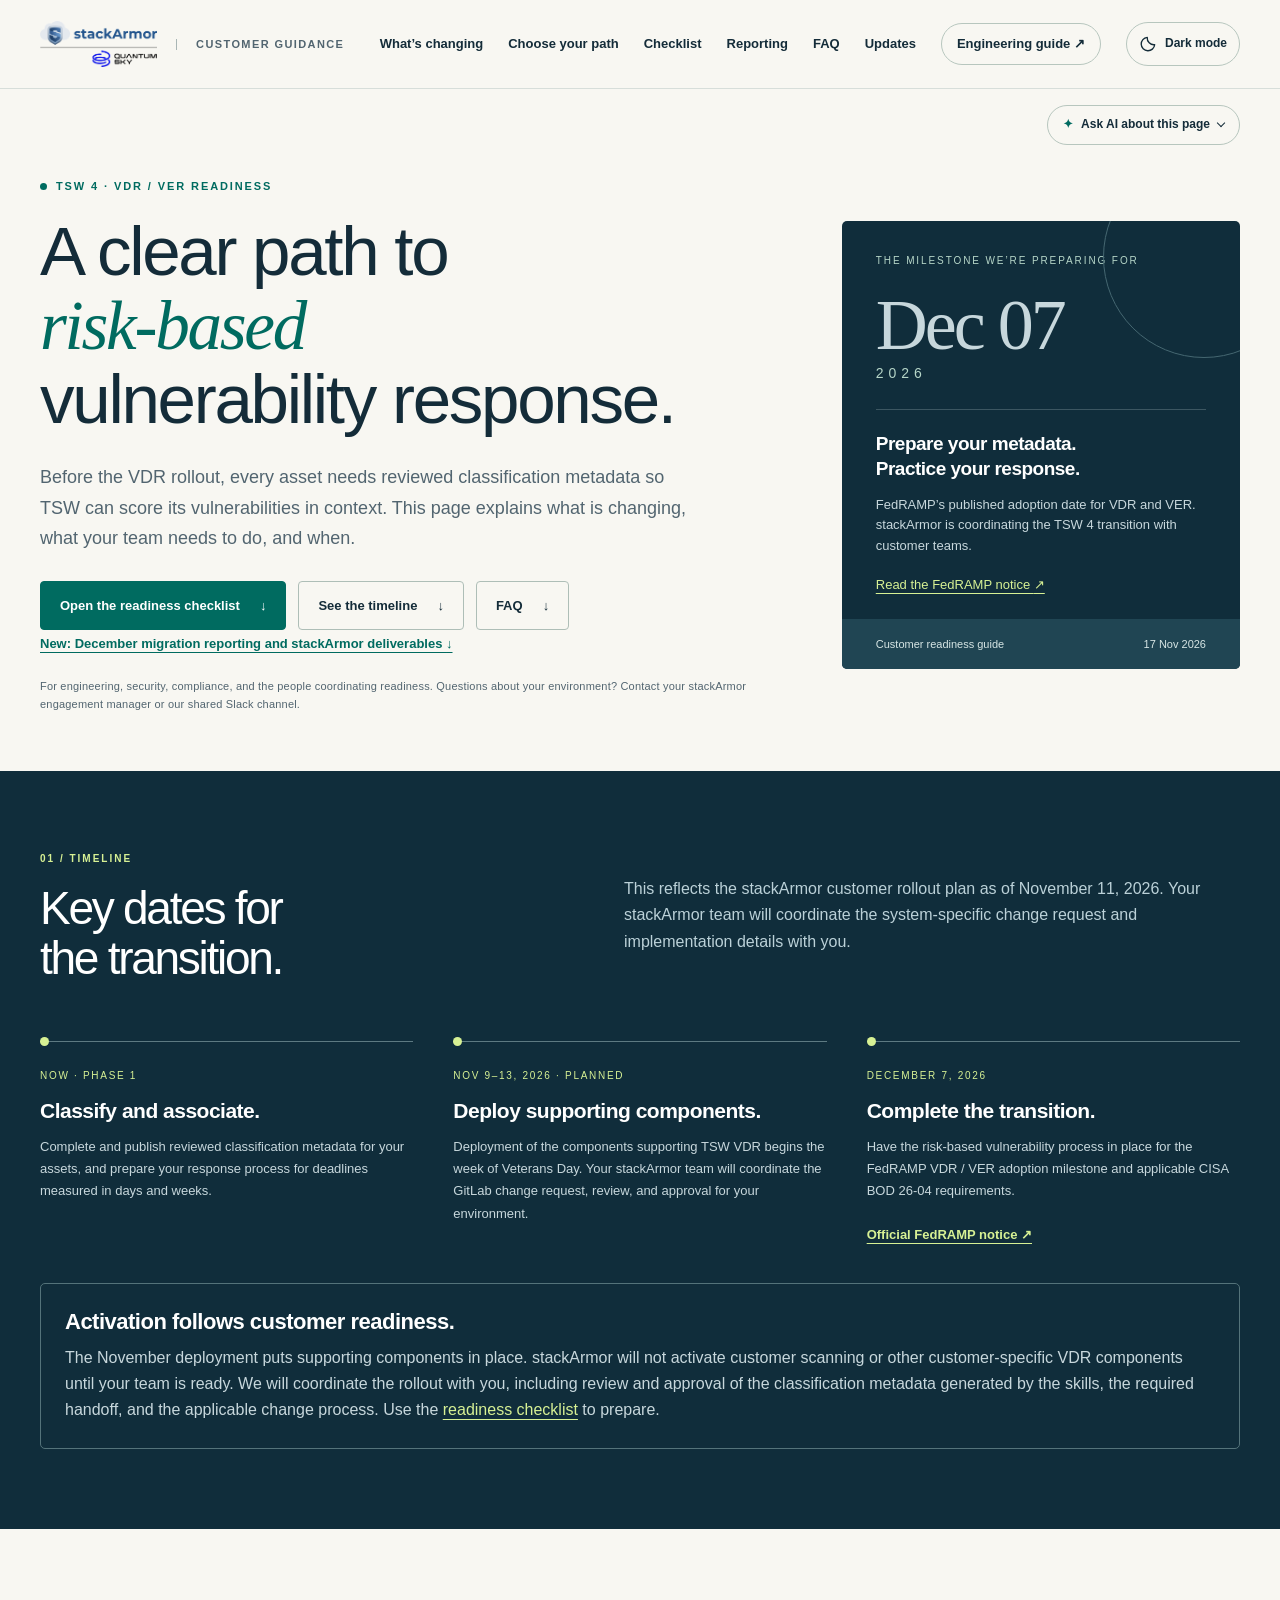
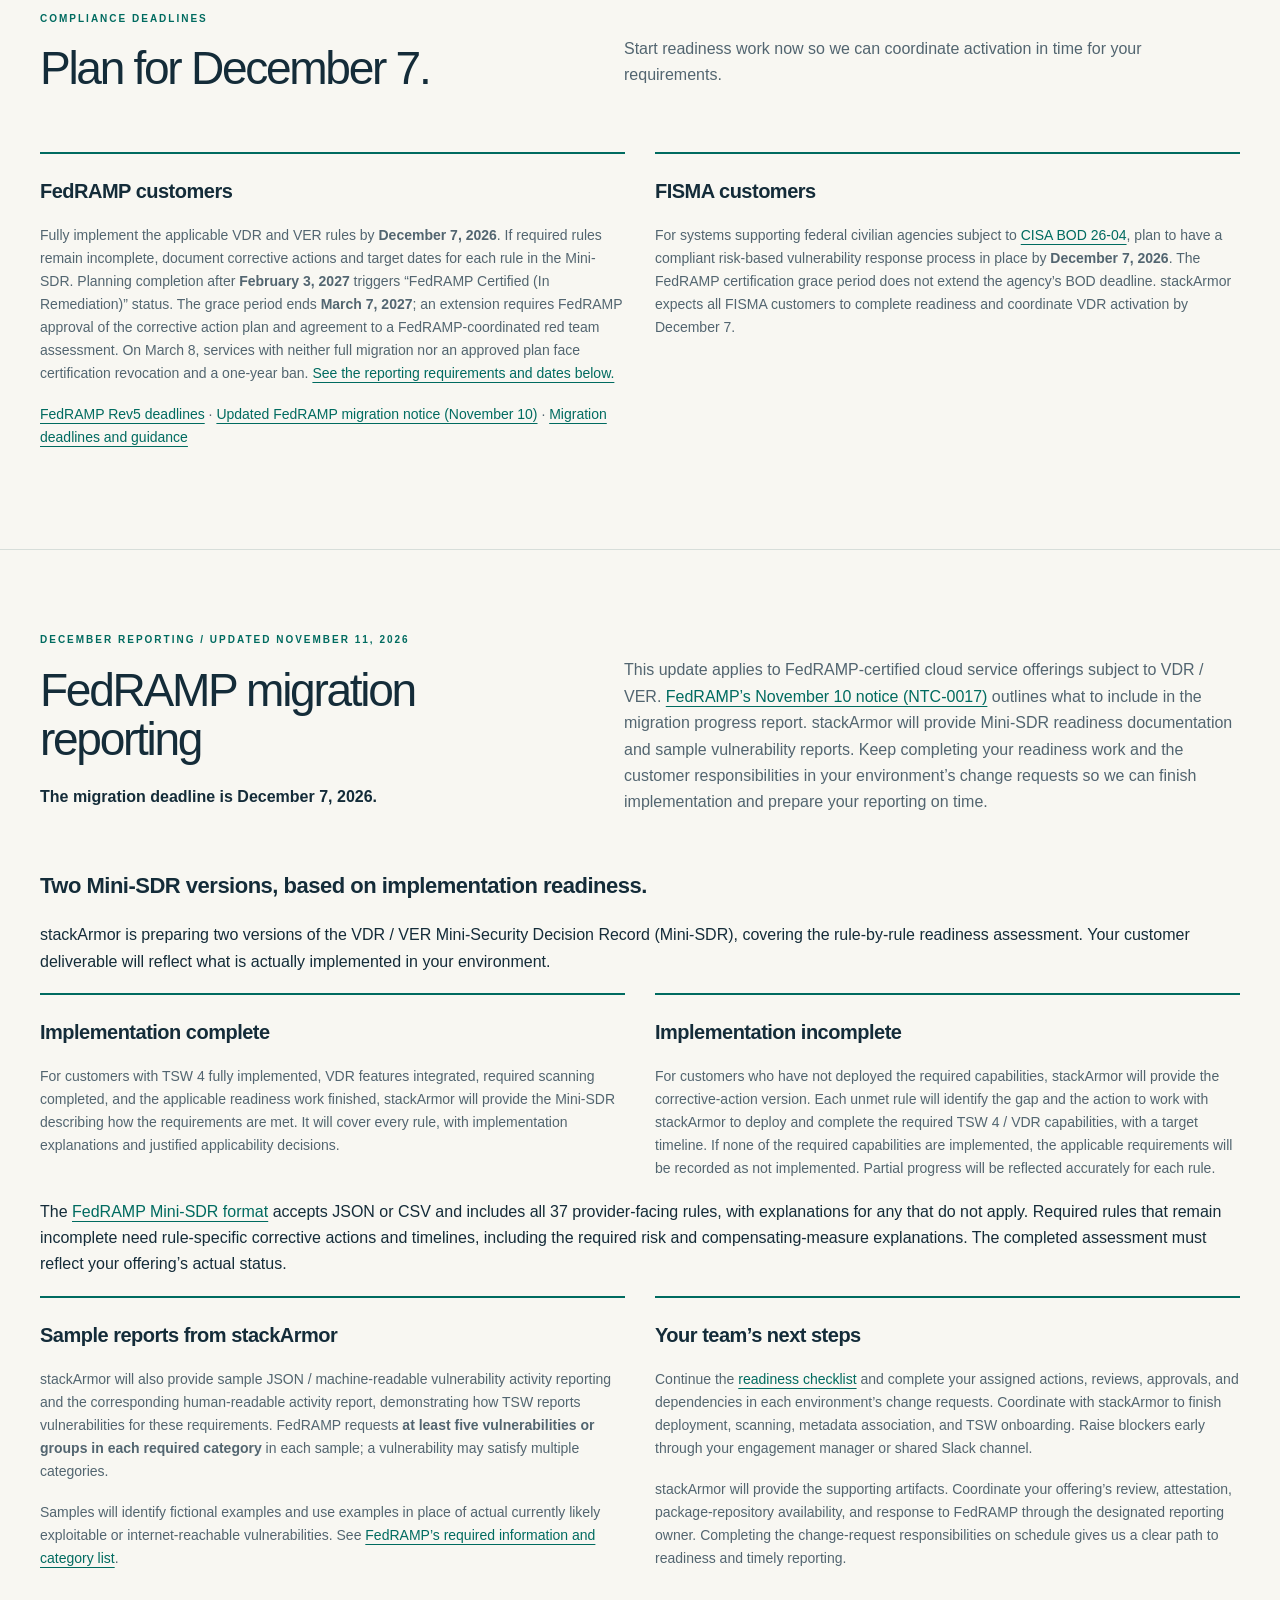
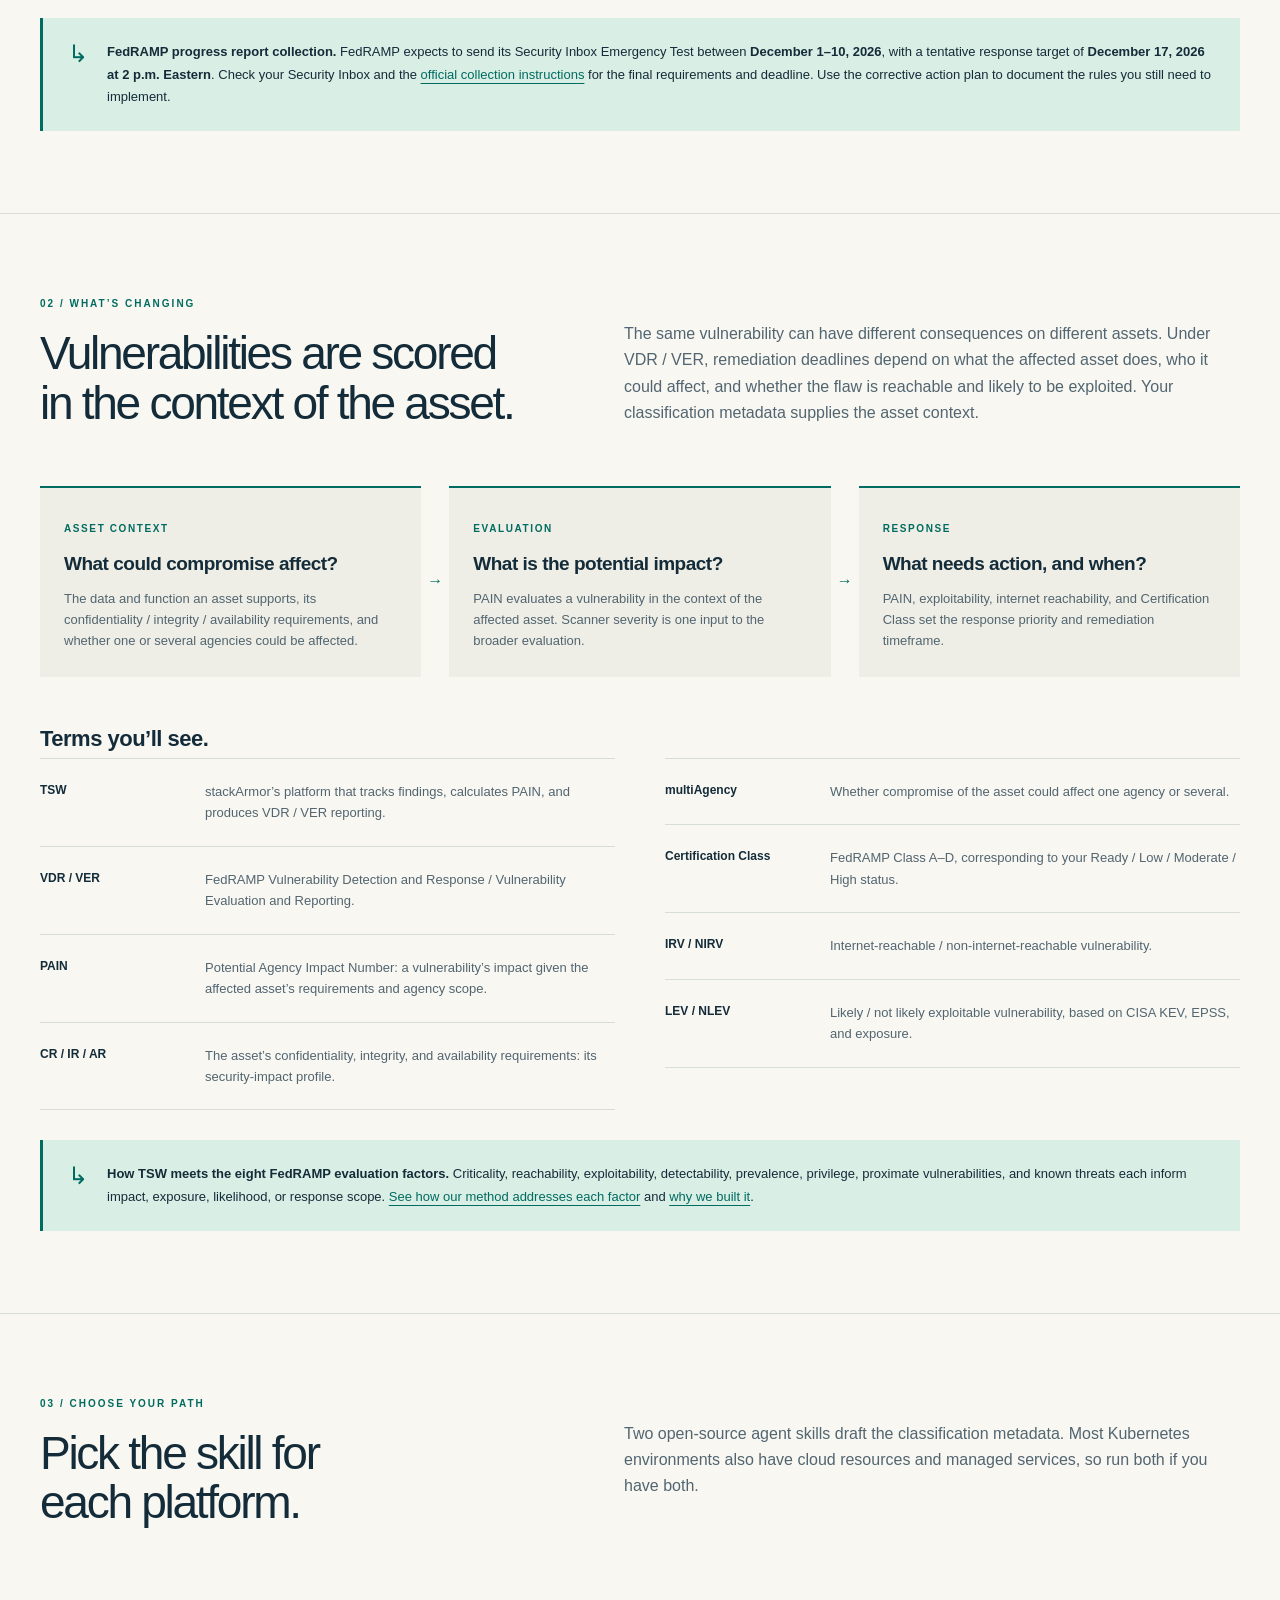
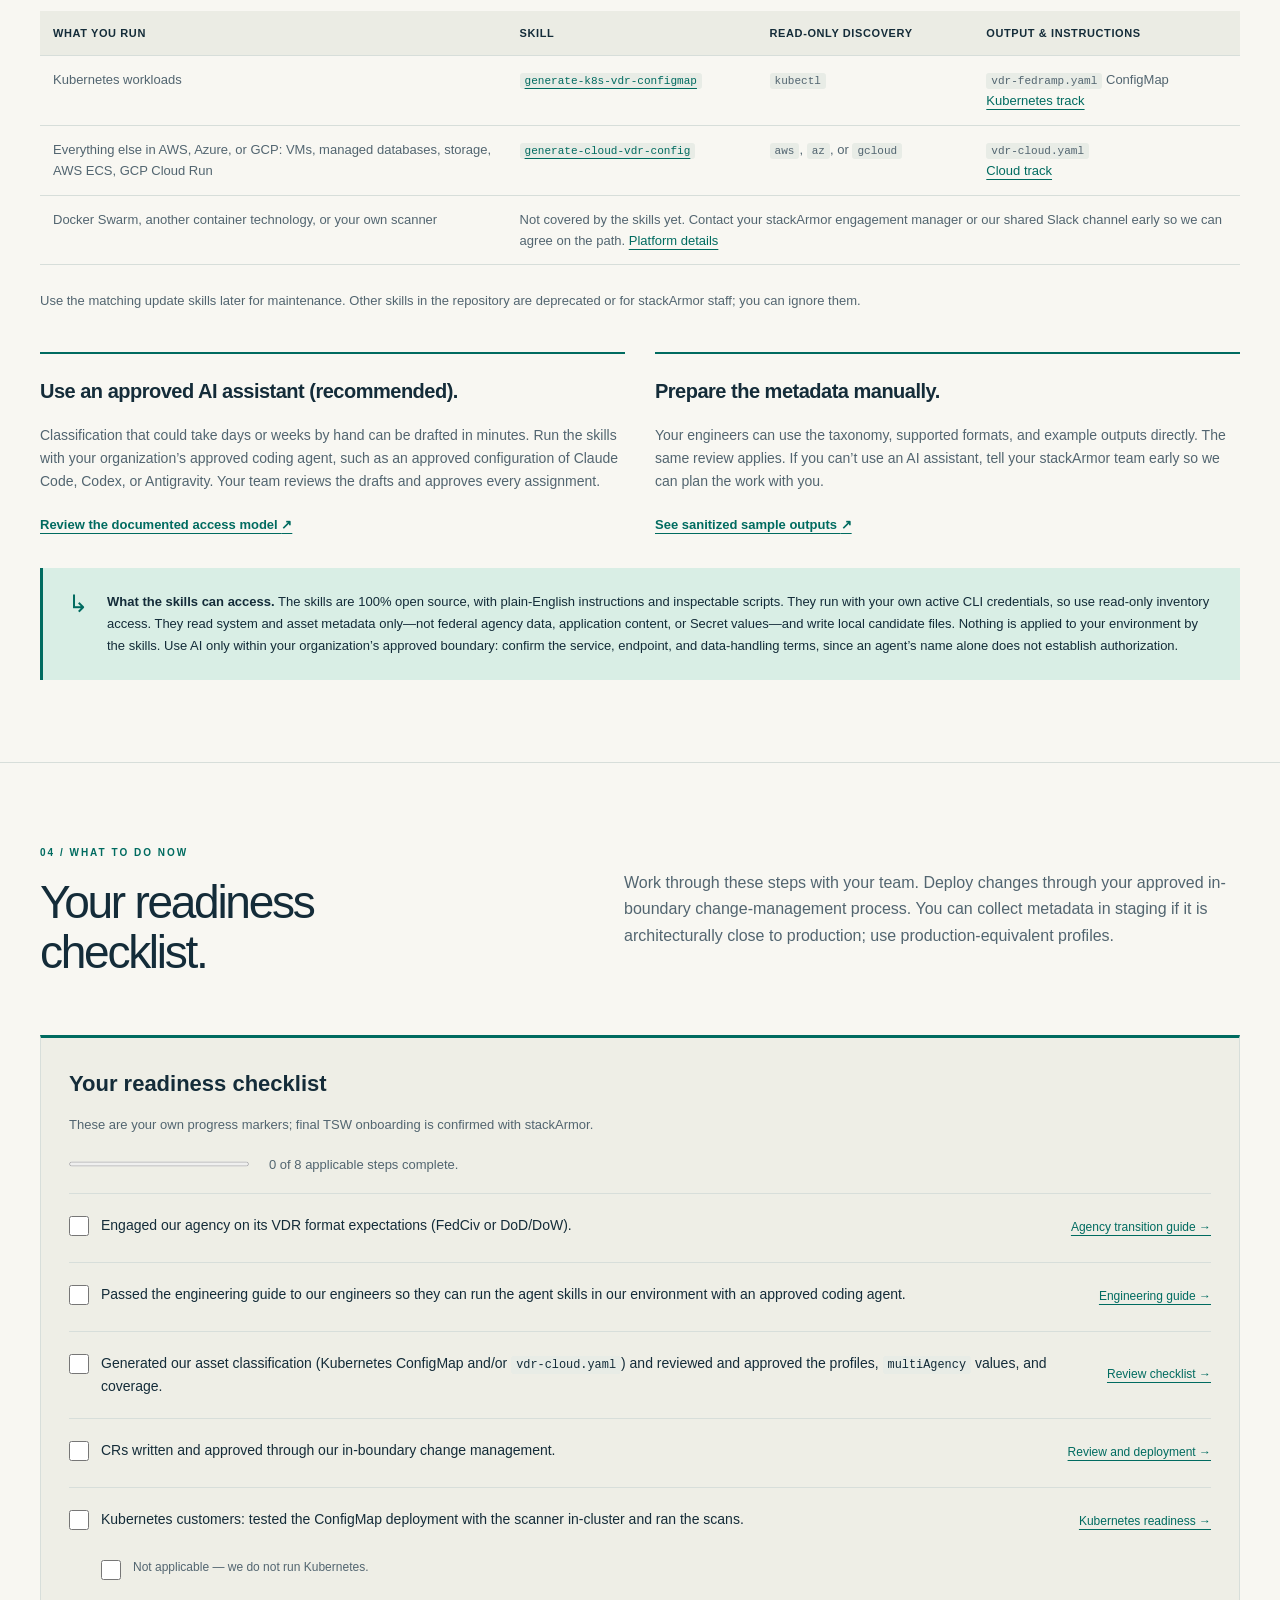
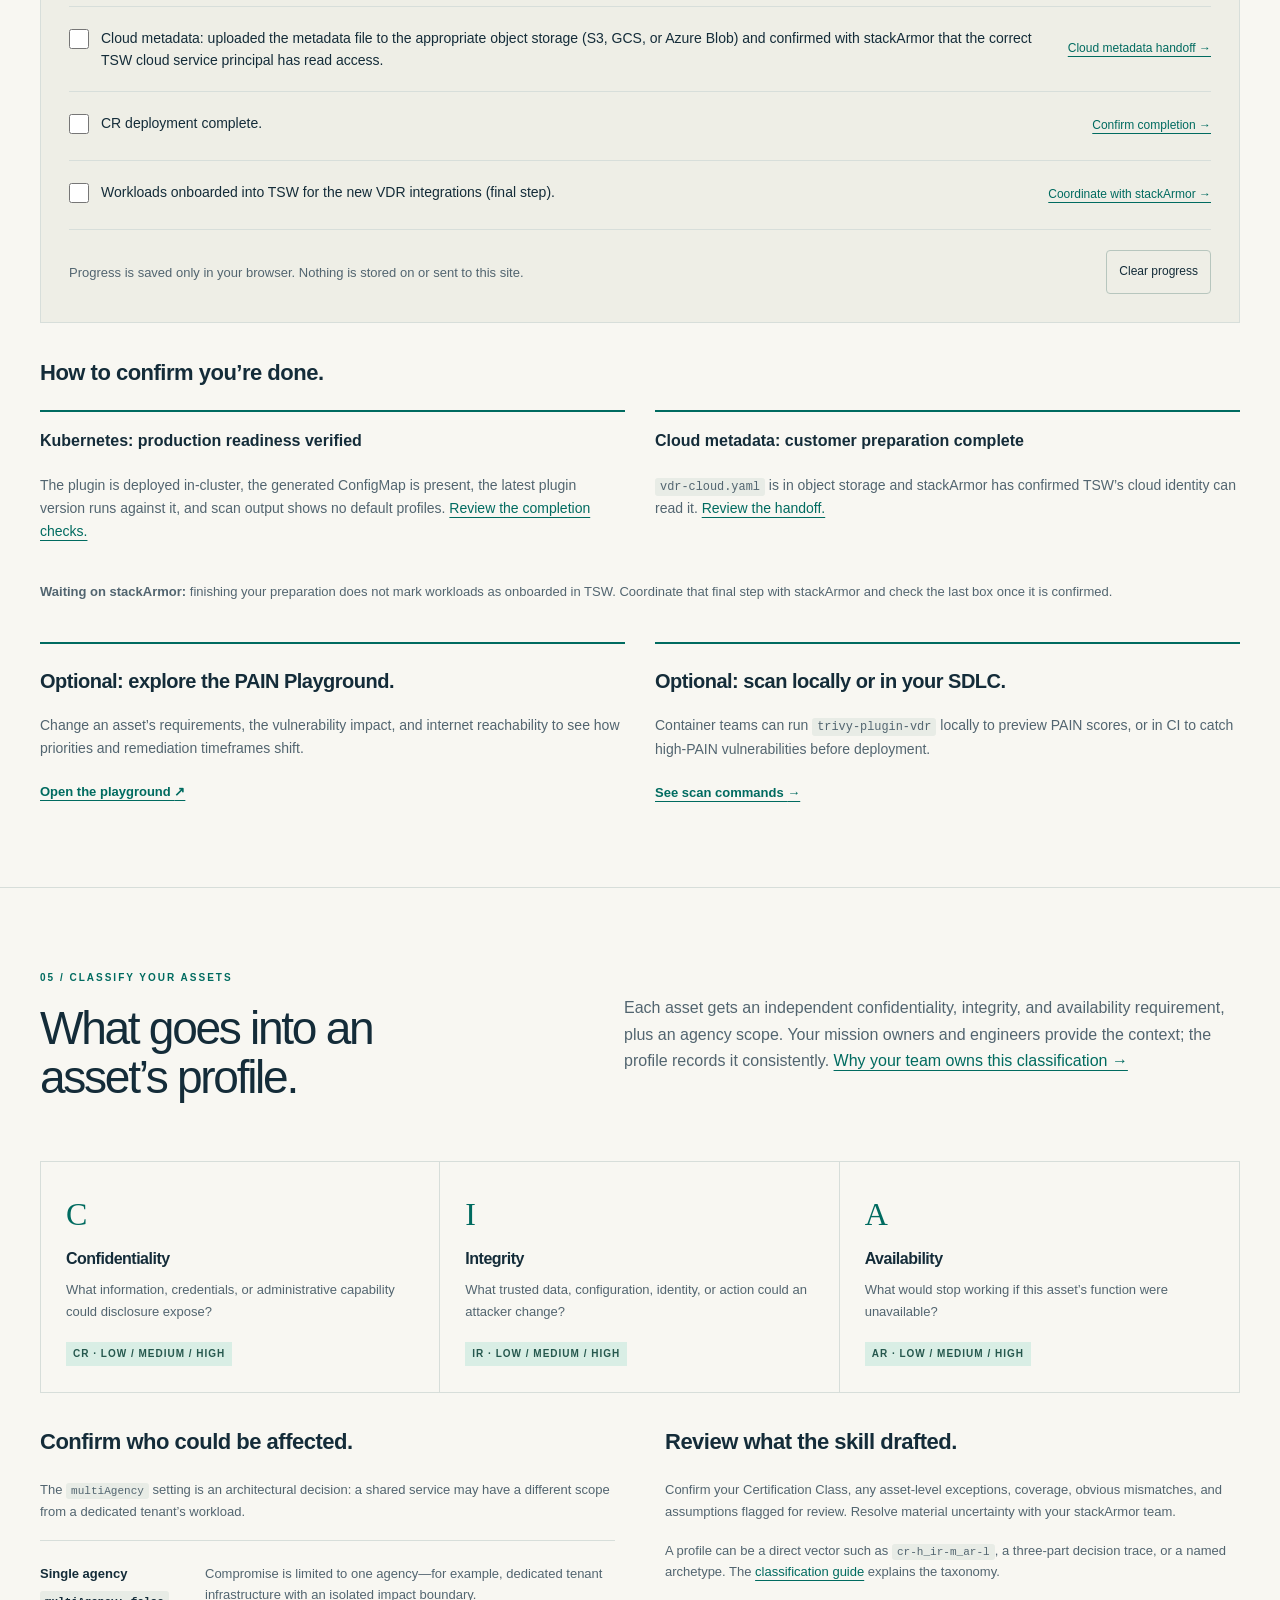
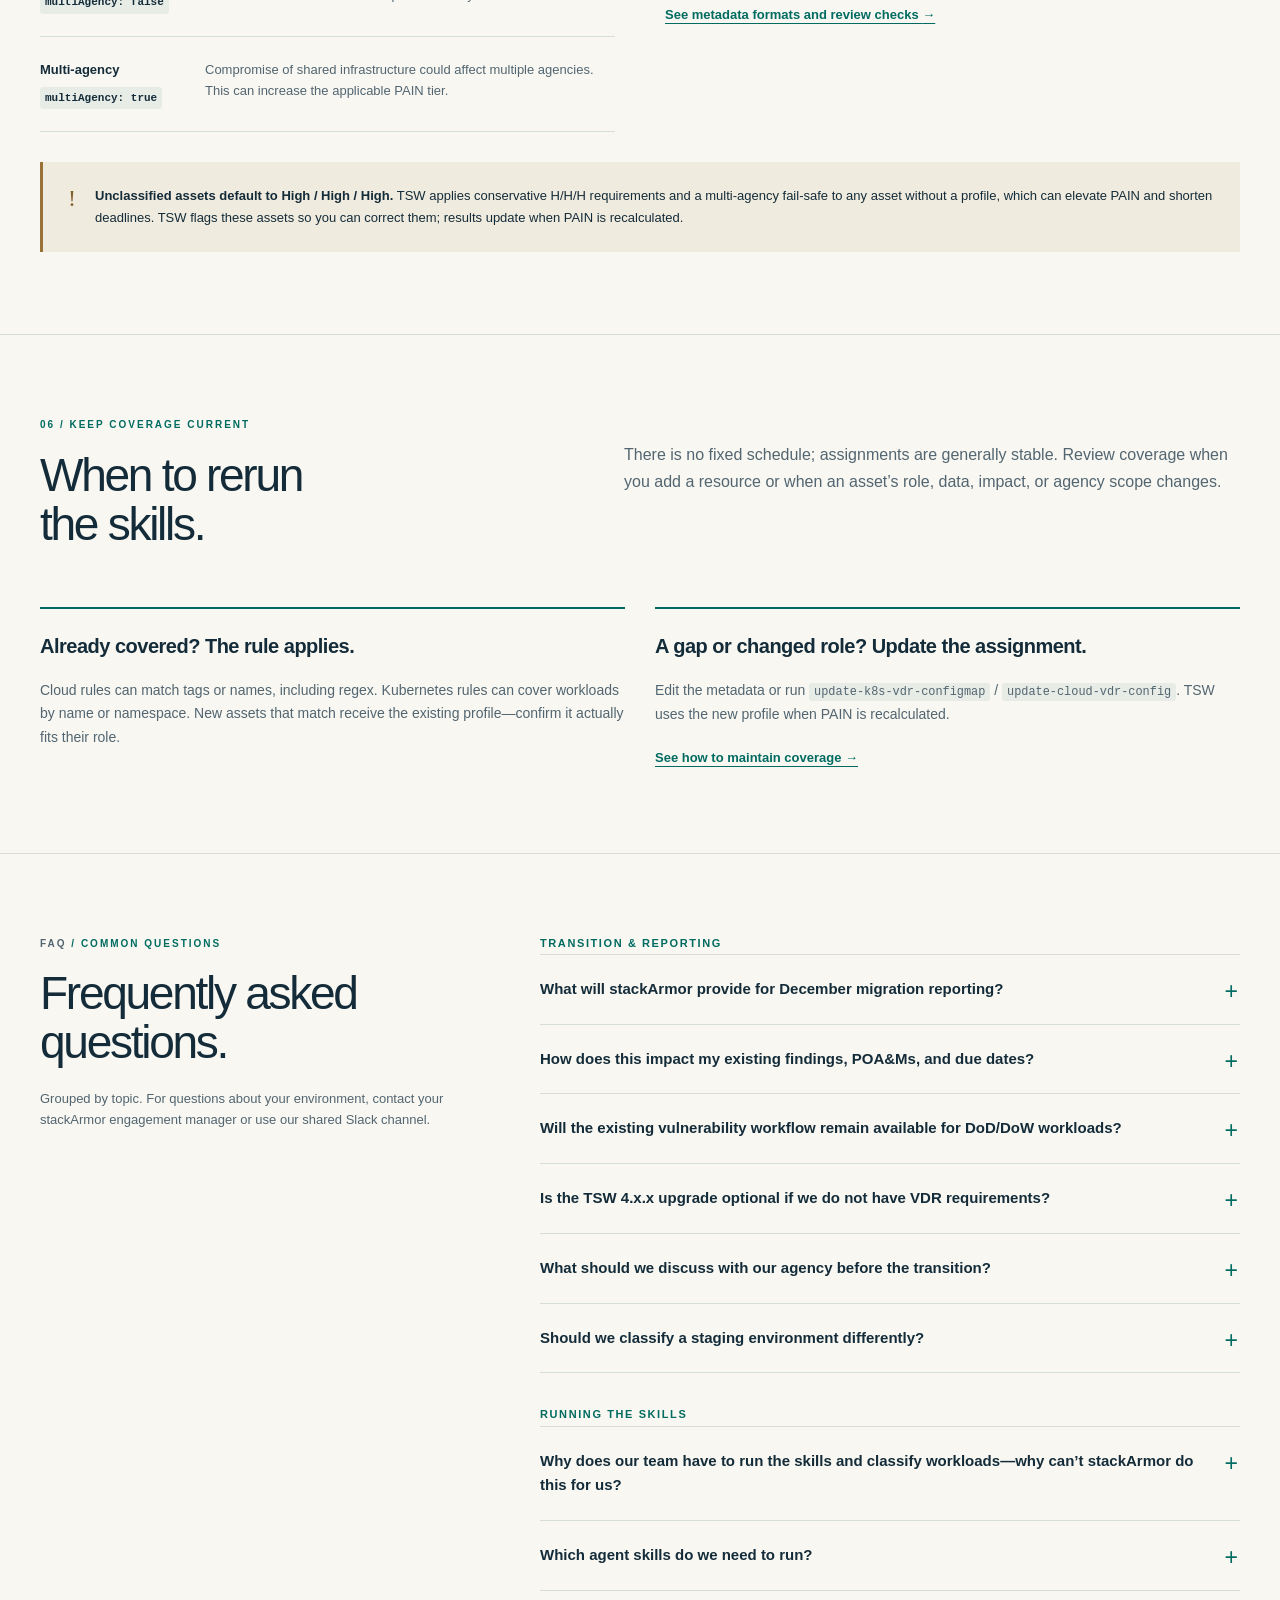
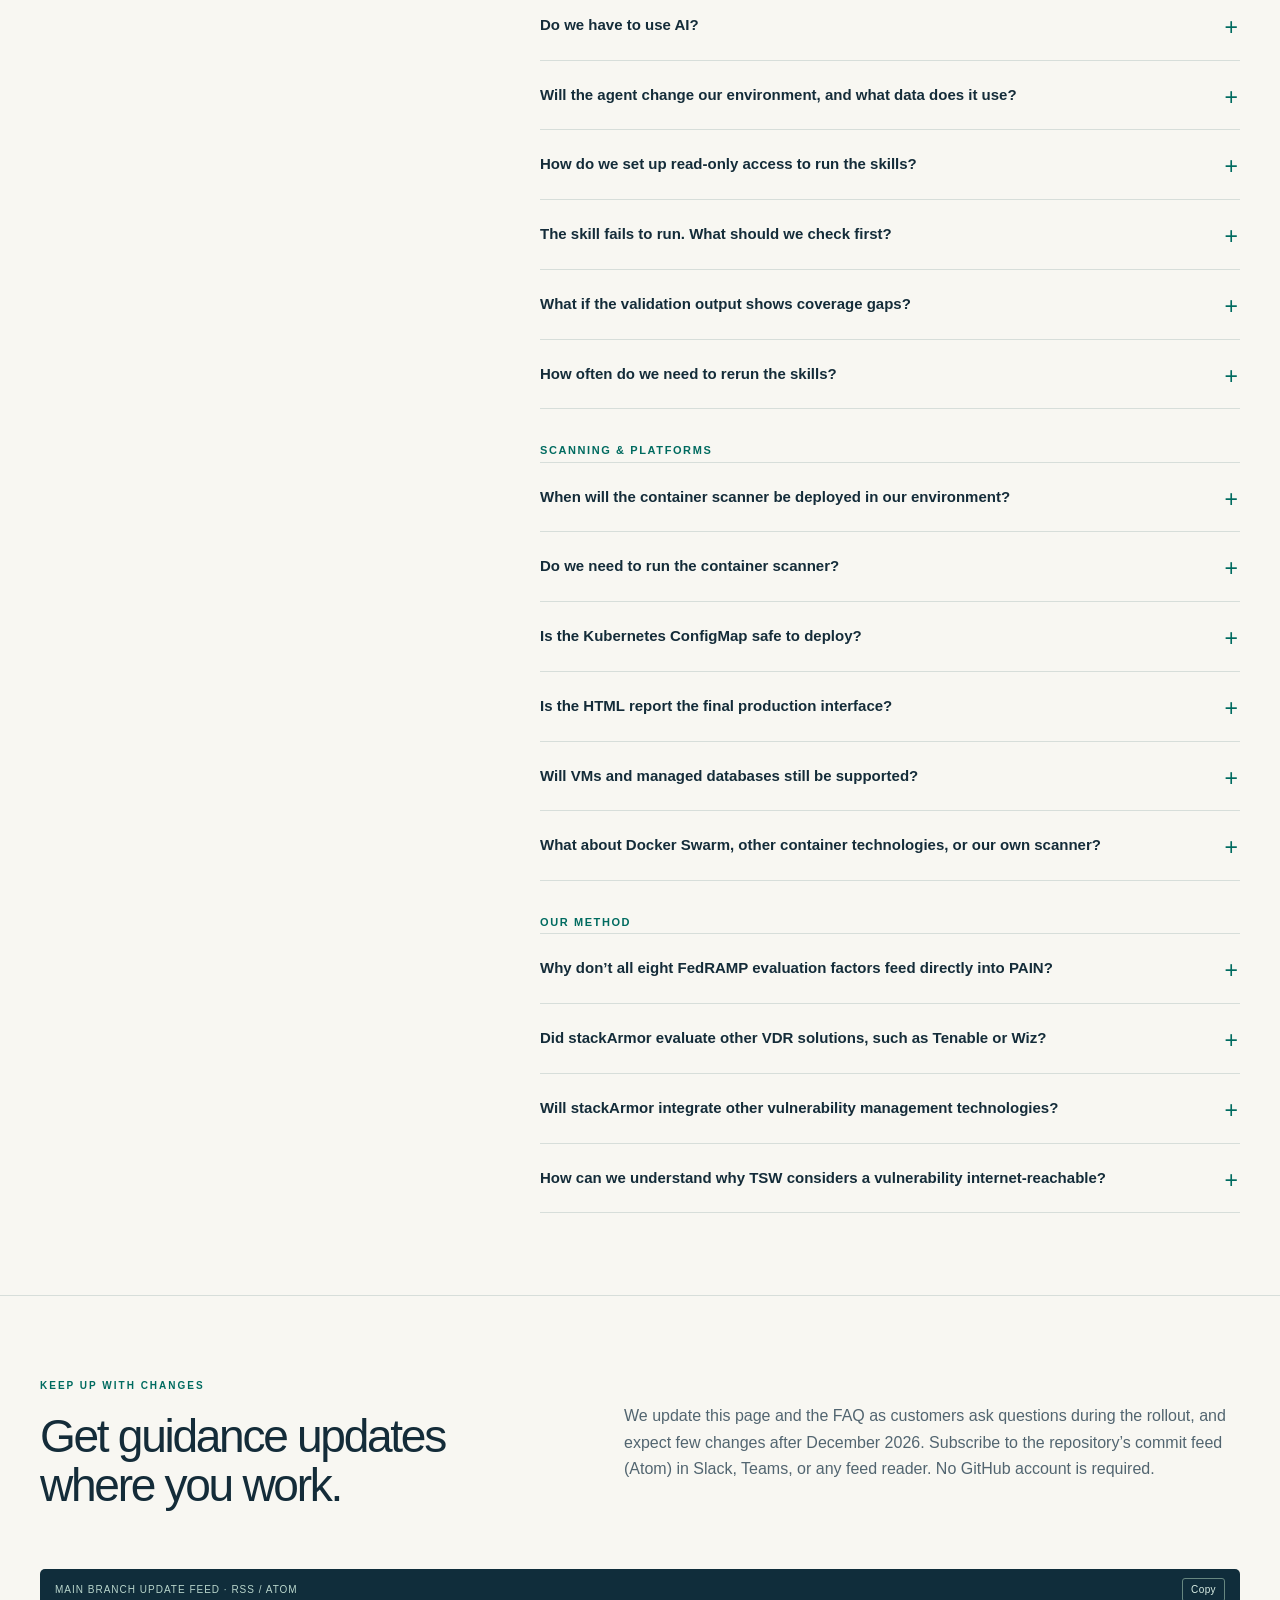
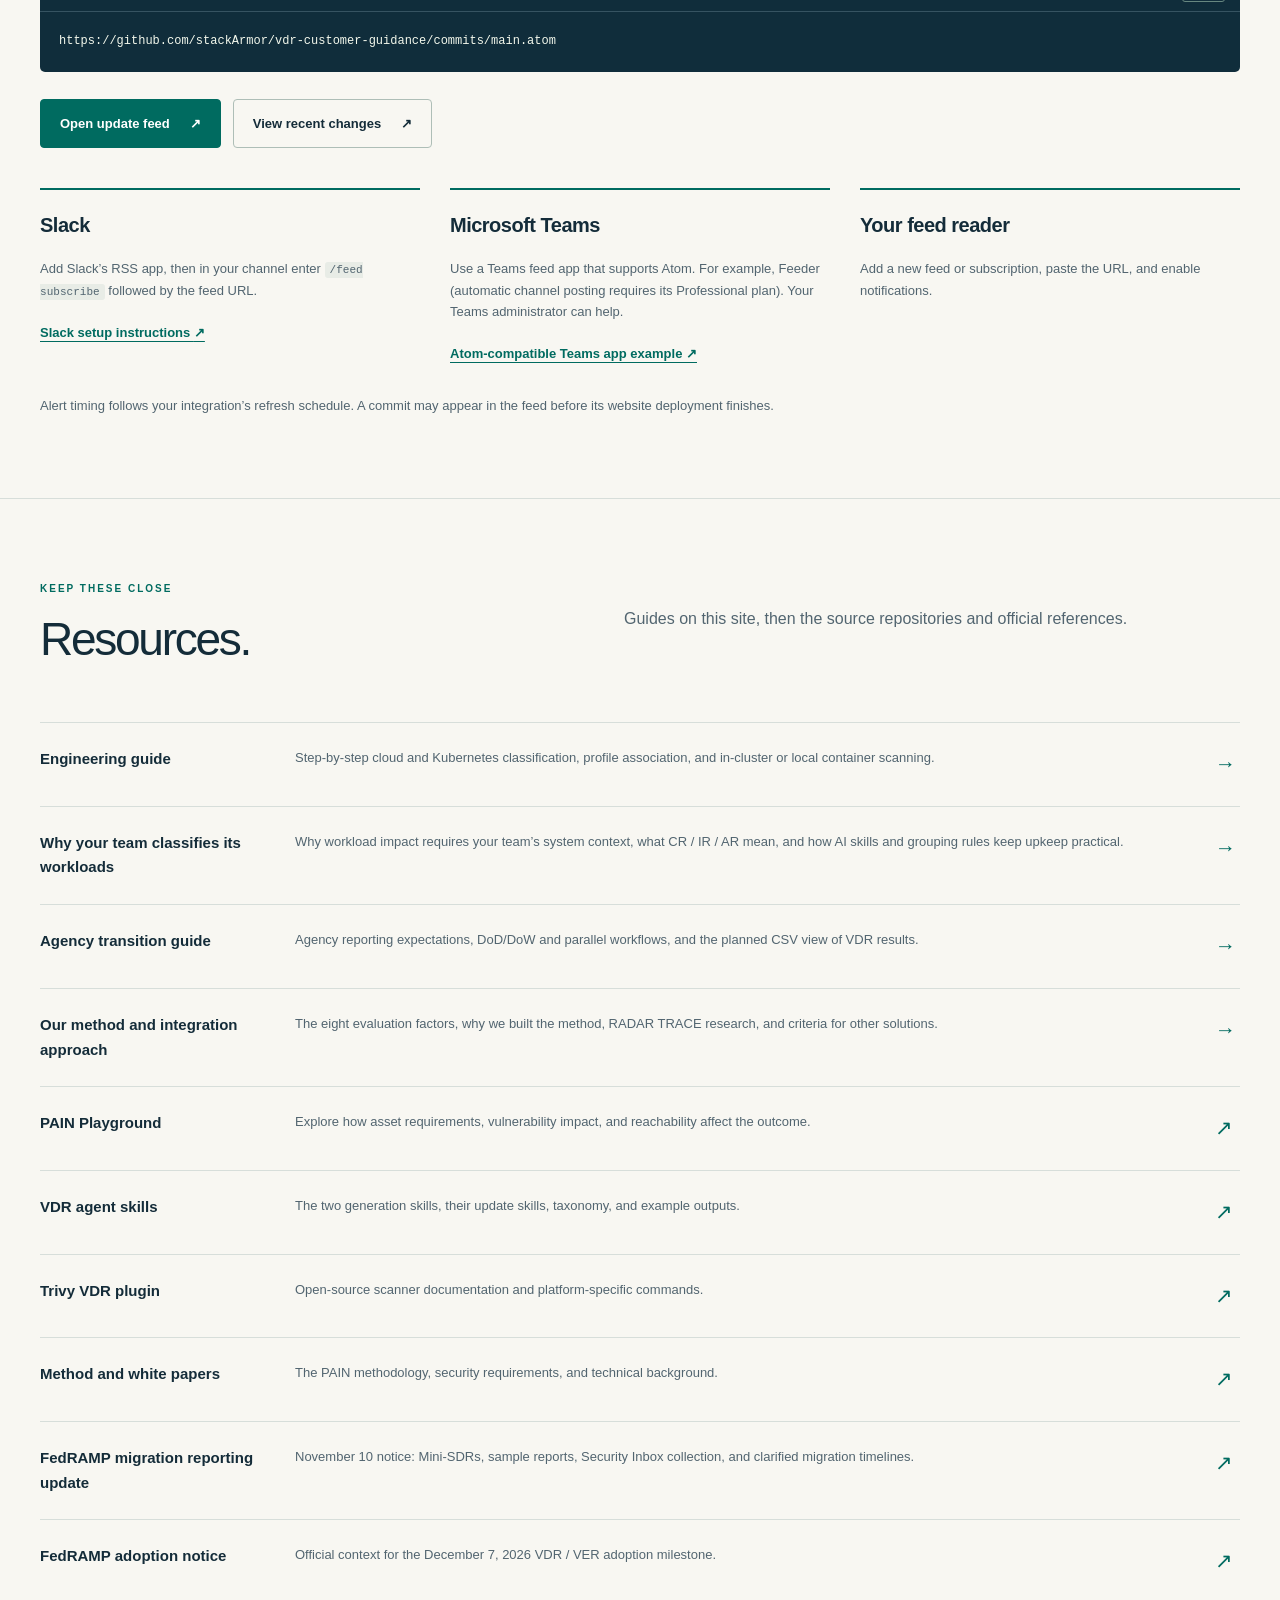
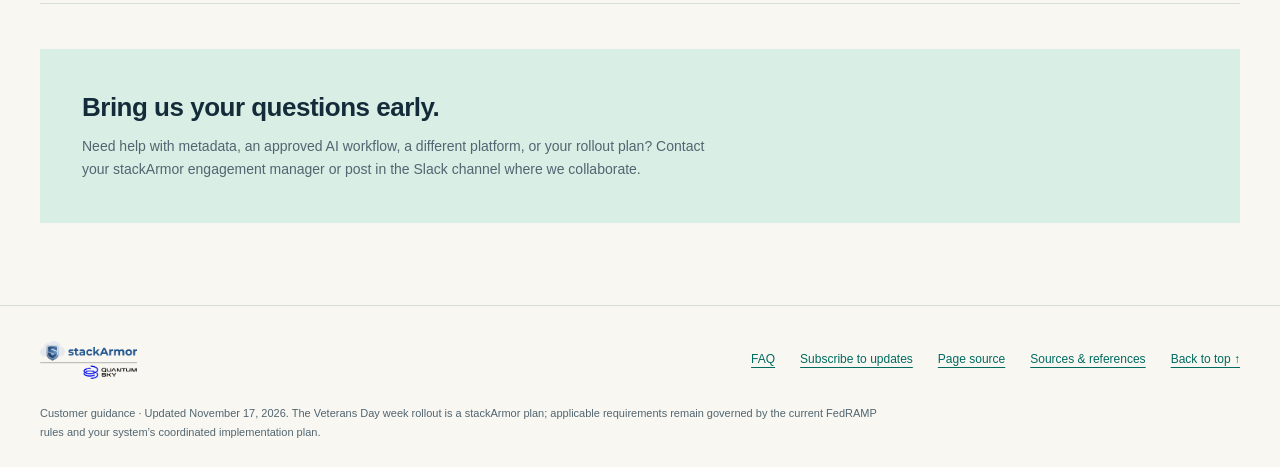
<file: index.html>
<!doctype html>
<html lang="en">
<head>
  <meta charset="utf-8">
  <meta name="viewport" content="width=device-width, initial-scale=1">
  <meta name="theme-color" content="#102d3b">
  <title>VDR / VER customer readiness | stackArmor</title>
  <meta name="description" content="Prepare for stackArmor TSW 4 and FedRAMP VDR/VER. Track readiness, verify Kubernetes metadata, and hand off cloud assignments for TSW onboarding.">
  <meta property="og:title" content="Your guide to VDR / VER readiness | stackArmor">
  <meta property="og:description" content="A browser-saved readiness checklist, Kubernetes verification, cloud metadata handoff, and answers to common VDR transition questions.">
  <meta property="og:type" content="website">
  <link rel="icon" href="assets/favicon.svg" type="image/svg+xml">
  <script src="assets/theme.js?v=7749bf7907d3"></script>
  <link rel="stylesheet" href="assets/site.css?v=e3aed76b6a4a">
  <link rel="alternate" type="application/atom+xml" title="stackArmor customer guidance — main branch updates" href="https://github.com/stackArmor/vdr-customer-guidance/commits/main.atom">
  <script defer src="assets/site.js?v=fd64253de602"></script>
</head>
<body>
  <a class="skip" href="#main">Skip to content</a>
  <header class="header">
    <div class="wrap header-inner">
      <a class="brand" href="./" aria-label="stackArmor customer guidance home"><img class="brand-logo brand-logo-light" src="assets/stackarmor-logo.png" alt="stackArmor" width="117" height="46"><img class="brand-logo brand-logo-dark" src="assets/stackarmor-logo-white.png" alt="stackArmor" width="117" height="46"><span class="brand-label">Customer guidance</span></a>
      <nav class="nav" aria-label="Main navigation">
        <a class="nav-context" href="#understand">What’s changing</a>
        <a class="nav-context" href="#choose-path">Choose your path</a>
        <a href="#get-started">Checklist</a>
        <a class="nav-context" href="#migration-reporting">Reporting</a>
        <a href="#questions">FAQ</a>
        <a href="#updates">Updates</a>
        <a class="nav-pill" href="engineer-guide.html">Engineering guide <span aria-hidden="true">↗</span></a>
      <button class="theme-toggle" type="button" data-theme-toggle aria-label="Dark mode" aria-pressed="false" title="Turn on dark mode" hidden><svg width="18" height="18" viewBox="0 0 24 24" fill="none" stroke="currentColor" stroke-width="1.8" stroke-linecap="round" stroke-linejoin="round" aria-hidden="true"><path d="M20.9 13A9 9 0 0 1 11 3.1 9 9 0 1 0 20.9 13Z"/></svg><span>Dark mode</span></button></nav>
    </div>
  </header>

  <main id="main">
    <div class="wrap ai-row"><details class="ai-menu" data-ai-menu><summary><span class="ai-spark" aria-hidden="true">✦</span> Ask AI about this page<span class="ai-caret" aria-hidden="true"></span></summary><div class="ai-panel"><p>Short on time? Open this page in an AI assistant to get a quick summary and ask questions in plain language.</p><div class="ai-links"><a href="https://claude.ai/new?q=Read%20this%20stackArmor%20VDR%20%2F%20VER%20customer%20guidance%20page%3A%20https%3A%2F%2Fstackarmor.github.io%2Fvdr-customer-guidance%2F%0A%0AStart%20with%20a%20short%20summary%20of%20what%20it%20covers%20and%20what%20my%20team%20needs%20to%20do.%20Then%20answer%20my%20follow-up%20questions%20using%20the%20page%20as%20your%20source%2C%20and%20tell%20me%20when%20something%20is%20not%20covered%20there." target="_blank" rel="noopener">Claude <span aria-hidden="true">↗</span></a><a href="https://chatgpt.com/?q=Read%20this%20stackArmor%20VDR%20%2F%20VER%20customer%20guidance%20page%3A%20https%3A%2F%2Fstackarmor.github.io%2Fvdr-customer-guidance%2F%0A%0AStart%20with%20a%20short%20summary%20of%20what%20it%20covers%20and%20what%20my%20team%20needs%20to%20do.%20Then%20answer%20my%20follow-up%20questions%20using%20the%20page%20as%20your%20source%2C%20and%20tell%20me%20when%20something%20is%20not%20covered%20there." target="_blank" rel="noopener">ChatGPT <span aria-hidden="true">↗</span></a></div><p class="ai-note">Opens in a new tab. You may need to sign in.</p></div></details></div>
    <section class="hero wrap" aria-labelledby="page-title">
      <div class="hero-grid">
        <div>
          <p class="eyebrow">TSW 4 · VDR / VER readiness</p>
          <h1 id="page-title">A clear path to<br><em>risk-based</em><br>vulnerability response.</h1>
          <p class="lede">Before the VDR rollout, every asset needs reviewed classification metadata so TSW can score its vulnerabilities in context. This page explains what is changing, what your team needs to do, and when.</p>
          <div class="actions">
            <a class="button" href="#get-started">Open the readiness checklist <span aria-hidden="true">↓</span></a>
            <a class="button secondary" href="#timeline">See the timeline <span aria-hidden="true">↓</span></a>
            <a class="button secondary" href="#questions">FAQ <span aria-hidden="true">↓</span></a>
          </div>
          <p><a class="text-link" href="#migration-reporting">New: December migration reporting and stackArmor deliverables <span aria-hidden="true">↓</span></a></p>
          <p class="hero-note">For engineering, security, compliance, and the people coordinating readiness. Questions about your environment? Contact your stackArmor engagement manager or our shared Slack channel.</p>
        </div>
        <aside class="date-panel" aria-label="Target milestone">
          <p class="label">The milestone we’re preparing for</p>
          <p class="date">Dec 07</p>
          <p class="year">2026</p>
          <div class="rule"></div>
          <h3>Prepare your metadata.<br>Practice your response.</h3>
          <p>FedRAMP’s published adoption date for VDR and VER. stackArmor is coordinating the TSW 4 transition with customer teams.</p>
          <p><a href="https://www.fedramp.gov/notices/0014/">Read the FedRAMP notice <span aria-hidden="true">↗</span></a></p>
          <div class="panel-bottom"><span>Customer readiness guide</span><span>17 Nov 2026</span></div>
        </aside>
      </div>
    </section>

    <section class="dark-section" id="timeline" aria-labelledby="timeline-title">
      <div class="wrap">
        <div class="section-heading"><div><p class="kicker">01 / Timeline</p><h2 id="timeline-title">Key dates for<br>the transition.</h2></div><div class="intro"><p>This reflects the stackArmor customer rollout plan as of November 11, 2026. Your stackArmor team will coordinate the system-specific change request and implementation details with you.</p></div></div>
        <div class="timeline">
          <div class="milestone"><p class="when">Now · Phase 1</p><h3>Classify and associate.</h3><p>Complete and publish reviewed classification metadata for your assets, and prepare your response process for deadlines measured in days and weeks.</p></div>
          <div class="milestone"><p class="when">Nov 9–13, 2026 · Planned</p><h3>Deploy supporting components.</h3><p>Deployment of the components supporting TSW VDR begins the week of Veterans Day. Your stackArmor team will coordinate the GitLab change request, review, and approval for your environment.</p></div>
          <div class="milestone"><p class="when">December 7, 2026</p><h3>Complete the transition.</h3><p>Have the risk-based vulnerability process in place for the FedRAMP VDR / VER adoption milestone and applicable CISA BOD 26-04 requirements.</p><a class="text-link" href="https://www.fedramp.gov/notices/0014/">Official FedRAMP notice <span aria-hidden="true">↗</span></a></div>
        </div>
        <div class="rollout-note"><h3>Activation follows customer readiness.</h3><p>The November deployment puts supporting components in place. stackArmor will not activate customer scanning or other customer-specific VDR components until your team is ready. We will coordinate the rollout with you, including review and approval of the classification metadata generated by the skills, the required handoff, and the applicable change process. Use the <a href="#get-started">readiness checklist</a> to prepare.</p></div>
      </div>
    </section>

    <section class="section" id="compliance-dates" aria-labelledby="compliance-dates-title">
      <div class="wrap">
        <div class="section-heading"><div><p class="kicker">Compliance deadlines</p><h2 id="compliance-dates-title">Plan for December 7.</h2></div><div class="intro"><p>Start readiness work now so we can coordinate activation in time for your requirements.</p></div></div>
        <div class="two-paths">
          <div class="path"><h3>FedRAMP customers</h3><p>Fully implement the applicable VDR and VER rules by <strong>December 7, 2026</strong>. If required rules remain incomplete, document corrective actions and target dates for each rule in the Mini-SDR. Planning completion after <strong>February 3, 2027</strong> triggers “FedRAMP Certified (In Remediation)” status. The grace period ends <strong>March 7, 2027</strong>; an extension requires FedRAMP approval of the corrective action plan and agreement to a FedRAMP-coordinated red team assessment. On March 8, services with neither full migration nor an approved plan face certification revocation and a one-year ban. <a href="#migration-reporting">See the reporting requirements and dates below.</a></p><p><a href="https://www.fedramp.gov/2026/providers/updating/deadlines/rev5/">FedRAMP Rev5 deadlines</a> · <a href="https://www.fedramp.gov/notices/0017/">Updated FedRAMP migration notice (November 10)</a> · <a href="https://www.fedramp.gov/vdr-migration/">Migration deadlines and guidance</a></p></div>
          <div class="path"><h3>FISMA customers</h3><p>For systems supporting federal civilian agencies subject to <a href="https://www.cisa.gov/news-events/directives/bod-26-04-prioritizing-security-updates-based-risk">CISA BOD 26-04</a>, plan to have a compliant risk-based vulnerability response process in place by <strong>December 7, 2026</strong>. The FedRAMP certification grace period does not extend the agency’s BOD deadline. stackArmor expects all FISMA customers to complete readiness and coordinate VDR activation by December 7.</p></div>
        </div>
      </div>
    </section>

    <section class="section" id="migration-reporting" aria-labelledby="migration-reporting-title">
      <div class="wrap">
        <div class="section-heading">
          <div>
            <p class="kicker">December reporting / Updated November 11, 2026</p>
            <h2 id="migration-reporting-title">FedRAMP migration reporting</h2>
            <p><strong>The migration deadline is December 7, 2026.</strong></p>
          </div>
          <div class="intro">
            <p>This update applies to FedRAMP-certified cloud service offerings subject to VDR / VER. <a href="https://www.fedramp.gov/notices/0017/">FedRAMP’s November 10 notice (NTC-0017)</a> outlines what to include in the migration progress report. stackArmor will provide Mini-SDR readiness documentation and sample vulnerability reports. Keep completing your readiness work and the customer responsibilities in your environment’s change requests so we can finish implementation and prepare your reporting on time.</p>
          </div>
        </div>
        <h3>Two Mini-SDR versions, based on implementation readiness.</h3>
        <p>stackArmor is preparing two versions of the VDR / VER Mini-Security Decision Record (Mini-SDR), covering the rule-by-rule readiness assessment. Your customer deliverable will reflect what is actually implemented in your environment.</p>
        <div class="two-paths">
          <div class="path"><h3>Implementation complete</h3><p>For customers with TSW 4 fully implemented, VDR features integrated, required scanning completed, and the applicable readiness work finished, stackArmor will provide the Mini-SDR describing how the requirements are met. It will cover every rule, with implementation explanations and justified applicability decisions.</p></div>
          <div class="path"><h3>Implementation incomplete</h3><p>For customers who have not deployed the required capabilities, stackArmor will provide the corrective-action version. Each unmet rule will identify the gap and the action to work with stackArmor to deploy and complete the required TSW 4 / VDR capabilities, with a target timeline. If none of the required capabilities are implemented, the applicable requirements will be recorded as not implemented. Partial progress will be reflected accurately for each rule.</p></div>
        </div>
        <p>The <a href="https://www.fedramp.gov/vdr-migration/schemas/">FedRAMP Mini-SDR format</a> accepts JSON or CSV and includes all 37 provider-facing rules, with explanations for any that do not apply. Required rules that remain incomplete need rule-specific corrective actions and timelines, including the required risk and compensating-measure explanations. The completed assessment must reflect your offering’s actual status.</p>
        <div class="two-paths">
          <div class="path"><h3>Sample reports from stackArmor</h3><p>stackArmor will also provide sample JSON / machine-readable vulnerability activity reporting and the corresponding human-readable activity report, demonstrating how TSW reports vulnerabilities for these requirements. FedRAMP requests <strong>at least five vulnerabilities or groups in each required category</strong> in each sample; a vulnerability may satisfy multiple categories.</p><p>Samples will identify fictional examples and use examples in place of actual currently likely exploitable or internet-reachable vulnerabilities. See <a href="https://www.fedramp.gov/vdr-migration/report/">FedRAMP’s required information and category list</a>.</p></div>
          <div class="path"><h3>Your team’s next steps</h3><p>Continue the <a href="#get-started">readiness checklist</a> and complete your assigned actions, reviews, approvals, and dependencies in each environment’s change requests. Coordinate with stackArmor to finish deployment, scanning, metadata association, and TSW onboarding. Raise blockers early through your engagement manager or shared Slack channel.</p><p>stackArmor will provide the supporting artifacts. Coordinate your offering’s review, attestation, package-repository availability, and response to FedRAMP through the designated reporting owner. Completing the change-request responsibilities on schedule gives us a clear path to readiness and timely reporting.</p></div>
        </div>
        <div class="notice"><span class="icon" aria-hidden="true">↳</span><p><strong>FedRAMP progress report collection.</strong> FedRAMP expects to send its Security Inbox Emergency Test between <strong>December 1–10, 2026</strong>, with a tentative response target of <strong>December 17, 2026 at 2 p.m. Eastern</strong>. Check your Security Inbox and the <a href="https://www.fedramp.gov/vdr-migration/emergency-test/">official collection instructions</a> for the final requirements and deadline. Use the corrective action plan to document the rules you still need to implement.</p></div>
      </div>
    </section>

    <section class="section" id="understand" aria-labelledby="understand-title">
      <div class="wrap">
        <div class="section-heading">
          <div><p class="kicker">02 / What’s changing</p><h2 id="understand-title">Vulnerabilities are scored<br>in the context of the asset.</h2></div>
          <div class="intro"><p>The same vulnerability can have different consequences on different assets. Under VDR / VER, remediation deadlines depend on what the affected asset does, who it could affect, and whether the flaw is reachable and likely to be exploited. Your classification metadata supplies the asset context.</p></div>
        </div>
        <div class="flow" aria-label="How asset context supports vulnerability response">
          <div class="flow-step"><small>ASSET CONTEXT</small><h3>What could compromise affect?</h3><p>The data and function an asset supports, its confidentiality / integrity / availability requirements, and whether one or several agencies could be affected.</p></div>
          <span class="flow-arrow" aria-hidden="true">→</span>
          <div class="flow-step"><small>EVALUATION</small><h3>What is the potential impact?</h3><p>PAIN evaluates a vulnerability in the context of the affected asset. Scanner severity is one input to the broader evaluation.</p></div>
          <span class="flow-arrow" aria-hidden="true">→</span>
          <div class="flow-step"><small>RESPONSE</small><h3>What needs action, and when?</h3><p>PAIN, exploitability, internet reachability, and Certification Class set the response priority and remediation timeframe.</p></div>
        </div>
        <h3 class="glossary-title" id="glossary">Terms you’ll see.</h3>
        <div class="split glossary">
          <div>
            <dl class="scope-options">
              <div class="scope-row"><dt>TSW</dt><dd>stackArmor’s platform that tracks findings, calculates PAIN, and produces VDR / VER reporting.</dd></div>
              <div class="scope-row"><dt>VDR / VER</dt><dd>FedRAMP Vulnerability Detection and Response / Vulnerability Evaluation and Reporting.</dd></div>
              <div class="scope-row"><dt>PAIN</dt><dd>Potential Agency Impact Number: a vulnerability’s impact given the affected asset’s requirements and agency scope.</dd></div>
              <div class="scope-row"><dt>CR / IR / AR</dt><dd>The asset’s confidentiality, integrity, and availability requirements: its security-impact profile.</dd></div>
            </dl>
          </div>
          <div>
            <dl class="scope-options">
              <div class="scope-row"><dt>multiAgency</dt><dd>Whether compromise of the asset could affect one agency or several.</dd></div>
              <div class="scope-row"><dt>Certification Class</dt><dd>FedRAMP Class A–D, corresponding to your Ready / Low / Moderate / High status.</dd></div>
              <div class="scope-row"><dt>IRV / NIRV</dt><dd>Internet-reachable / non-internet-reachable vulnerability.</dd></div>
              <div class="scope-row"><dt>LEV / NLEV</dt><dd>Likely / not likely exploitable vulnerability, based on CISA KEV, EPSS, and exposure.</dd></div>
            </dl>
          </div>
        </div>
        <div class="notice" id="evaluation-method"><span class="icon" aria-hidden="true">↳</span><p><strong>How TSW meets the eight FedRAMP evaluation factors.</strong> Criticality, reachability, exploitability, detectability, prevalence, privilege, proximate vulnerabilities, and known threats each inform impact, exposure, likelihood, or response scope. <a href="evaluation-method.html#factors">See how our method addresses each factor</a> and <a href="evaluation-method.html">why we built it</a>.</p></div>
      </div>
    </section>

    <section class="section" id="choose-path" aria-labelledby="choose-path-title">
      <div class="wrap">
        <div class="section-heading">
          <div><p class="kicker">03 / Choose your path</p><h2 id="choose-path-title">Pick the skill for<br>each platform.</h2></div>
          <div class="intro"><p>Two open-source agent skills draft the classification metadata. Most Kubernetes environments also have cloud resources and managed services, so run both if you have both.</p></div>
        </div>
        <div class="classification-paths" id="classification-paths">
          <div class="table-wrap"><table class="classification-table" aria-label="Classification path by platform"><thead><tr><th>What you run</th><th>Skill</th><th>Read-only discovery</th><th>Output &amp; instructions</th></tr></thead><tbody>
            <tr><td>Kubernetes workloads</td><td><a href="https://github.com/stackArmor/vdr-agent-skills/blob/main/skills/generate-k8s-vdr-configmap/SKILL.md"><code>generate-k8s-vdr-configmap</code></a></td><td><code>kubectl</code></td><td><code>vdr-fedramp.yaml</code> ConfigMap<br><a href="engineer-guide.html#prepare">Kubernetes track</a></td></tr>
            <tr><td>Everything else in AWS, Azure, or GCP: VMs, managed databases, storage, AWS ECS, GCP Cloud Run</td><td><a href="https://github.com/stackArmor/vdr-agent-skills/blob/main/skills/generate-cloud-vdr-config/SKILL.md"><code>generate-cloud-vdr-config</code></a></td><td><code>aws</code>, <code>az</code>, or <code>gcloud</code></td><td><code>vdr-cloud.yaml</code><br><a href="engineer-guide.html#cloud-config">Cloud track</a></td></tr>
            <tr><td>Docker Swarm, another container technology, or your own scanner</td><td colspan="3">Not covered by the skills yet. Contact your stackArmor engagement manager or our shared Slack channel early so we can agree on the path. <a href="engineer-guide.html#other-platforms">Platform details</a></td></tr>
          </tbody></table></div>
          <p class="small">Use the matching update skills later for maintenance. Other skills in the repository are deprecated or for stackArmor staff; you can ignore them.</p>
        </div>
        <div class="two-paths" id="ai">
          <div class="path"><h3>Use an approved AI assistant (recommended).</h3><p>Classification that could take days or weeks by hand can be drafted in minutes. Run the skills with your organization’s approved coding agent, such as an approved configuration of Claude Code, Codex, or Antigravity. Your team reviews the drafts and approves every assignment.</p><a class="text-link" href="https://github.com/stackArmor/vdr-agent-skills#least-privilege-permissions">Review the documented access model <span aria-hidden="true">↗</span></a></div>
          <div class="path"><h3>Prepare the metadata manually.</h3><p>Your engineers can use the taxonomy, supported formats, and example outputs directly. The same review applies. If you can’t use an AI assistant, tell your stackArmor team early so we can plan the work with you.</p><a class="text-link" href="https://github.com/stackArmor/vdr-agent-skills/tree/main/example-outputs">See sanitized sample outputs <span aria-hidden="true">↗</span></a></div>
        </div>
        <div class="notice" id="skills-safety"><span class="icon" aria-hidden="true">↳</span><p><strong>What the skills can access.</strong> The skills are 100% open source, with plain-English instructions and inspectable scripts. They run with your own active CLI credentials, so use read-only inventory access. They read system and asset metadata only—not federal agency data, application content, or Secret values—and write local candidate files. Nothing is applied to your environment by the skills. Use AI only within your organization’s approved boundary: confirm the service, endpoint, and data-handling terms, since an agent’s name alone does not establish authorization.</p></div>
      </div>
    </section>

    <section class="section" id="get-started" aria-labelledby="get-started-title">
      <div class="wrap" id="pilot">
        <div class="section-heading">
          <div><p class="kicker">04 / What to do now</p><h2 id="get-started-title">Your readiness<br>checklist.</h2></div>
          <div class="intro"><p>Work through these steps with your team. Deploy changes through your approved in-boundary change-management process. You can collect metadata in staging if it is architecturally close to production; use production-equivalent profiles.</p></div>
        </div>
        <div class="readiness-card" data-readiness-checklist>
          <fieldset>
            <legend>Your readiness checklist</legend>
            <p class="small">These are your own progress markers; final TSW onboarding is confirmed with stackArmor.</p>
            <div class="readiness-progress"><progress max="8" value="0" data-readiness-progress aria-label="Readiness checklist progress"></progress><p class="small" data-readiness-status role="status" aria-live="polite">0 of 8 applicable steps complete.</p></div>
            <ol class="readiness-list">
              <li><label class="readiness-label"><input type="checkbox" data-readiness-step="agency"><span>Engaged our agency on its VDR format expectations (FedCiv or DoD/DoW).</span></label><a href="agency-transition.html">Agency transition guide →</a></li>
              <li><label class="readiness-label"><input type="checkbox" data-readiness-step="engineering"><span>Passed the engineering guide to our engineers so they can run the agent skills in our environment with an approved coding agent.</span></label><a href="engineer-guide.html">Engineering guide →</a></li>
              <li><label class="readiness-label"><input type="checkbox" data-readiness-step="classification"><span>Generated our asset classification (Kubernetes ConfigMap and/or <code>vdr-cloud.yaml</code>) and reviewed and approved the profiles, <code>multiAgency</code> values, and coverage.</span></label><a href="engineer-guide.html#review">Review checklist →</a></li>
              <li><label class="readiness-label"><input type="checkbox" data-readiness-step="change-approved"><span>CRs written and approved through our in-boundary change management.</span></label><a href="engineer-guide.html#review">Review and deployment →</a></li>
              <li><label class="readiness-label"><input type="checkbox" data-readiness-step="kubernetes-test"><span>Kubernetes customers: tested the ConfigMap deployment with the scanner in-cluster and ran the scans.</span></label><a href="engineer-guide.html#production-ready">Kubernetes readiness →</a><label class="readiness-na"><input type="checkbox" data-readiness-na="kubernetes-test"><span>Not applicable — we do not run Kubernetes.</span></label></li>
              <li><label class="readiness-label"><input type="checkbox" data-readiness-step="cloud-metadata"><span>Cloud metadata: uploaded the metadata file to the appropriate object storage (S3, GCS, or Azure Blob) and confirmed with stackArmor that the correct TSW cloud service principal has read access.</span></label><a href="engineer-guide.html#cloud-handoff">Cloud metadata handoff →</a></li>
              <li><label class="readiness-label"><input type="checkbox" data-readiness-step="change-deployed"><span>CR deployment complete.</span></label><a href="engineer-guide.html#production-ready">Confirm completion →</a></li>
              <li><label class="readiness-label"><input type="checkbox" data-readiness-step="tsw-onboarding"><span>Workloads onboarded into TSW for the new VDR integrations (final step).</span></label><a href="engineer-guide.html#handoff">Coordinate with stackArmor →</a></li>
            </ol>
            <div class="readiness-footer"><p class="small">Progress is saved only in your browser. Nothing is stored on or sent to this site.</p><button class="readiness-reset" type="button" data-readiness-reset>Clear progress</button></div>
            <p class="small" data-readiness-storage role="status" hidden>Progress cannot be saved in this browser. You can still use the checklist for this visit.</p>
            <noscript><p class="small">Enable JavaScript to save progress and use the “Not applicable” control. You can still read the steps without it.</p></noscript>
          </fieldset>
        </div>
        <div id="readiness-done" class="readiness-done">
          <h3>How to confirm you’re done.</h3>
          <div class="two-paths">
            <div class="path"><h4>Kubernetes: production readiness verified</h4><p>The plugin is deployed in-cluster, the generated ConfigMap is present, the latest plugin version runs against it, and scan output shows no default profiles. <a href="engineer-guide.html#production-ready">Review the completion checks.</a></p></div>
            <div class="path"><h4>Cloud metadata: customer preparation complete</h4><p><code>vdr-cloud.yaml</code> is in object storage and stackArmor has confirmed TSW’s cloud identity can read it. <a href="engineer-guide.html#cloud-handoff">Review the handoff.</a></p></div>
          </div>
          <p class="small"><strong>Waiting on stackArmor:</strong> finishing your preparation does not mark workloads as onboarded in TSW. Coordinate that final step with stackArmor and check the last box once it is confirmed.</p>
        </div>
        <div class="two-paths" id="optional">
          <div class="path"><h3>Optional: explore the PAIN Playground.</h3><p>Change an asset’s requirements, the vulnerability impact, and internet reachability to see how priorities and remediation timeframes shift.</p><a class="text-link" href="https://stackarmor.github.io/rfc-fedramp-vdr/pain-playground.html">Open the playground <span aria-hidden="true">↗</span></a></div>
          <div class="path"><h3>Optional: scan locally or in your SDLC.</h3><p>Container teams can run <code>trivy-plugin-vdr</code> locally to preview PAIN scores, or in CI to catch high-PAIN vulnerabilities before deployment.</p><a class="text-link" href="engineer-guide.html#scan">See scan commands <span aria-hidden="true">→</span></a></div>
        </div>
      </div>
    </section>

    <section class="section" id="classification" aria-labelledby="classification-title">
      <div class="wrap">
        <div class="section-heading">
          <div><p class="kicker">05 / Classify your assets</p><h2 id="classification-title">What goes into an<br>asset’s profile.</h2></div>
          <div class="intro"><p>Each asset gets an independent confidentiality, integrity, and availability requirement, plus an agency scope. Your mission owners and engineers provide the context; the profile records it consistently. <a href="workload-classification.html">Why your team owns this classification →</a></p></div>
        </div>
        <div class="profile-grid">
          <div class="profile-item"><div class="initial">C</div><h3>Confidentiality</h3><p>What information, credentials, or administrative capability could disclosure expose?</p><span class="level">CR · LOW / MEDIUM / HIGH</span></div>
          <div class="profile-item"><div class="initial">I</div><h3>Integrity</h3><p>What trusted data, configuration, identity, or action could an attacker change?</p><span class="level">IR · LOW / MEDIUM / HIGH</span></div>
          <div class="profile-item"><div class="initial">A</div><h3>Availability</h3><p>What would stop working if this asset’s function were unavailable?</p><span class="level">AR · LOW / MEDIUM / HIGH</span></div>
        </div>
        <div class="split">
          <div><h3>Confirm who could be affected.</h3><p class="small">The <code>multiAgency</code> setting is an architectural decision: a shared service may have a different scope from a dedicated tenant’s workload.</p>
            <dl class="scope-options">
              <div class="scope-row"><dt>Single agency<br><code>multiAgency: false</code></dt><dd>Compromise is limited to one agency—for example, dedicated tenant infrastructure with an isolated impact boundary.</dd></div>
              <div class="scope-row"><dt>Multi-agency<br><code>multiAgency: true</code></dt><dd>Compromise of shared infrastructure could affect multiple agencies. This can increase the applicable PAIN tier.</dd></div>
            </dl>
          </div>
          <div><h3>Review what the skill drafted.</h3><p class="small">Confirm your Certification Class, any asset-level exceptions, coverage, obvious mismatches, and assumptions flagged for review. Resolve material uncertainty with your stackArmor team.</p><p class="small">A profile can be a direct vector such as <code>cr-h_ir-m_ar-l</code>, a three-part decision trace, or a named archetype. The <a href="https://github.com/stackArmor/vdr-agent-skills/blob/main/skills/generate-k8s-vdr-configmap/references/archetype-guide.md">classification guide</a> explains the taxonomy.</p><a class="text-link" href="engineer-guide.html#metadata">See metadata formats and review checks <span aria-hidden="true">→</span></a></div>
        </div>
        <div class="notice warning"><span class="icon" aria-hidden="true">!</span><p><strong>Unclassified assets default to High / High / High.</strong> TSW applies conservative H/H/H requirements and a multi-agency fail-safe to any asset without a profile, which can elevate PAIN and shorten deadlines. TSW flags these assets so you can correct them; results update when PAIN is recalculated.</p></div>
      </div>
    </section>

    <section class="section" id="maintenance" aria-labelledby="maintenance-title">
      <div class="wrap">
        <div class="section-heading">
          <div><p class="kicker">06 / Keep coverage current</p><h2 id="maintenance-title">When to rerun<br>the skills.</h2></div>
          <div class="intro"><p>There is no fixed schedule; assignments are generally stable. Review coverage when you add a resource or when an asset’s role, data, impact, or agency scope changes.</p></div>
        </div>
        <div class="two-paths">
          <div class="path"><h3>Already covered? The rule applies.</h3><p>Cloud rules can match tags or names, including regex. Kubernetes rules can cover workloads by name or namespace. New assets that match receive the existing profile—confirm it actually fits their role.</p></div>
          <div class="path"><h3>A gap or changed role? Update the assignment.</h3><p>Edit the metadata or run <code>update-k8s-vdr-configmap</code> / <code>update-cloud-vdr-config</code>. TSW uses the new profile when PAIN is recalculated.</p><a class="text-link" href="engineer-guide.html#maintenance">See how to maintain coverage <span aria-hidden="true">→</span></a></div>
        </div>
      </div>
    </section>

    <section class="section" id="questions" aria-labelledby="questions-title">
      <div class="wrap faq-layout">
        <div><p class="kicker"><span class="faq-label">FAQ</span> / Common questions</p><h2 id="questions-title">Frequently asked<br>questions.</h2><p class="small">Grouped by topic. For questions about your environment, contact your stackArmor engagement manager or use our shared Slack channel.</p></div>
        <div>
          <h3 class="faq-group-title">Transition &amp; reporting</h3>
          <details id="migration-reporting-faq"><summary>What will stackArmor provide for December migration reporting?</summary><p>stackArmor will provide a Mini-SDR readiness assessment reflecting your implementation status, with rule-specific corrective actions where work remains, plus sample machine-readable and human-readable vulnerability reports. Your team should keep completing the readiness checklist and its assigned change-request responsibilities, and coordinate the final reporting response. <a href="#migration-reporting">Read the deliverables, responsibilities, and reporting dates.</a></p></details>
          <details id="existing-findings-faq"><summary>How does this impact my existing findings, POA&amp;Ms, and due dates?</summary>
            <ul>
              <li><strong>Baseline scanning doesn’t change.</strong> Keep using the same methods—Nessus vulnerability and database scans, web application scans—per FedRAMP and RA-5.</li>
              <li><strong>Finding scopes and due dates do change.</strong> TSW groups findings differently from the previous GitLab process and sets due dates from PAIN, exploitation likelihood (LEV), and internet reachability (IRV). FedRAMP VDR findings move from GitLab to TSW. <a href="agency-transition.html#dod-workloads">DoD/DoW workloads keep the existing workflow.</a></li>
              <li><strong>It’s a one-time reset, managed as an adaptive change.</strong> TSW ingests current vulnerabilities and compliance findings, then assigns due dates under VDR rules.</li>
              <li><strong>Counts won’t match.</strong> Previous POA&amp;M item counts won’t equal TSW finding counts because the scopes differ. We can show that previously tracked findings are still tracked and none were dropped.</li>
              <li><strong>Deviation Request forms go away.</strong> You manage findings through attestations in TSW (false positive or operational requirement). Findings under existing approved deviation requests need a new attestation during the reset. Accepted findings appear in the accepted-findings JSON report for agency review.</li>
              <li><strong>Reporting.</strong> TSW produces current, accepted, and historical exports in the <a href="https://www.fedramp.gov/schemas/">FedRAMP JSON formats</a>. On request, stackArmor also plans a CSV export in the familiar POA&amp;M template, using the new scopes and due dates. <a href="agency-transition.html">Read the agency transition guide.</a></li>
            </ul>
          </details>
          <details id="dod-transition-faq"><summary>Will the existing vulnerability workflow remain available for DoD/DoW workloads?</summary><p>Yes. If a system supports both DoD/DoW and FedRAMP workloads, you may need to run both the sponsor-required process and VDR / VER during the transition and possibly longer. Ask your sponsor whether it supports VDR-based evaluation or reporting and which existing requirements continue. <a href="agency-transition.html#dod-workloads">Read the DoD/DoW guidance.</a></p></details>
          <details id="no-vdr-requirements-faq"><summary>Is the TSW 4.x.x upgrade optional if we do not have VDR requirements?</summary><p>No. The upgrade to TSW 4.x.x is mandatory. It will not break legacy use cases: customers without VDR requirements will continue using GitLab to track findings and will generate the same reports. Nothing changes in your existing vulnerability-management workflow.</p></details>
          <details><summary>What should we discuss with our agency before the transition?</summary><p>Ask how they are preparing for December 7, 2026, which reports they expect, and how they want changes in identifiers, impact ratings, and remediation dates explained. The planned CSV export does not mean a separate traditional POA&amp;M process for FedCiv agencies. <a href="agency-transition.html">Use the agency coordination guide.</a></p></details>
          <details><summary>Should we classify a staging environment differently?</summary><p>No. Make staging representative of production and use the same classification. TSW separates non-production accounts from production; their vulnerabilities show full PAIN scores but are excluded from FedRAMP requirement tracking, reports, and incident automation.</p></details>

          <h3 class="faq-group-title">Running the skills</h3>
          <details id="why-customer-classification-faq"><summary>Why does our team have to run the skills and classify workloads—why can’t stackArmor do this for us?</summary><p>PAIN evaluates a vulnerability in the context of the affected workload or cloud resource—what confidentiality exposure, integrity tampering, or availability downtime on that asset would mean inside your offering. Under FedRAMP VDR / VER and Minimum Assessment Scope rules, every information resource in the boundary needs documented security categories and system context that only your engineering and mission teams hold. Across the FedRAMP ecosystem, organizations implementing VDR / VER are doing a version of this workload metadata labeling.</p><p>We built the open-source AI skills, central grouping rules (namespace, prefix, regex, and tags), and direct workload/resource label options to reduce the manual effort while keeping review and ownership with your team. If you run into friction or edge cases, bring them to your stackArmor team so we can help and refine the workflow. <a href="workload-classification.html">Read why your team owns workload classification.</a></p></details>
          <details><summary>Which agent skills do we need to run?</summary><p><code>generate-k8s-vdr-configmap</code> for Kubernetes and <code>generate-cloud-vdr-config</code> for everything else in the cloud. Run both if you have both. <a href="#classification-paths">See the platform table.</a></p></details>
          <details><summary>Do we have to use AI?</summary><p>No, but it is highly recommended. You can prepare the metadata manually using the same format and review. <a href="#ai">Compare the two approaches.</a></p></details>
          <details><summary>Will the agent change our environment, and what data does it use?</summary><p>Not on their own. The skills only use read-only commands, read system and asset metadata, and write local candidate files. They run with your own active CLI credentials, so the access you grant is the limit: use a read-only identity. They do not retrieve Secret values or agency data. Applying the ConfigMap or uploading the cloud YAML is a separate step you perform through change management. <a href="#skills-safety">What the skills can access.</a></p></details>
          <details id="read-only-access-faq"><summary>How do we set up read-only access to run the skills?</summary><p>You can create a read-only role in your own cloud account in a few minutes, whether or not you use SSO. The skills run with your active CLI credentials, so you decide exactly what they can see, and you don’t need anything from stackArmor to get started.</p><ul><li><strong>AWS:</strong> create a read-only IAM role, then use your existing AWS CLI credentials to assume it through a named profile before running the skills. AWS’s guide to <a href="https://docs.aws.amazon.com/cli/latest/userguide/cli-configure-role.html">using an IAM role in the AWS CLI</a> walks through it.</li><li><strong>GCP:</strong> create a service account with read-only roles and impersonate it, for example with <code>gcloud config set auth/impersonate_service_account</code>. Google’s guide to <a href="https://cloud.google.com/iam/docs/service-account-impersonation">service account impersonation</a> has the details.</li><li><strong>Azure:</strong> assign the built-in <code>Reader</code> role at subscription scope to a service principal (or a dedicated user or group), then sign in as that identity with the Azure CLI. Microsoft’s guides to <a href="https://learn.microsoft.com/en-us/azure/role-based-access-control/role-assignments-cli">assigning Azure roles with the CLI</a> and <a href="https://learn.microsoft.com/en-us/cli/azure/authenticate-azure-cli-service-principal">signing in with a service principal</a> cover the steps.</li></ul><p>If you’d like a hand, we’re happy to help. Contact your stackArmor engagement team. <a href="engineer-guide.html#prepare">Access preparation.</a></p></details>
          <details><summary>The skill fails to run. What should we check first?</summary><p>First, check your active CLI profile: confirm <code>kubectl</code>, <code>gcloud</code>, AWS CLI, or Azure CLI is authenticated to the intended context, project, account, or subscription with the documented read-only permissions. Second, confirm Python 3 and the <code>regex</code> package (<code>python3 -m pip install regex</code>) are installed locally for the bundled validation scripts. <a href="engineer-guide.html#prepare">Access preparation.</a></p></details>
          <details><summary>What if the validation output shows coverage gaps?</summary><p>Run the <a href="https://github.com/stackArmor/vdr-agent-skills/blob/main/skills/update-k8s-vdr-configmap/SKILL.md">Kubernetes</a> or <a href="https://github.com/stackArmor/vdr-agent-skills/blob/main/skills/update-cloud-vdr-config/SKILL.md">cloud</a> update skill and supply the existing YAML when prompted. If the environment you scanned didn’t represent production, rerun against one that does. <a href="engineer-guide.html#maintenance">Coverage maintenance.</a></p></details>
          <details><summary>How often do we need to rerun the skills?</summary><p>There is no fixed schedule—only when assets are added or their role changes. <a href="#maintenance">See when to rerun.</a></p></details>

          <h3 class="faq-group-title">Scanning &amp; platforms</h3>
          <details id="scanner-deployment-faq"><summary>When will the container scanner be deployed in our environment?</summary><p>stackArmor deploys the <code>trivy-plugin-vdr</code> container scanning infrastructure for you as part of the TSW 4 upgrade, so you don’t need to set it up yourself. Deployment of the supporting components begins the week of Veterans Day (Nov 9–13, 2026). <a href="#timeline">See the timeline.</a></p><p>Before any work is done, your stackArmor team will create change requests (CRs) in your environment covering the supporting infrastructure. You review and approve them through your normal change management first. <a href="engineer-guide.html#review">Review and deployment.</a></p></details>
          <details><summary>Do we need to run the container scanner?</summary><p>For Kubernetes, yes: production readiness requires the plugin deployed in-cluster and running against the ConfigMap with no default profiles. For non-Kubernetes cloud resources, no—you’re done once the YAML is uploaded and readable by TSW. Local and SDLC scans are optional for everyone.</p></details>
          <details><summary>Is the Kubernetes ConfigMap safe to deploy?</summary><p>Yes. It is a metadata object the scanner reads; it doesn’t change application behavior, networking, or workload settings. Deploy it through your approved change-management process.</p></details>
          <details><summary>Is the HTML report the final production interface?</summary><p>No. It is a local exploration tool; TSW provides the production experience. Treat both the HTML and JSON as security-sensitive.</p></details>
          <details><summary>Will VMs and managed databases still be supported?</summary><p>Yes, fully. Their VDR scoring will be available in TSW. Because they use commercial scanning products, we can’t offer a local preview of their scores.</p></details>
          <details><summary>What about Docker Swarm, other container technologies, or our own scanner?</summary><p>Docker Swarm isn’t covered by the skills yet, but we have a path forward. For other container technologies, contact us immediately. To keep your own container scanner, it must produce JSON in the identical Trivy VDR plugin format and deliver it to an agreed storage location—a substantial lift, so most teams adopt the stackArmor scanner for now. <a href="engineer-guide.html#other-platforms">Platform details.</a></p></details>

          <h3 class="faq-group-title">Our method</h3>
          <details id="eight-factors-pain-faq"><summary>Why don’t all eight FedRAMP evaluation factors feed directly into PAIN?</summary><p>FedRAMP VER requires evaluating every vulnerability against all eight factors, not folding all eight into PAIN. Remediation timelines come from three dimensions—PAIN, exploitation likelihood, and internet reachability (plus Certification Class)—so keeping PAIN strictly as potential adverse agency impact (like CVSS’s separate Impact and Exploitability subscores) avoids double-counting exploitability and reachability.</p><p>Criticality and privilege feed PAIN; exploitability, known threats, detectability, and proximate vulnerabilities feed likelihood and reachability; internet reachability is its own dimension; and prevalence is evaluated by grouping findings under governing remediation components (AMIs, launch templates, and container images across sidecars, init containers, CronJobs, and Helm hooks) rather than arbitrary count thresholds. <a href="evaluation-method.html#pain-and-factors">See how all eight factors map across dimensions</a> and read <a href="https://stackarmor.github.io/rfc-fedramp-vdr/internet-reachability.pdf">the internet reachability white paper (PDF)</a>.</p></details>
          <details id="other-solutions-faq"><summary>Did stackArmor evaluate other VDR solutions, such as Tenable or Wiz?</summary><p>Yes. They offered capabilities our previous platform couldn’t, but incorporating them would have added significant customer cost, and none provided the complete VDR implementation we needed—particularly PAIN calculations using agency, workload, and affected-agency context. We also couldn’t confirm from public documentation how they handled protocols, trusted-source allowlists, attack direction, and discovery. <a href="evaluation-method.html#other-solutions">Read the full rationale.</a></p></details>
          <details><summary>Will stackArmor integrate other vulnerability management technologies?</summary><p>We are open to it. An integration needs a capability review and an explainable mapping into PAIN, LEV / NLEV, and IRV / NIRV across all eight factors, plus operational and cost fit. It would likely take substantial effort and could add customer cost. <a href="evaluation-method.html#integrations">See the integration criteria.</a></p></details>
          <details><summary>How can we understand why TSW considers a vulnerability internet-reachable?</summary><p>We look at the vulnerable component and its trigger alongside deployment evidence: exposed protocols, allowed sources, load-balancer behavior, inbound vs. outbound interaction, and whether another vulnerability supplies an entrypoint. <a href="evaluation-method.html#reachability">Read the examples</a>, including <a href="evaluation-method.html#radar-trace">RADAR TRACE</a>.</p></details>
        </div>
      </div>
    </section>

    <section class="section" id="updates" aria-labelledby="updates-title">
      <div class="wrap">
        <div class="section-heading"><div><p class="kicker">Keep up with changes</p><h2 id="updates-title">Get guidance updates<br>where you work.</h2></div><div class="intro"><p>We update this page and the FAQ as customers ask questions during the rollout, and expect few changes after December 2026. Subscribe to the repository’s commit feed (Atom) in Slack, Teams, or any feed reader. No GitHub account is required.</p></div></div>
        <div class="command"><div class="command-head"><span>MAIN BRANCH UPDATE FEED · RSS / ATOM</span><button class="copy-button" type="button" data-copy="updates-feed-url" data-copy-success="Feed URL copied to clipboard." aria-label="Copy the main branch update feed URL">Copy</button></div><pre><code id="updates-feed-url">https://github.com/stackArmor/vdr-customer-guidance/commits/main.atom</code></pre></div>
        <div class="actions"><a class="button" href="https://github.com/stackArmor/vdr-customer-guidance/commits/main.atom">Open update feed <span aria-hidden="true">↗</span></a><a class="button secondary" href="https://github.com/stackArmor/vdr-customer-guidance/commits/main/">View recent changes <span aria-hidden="true">↗</span></a></div>
        <div class="subscription-grid">
          <article class="subscription-option"><h3>Slack</h3><p>Add Slack’s RSS app, then in your channel enter <code>/feed subscribe</code> followed by the feed URL.</p><a class="text-link" href="https://slack.com/help/articles/218688467-Add-RSS-feeds-to-Slack">Slack setup instructions <span aria-hidden="true">↗</span></a></article>
          <article class="subscription-option"><h3>Microsoft Teams</h3><p>Use a Teams feed app that supports Atom. For example, Feeder (automatic channel posting requires its Professional plan). Your Teams administrator can help.</p><a class="text-link" href="https://marketplace.microsoft.com/en-us/product/WA200004254">Atom-compatible Teams app example <span aria-hidden="true">↗</span></a></article>
          <article class="subscription-option"><h3>Your feed reader</h3><p>Add a new feed or subscription, paste the URL, and enable notifications.</p></article>
        </div>
        <p class="small feed-note">Alert timing follows your integration’s refresh schedule. A commit may appear in the feed before its website deployment finishes.</p>
      </div>
    </section>

    <section class="section" id="resources" aria-labelledby="resources-title">
      <div class="wrap">
        <div class="section-heading"><div><p class="kicker">Keep these close</p><h2 id="resources-title">Resources.</h2></div><div class="intro"><p>Guides on this site, then the source repositories and official references.</p></div></div>
        <div class="resource-list">
          <a class="resource" href="engineer-guide.html"><span class="resource-title">Engineering guide</span><span class="resource-description">Step-by-step cloud and Kubernetes classification, profile association, and in-cluster or local container scanning.</span><span class="resource-arrow" aria-hidden="true">→</span></a>
          <a class="resource" href="workload-classification.html"><span class="resource-title">Why your team classifies its workloads</span><span class="resource-description">Why workload impact requires your team’s system context, what CR / IR / AR mean, and how AI skills and grouping rules keep upkeep practical.</span><span class="resource-arrow" aria-hidden="true">→</span></a>
          <a class="resource" href="agency-transition.html"><span class="resource-title">Agency transition guide</span><span class="resource-description">Agency reporting expectations, DoD/DoW and parallel workflows, and the planned CSV view of VDR results.</span><span class="resource-arrow" aria-hidden="true">→</span></a>
          <a class="resource" href="evaluation-method.html"><span class="resource-title">Our method and integration approach</span><span class="resource-description">The eight evaluation factors, why we built the method, RADAR TRACE research, and criteria for other solutions.</span><span class="resource-arrow" aria-hidden="true">→</span></a>
          <a class="resource" href="https://stackarmor.github.io/rfc-fedramp-vdr/pain-playground.html"><span class="resource-title">PAIN Playground</span><span class="resource-description">Explore how asset requirements, vulnerability impact, and reachability affect the outcome.</span><span class="resource-arrow" aria-hidden="true">↗</span></a>
          <a class="resource" href="https://github.com/stackArmor/vdr-agent-skills"><span class="resource-title">VDR agent skills</span><span class="resource-description">The two generation skills, their update skills, taxonomy, and example outputs.</span><span class="resource-arrow" aria-hidden="true">↗</span></a>
          <a class="resource" href="https://github.com/stackArmor/trivy-plugin-vdr"><span class="resource-title">Trivy VDR plugin</span><span class="resource-description">Open-source scanner documentation and platform-specific commands.</span><span class="resource-arrow" aria-hidden="true">↗</span></a>
          <a class="resource" href="https://stackarmor.github.io/rfc-fedramp-vdr/"><span class="resource-title">Method and white papers</span><span class="resource-description">The PAIN methodology, security requirements, and technical background.</span><span class="resource-arrow" aria-hidden="true">↗</span></a>
          <a class="resource" href="https://www.fedramp.gov/notices/0017/"><span class="resource-title">FedRAMP migration reporting update</span><span class="resource-description">November 10 notice: Mini-SDRs, sample reports, Security Inbox collection, and clarified migration timelines.</span><span class="resource-arrow" aria-hidden="true">↗</span></a>
          <a class="resource" href="https://www.fedramp.gov/notices/0014/"><span class="resource-title">FedRAMP adoption notice</span><span class="resource-description">Official context for the December 7, 2026 VDR / VER adoption milestone.</span><span class="resource-arrow" aria-hidden="true">↗</span></a>
        </div>
        <div class="contact-band"><div><h3>Bring us your questions early.</h3><p>Need help with metadata, an approved AI workflow, a different platform, or your rollout plan? Contact your stackArmor engagement manager or post in the Slack channel where we collaborate.</p></div></div>
      </div>
    </section>
    <p class="visually-hidden" data-copy-status role="status" aria-live="polite"></p>
  </main>
  <footer class="footer wrap">
    <div class="footer-top"><a class="brand" href="https://stackarmor.com" aria-label="stackArmor"><img class="brand-logo brand-logo-light" src="assets/stackarmor-logo.png" alt="stackArmor" width="97" height="38"><img class="brand-logo brand-logo-dark" src="assets/stackarmor-logo-white.png" alt="stackArmor" width="97" height="38"></a><div class="footer-links"><a href="#questions">FAQ</a><a href="#updates">Subscribe to updates</a><a href="https://github.com/stackArmor/vdr-customer-guidance">Page source</a><a href="engineer-guide.html#sources">Sources &amp; references</a><a href="#main">Back to top ↑</a></div></div>
    <p class="footer-note">Customer guidance · Updated November 17, 2026. The Veterans Day week rollout is a stackArmor plan; applicable requirements remain governed by the current FedRAMP rules and your system’s coordinated implementation plan.</p>
  </footer>
</body>
</html>
</file>
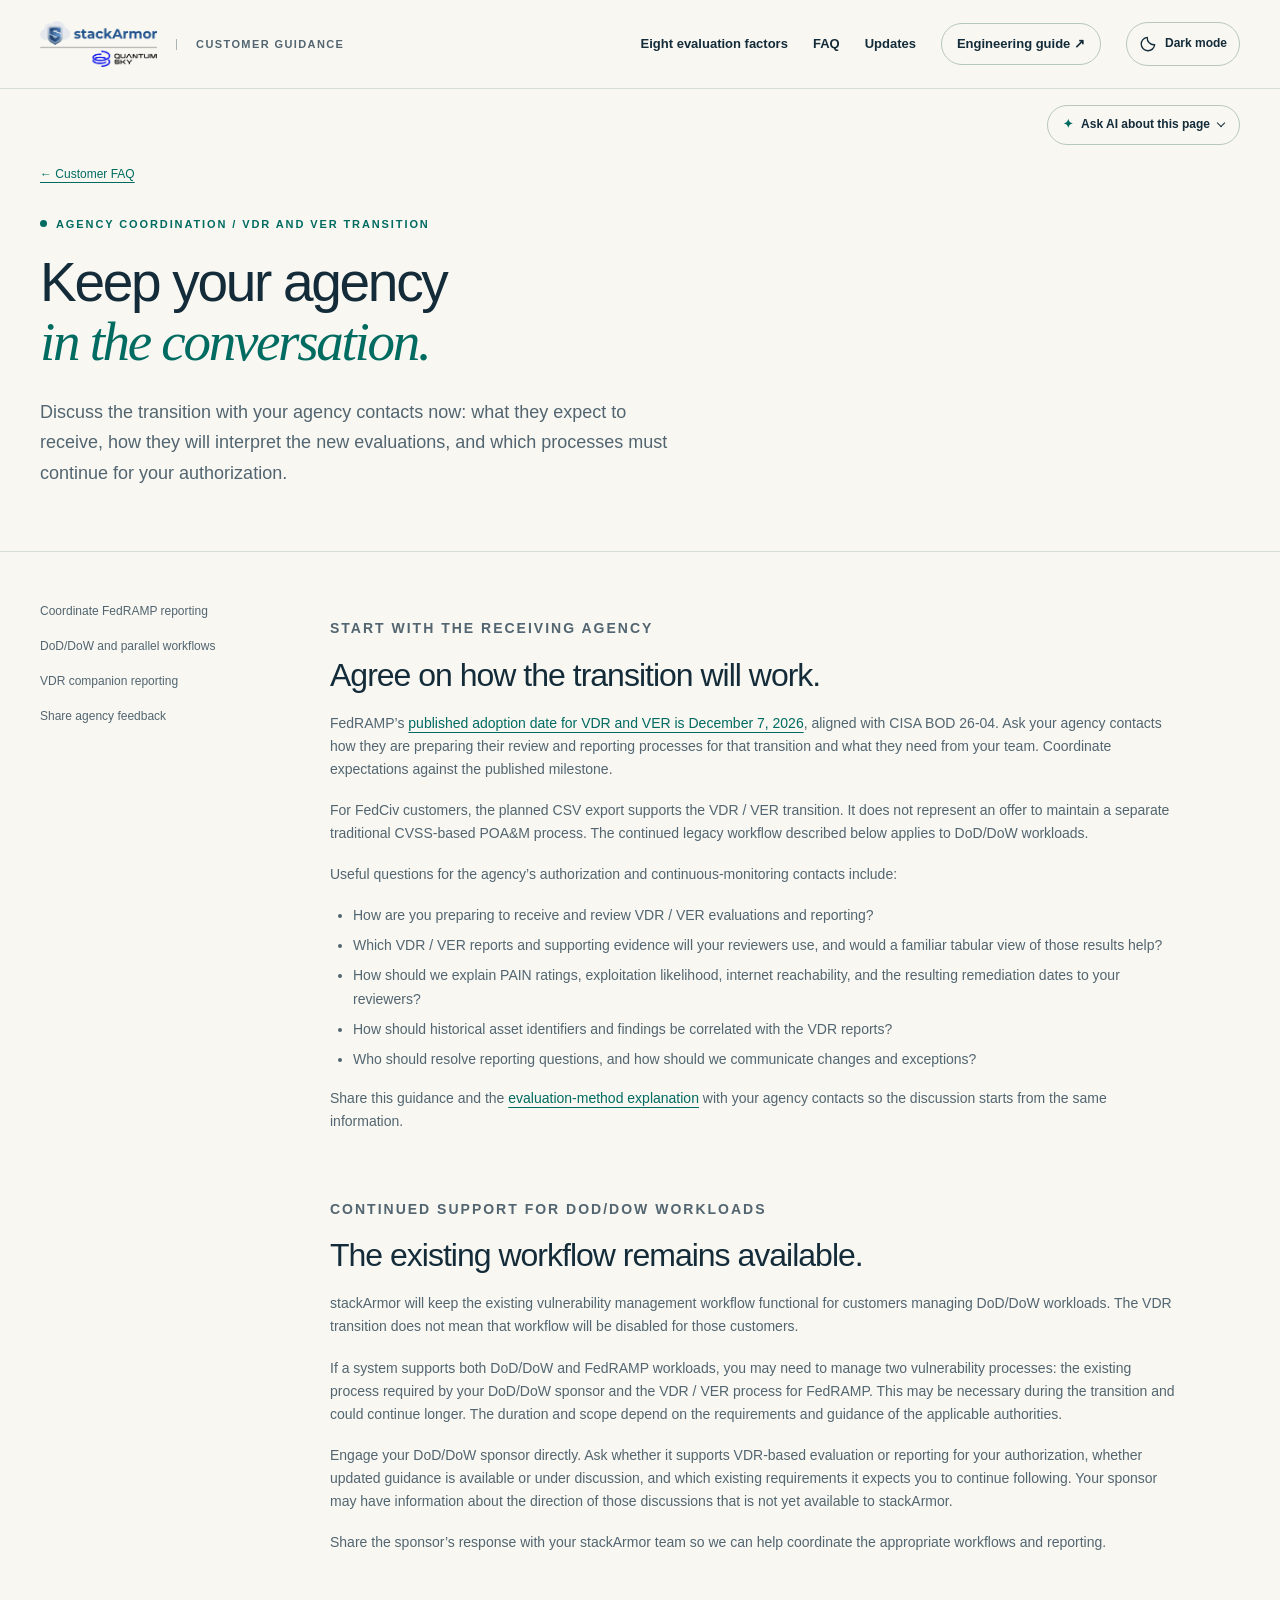
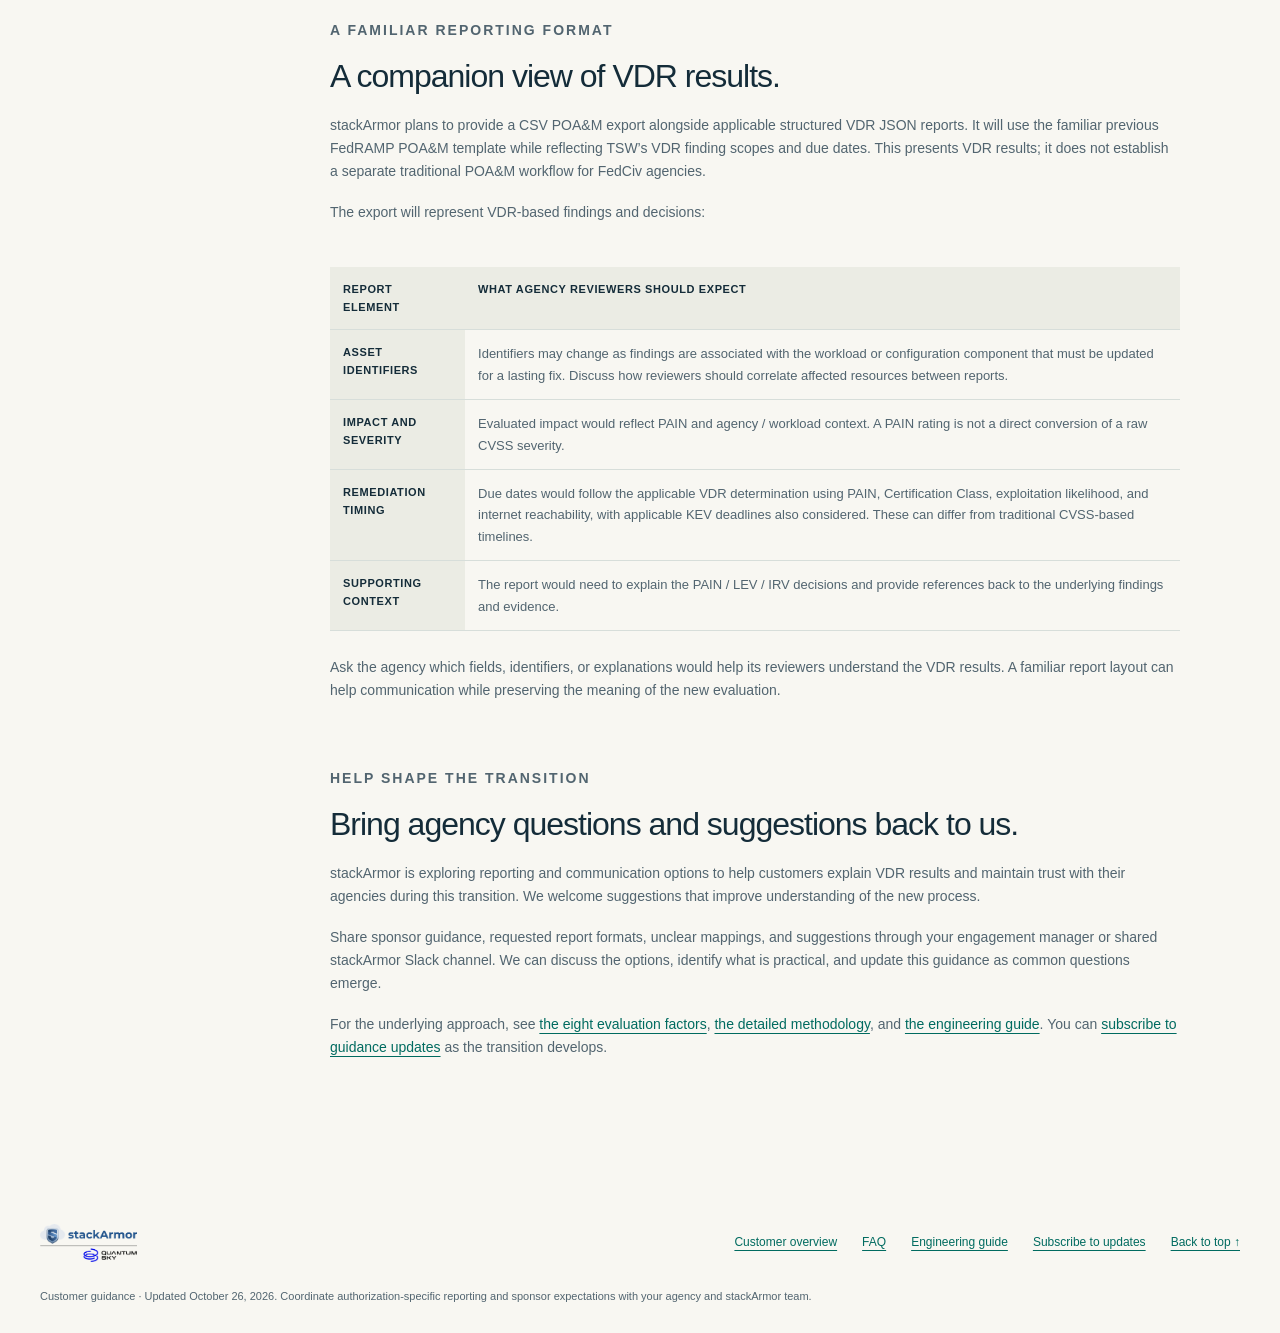
<file: agency-transition.html>
<!doctype html>
<html lang="en">
<head>
  <meta charset="utf-8">
  <meta name="viewport" content="width=device-width, initial-scale=1">
  <meta name="theme-color" content="#102d3b">
  <title>Agency coordination during the VDR transition | stackArmor</title>
  <meta name="description" content="Coordinate FedRAMP and DoD/DoW agency expectations, continued vulnerability workflows, and a planned CSV view of VDR reporting during the transition.">
  <link rel="icon" href="assets/favicon.svg" type="image/svg+xml">
  <script src="assets/theme.js?v=7749bf7907d3"></script>
  <link rel="stylesheet" href="assets/site.css?v=e3aed76b6a4a">
  <script defer src="assets/site.js?v=fd64253de602"></script>
  <link rel="alternate" type="application/atom+xml" title="stackArmor customer guidance — main branch updates" href="https://github.com/stackArmor/vdr-customer-guidance/commits/main.atom">
</head>
<body>
  <a class="skip" href="#main">Skip to content</a>
  <header class="header"><div class="wrap header-inner"><a class="brand" href="./" aria-label="stackArmor customer guidance home"><img class="brand-logo brand-logo-light" src="assets/stackarmor-logo.png" alt="stackArmor" width="117" height="46"><img class="brand-logo brand-logo-dark" src="assets/stackarmor-logo-white.png" alt="stackArmor" width="117" height="46"><span class="brand-label">Customer guidance</span></a><nav class="nav" aria-label="Main navigation"><a class="nav-context" href="evaluation-method.html#factors">Eight evaluation factors</a><a href="./#questions">FAQ</a><a href="./#updates">Updates</a><a class="nav-pill" href="engineer-guide.html">Engineering guide <span aria-hidden="true">↗</span></a><button class="theme-toggle" type="button" data-theme-toggle aria-label="Dark mode" aria-pressed="false" title="Turn on dark mode" hidden><svg width="18" height="18" viewBox="0 0 24 24" fill="none" stroke="currentColor" stroke-width="1.8" stroke-linecap="round" stroke-linejoin="round" aria-hidden="true"><path d="M20.9 13A9 9 0 0 1 11 3.1 9 9 0 1 0 20.9 13Z"/></svg><span>Dark mode</span></button></nav></div></header>
  <main id="main">
    <div class="wrap ai-row"><details class="ai-menu" data-ai-menu><summary><span class="ai-spark" aria-hidden="true">✦</span> Ask AI about this page<span class="ai-caret" aria-hidden="true"></span></summary><div class="ai-panel"><p>Short on time? Open this page in an AI assistant to get a quick summary and ask questions in plain language.</p><div class="ai-links"><a href="https://claude.ai/new?q=Read%20this%20stackArmor%20VDR%20%2F%20VER%20customer%20guidance%20page%3A%20https%3A%2F%2Fstackarmor.github.io%2Fvdr-customer-guidance%2Fagency-transition.html%0A%0AStart%20with%20a%20short%20summary%20of%20what%20it%20covers%20and%20what%20my%20team%20needs%20to%20do.%20Then%20answer%20my%20follow-up%20questions%20using%20the%20page%20as%20your%20source%2C%20and%20tell%20me%20when%20something%20is%20not%20covered%20there." target="_blank" rel="noopener">Claude <span aria-hidden="true">↗</span></a><a href="https://chatgpt.com/?q=Read%20this%20stackArmor%20VDR%20%2F%20VER%20customer%20guidance%20page%3A%20https%3A%2F%2Fstackarmor.github.io%2Fvdr-customer-guidance%2Fagency-transition.html%0A%0AStart%20with%20a%20short%20summary%20of%20what%20it%20covers%20and%20what%20my%20team%20needs%20to%20do.%20Then%20answer%20my%20follow-up%20questions%20using%20the%20page%20as%20your%20source%2C%20and%20tell%20me%20when%20something%20is%20not%20covered%20there." target="_blank" rel="noopener">ChatGPT <span aria-hidden="true">↗</span></a></div><p class="ai-note">Opens in a new tab. You may need to sign in.</p></div></details></div>
    <section class="guide-hero"><div class="wrap"><a class="back-link" href="./#questions">← Customer FAQ</a><p class="eyebrow">Agency coordination / VDR and VER transition</p><h1>Keep your agency<br><em>in the conversation.</em></h1><p class="lede">Discuss the transition with your agency contacts now: what they expect to receive, how they will interpret the new evaluations, and which processes must continue for your authorization.</p></div></section>
    <div class="wrap guide-layout">
      <nav class="guide-nav" aria-label="Agency transition sections"><a href="#agency-readiness">Coordinate FedRAMP reporting</a><a href="#dod-workloads">DoD/DoW and parallel workflows</a><a href="#reporting-options">VDR companion reporting</a><a href="#feedback">Share agency feedback</a></nav>
      <div class="guide-content">
        <section id="agency-readiness" aria-labelledby="agency-readiness-title">
          <p class="kicker">Start with the receiving agency</p><h2 id="agency-readiness-title">Agree on how the transition will work.</h2>
          <p>FedRAMP’s <a href="https://www.fedramp.gov/notices/0014/">published adoption date for VDR and VER is December 7, 2026</a>, aligned with CISA BOD 26-04. Ask your agency contacts how they are preparing their review and reporting processes for that transition and what they need from your team. Coordinate expectations against the published milestone.</p>
          <p>For FedCiv customers, the planned CSV export supports the VDR / VER transition. It does not represent an offer to maintain a separate traditional CVSS-based POA&amp;M process. The continued legacy workflow described below applies to DoD/DoW workloads.</p>
          <p>Useful questions for the agency’s authorization and continuous-monitoring contacts include:</p>
          <ul><li>How are you preparing to receive and review VDR / VER evaluations and reporting?</li><li>Which VDR / VER reports and supporting evidence will your reviewers use, and would a familiar tabular view of those results help?</li><li>How should we explain PAIN ratings, exploitation likelihood, internet reachability, and the resulting remediation dates to your reviewers?</li><li>How should historical asset identifiers and findings be correlated with the VDR reports?</li><li>Who should resolve reporting questions, and how should we communicate changes and exceptions?</li></ul>
          <p>Share this guidance and the <a href="evaluation-method.html">evaluation-method explanation</a> with your agency contacts so the discussion starts from the same information.</p>
        </section>

        <section id="dod-workloads" aria-labelledby="dod-workloads-title">
          <p class="kicker">Continued support for DoD/DoW workloads</p><h2 id="dod-workloads-title">The existing workflow remains available.</h2>
          <p>stackArmor will keep the existing vulnerability management workflow functional for customers managing DoD/DoW workloads. The VDR transition does not mean that workflow will be disabled for those customers.</p>
          <p>If a system supports both DoD/DoW and FedRAMP workloads, you may need to manage two vulnerability processes: the existing process required by your DoD/DoW sponsor and the VDR / VER process for FedRAMP. This may be necessary during the transition and could continue longer. The duration and scope depend on the requirements and guidance of the applicable authorities.</p>
          <p>Engage your DoD/DoW sponsor directly. Ask whether it supports VDR-based evaluation or reporting for your authorization, whether updated guidance is available or under discussion, and which existing requirements it expects you to continue following. Your sponsor may have information about the direction of those discussions that is not yet available to stackArmor.</p>
          <p>Share the sponsor’s response with your stackArmor team so we can help coordinate the appropriate workflows and reporting.</p>
        </section>

        <section id="reporting-options" aria-labelledby="reporting-options-title">
          <p class="kicker">A familiar reporting format</p><h2 id="reporting-options-title">A companion view of VDR results.</h2>
          <p>stackArmor plans to provide a CSV POA&amp;M export alongside applicable structured VDR JSON reports. It will use the familiar previous FedRAMP POA&amp;M template while reflecting TSW’s VDR finding scopes and due dates. This presents VDR results; it does not establish a separate traditional POA&amp;M workflow for FedCiv agencies.</p>
          <p>The export will represent VDR-based findings and decisions:</p>
          <div class="table-wrap"><table aria-label="How the VDR companion report differs from a traditional POA&M"><thead><tr><th scope="col">Report element</th><th scope="col">What agency reviewers should expect</th></tr></thead><tbody>
            <tr><th scope="row">Asset identifiers</th><td>Identifiers may change as findings are associated with the workload or configuration component that must be updated for a lasting fix. Discuss how reviewers should correlate affected resources between reports.</td></tr>
            <tr><th scope="row">Impact and severity</th><td>Evaluated impact would reflect PAIN and agency / workload context. A PAIN rating is not a direct conversion of a raw CVSS severity.</td></tr>
            <tr><th scope="row">Remediation timing</th><td>Due dates would follow the applicable VDR determination using PAIN, Certification Class, exploitation likelihood, and internet reachability, with applicable KEV deadlines also considered. These can differ from traditional CVSS-based timelines.</td></tr>
            <tr><th scope="row">Supporting context</th><td>The report would need to explain the PAIN / LEV / IRV decisions and provide references back to the underlying findings and evidence.</td></tr>
          </tbody></table></div>
          <p>Ask the agency which fields, identifiers, or explanations would help its reviewers understand the VDR results. A familiar report layout can help communication while preserving the meaning of the new evaluation.</p>
        </section>

        <section id="feedback" aria-labelledby="feedback-title">
          <p class="kicker">Help shape the transition</p><h2 id="feedback-title">Bring agency questions and suggestions back to us.</h2>
          <p>stackArmor is exploring reporting and communication options to help customers explain VDR results and maintain trust with their agencies during this transition. We welcome suggestions that improve understanding of the new process.</p>
          <p>Share sponsor guidance, requested report formats, unclear mappings, and suggestions through your engagement manager or shared stackArmor Slack channel. We can discuss the options, identify what is practical, and update this guidance as common questions emerge.</p>
          <p>For the underlying approach, see <a href="evaluation-method.html#factors">the eight evaluation factors</a>, <a href="evaluation-method.html">the detailed methodology</a>, and <a href="engineer-guide.html">the engineering guide</a>. You can <a href="./#updates">subscribe to guidance updates</a> as the transition develops.</p>
        </section>
      </div>
    </div>
  </main>
  <footer class="footer wrap"><div class="footer-top"><a class="brand" href="https://stackarmor.com" aria-label="stackArmor"><img class="brand-logo brand-logo-light" src="assets/stackarmor-logo.png" alt="stackArmor" width="97" height="38"><img class="brand-logo brand-logo-dark" src="assets/stackarmor-logo-white.png" alt="stackArmor" width="97" height="38"></a><div class="footer-links"><a href="./">Customer overview</a><a href="./#questions">FAQ</a><a href="engineer-guide.html">Engineering guide</a><a href="./#updates">Subscribe to updates</a><a href="#main">Back to top ↑</a></div></div><p class="footer-note">Customer guidance · Updated October 26, 2026. Coordinate authorization-specific reporting and sponsor expectations with your agency and stackArmor team.</p></footer>
</body>
</html>
</file>
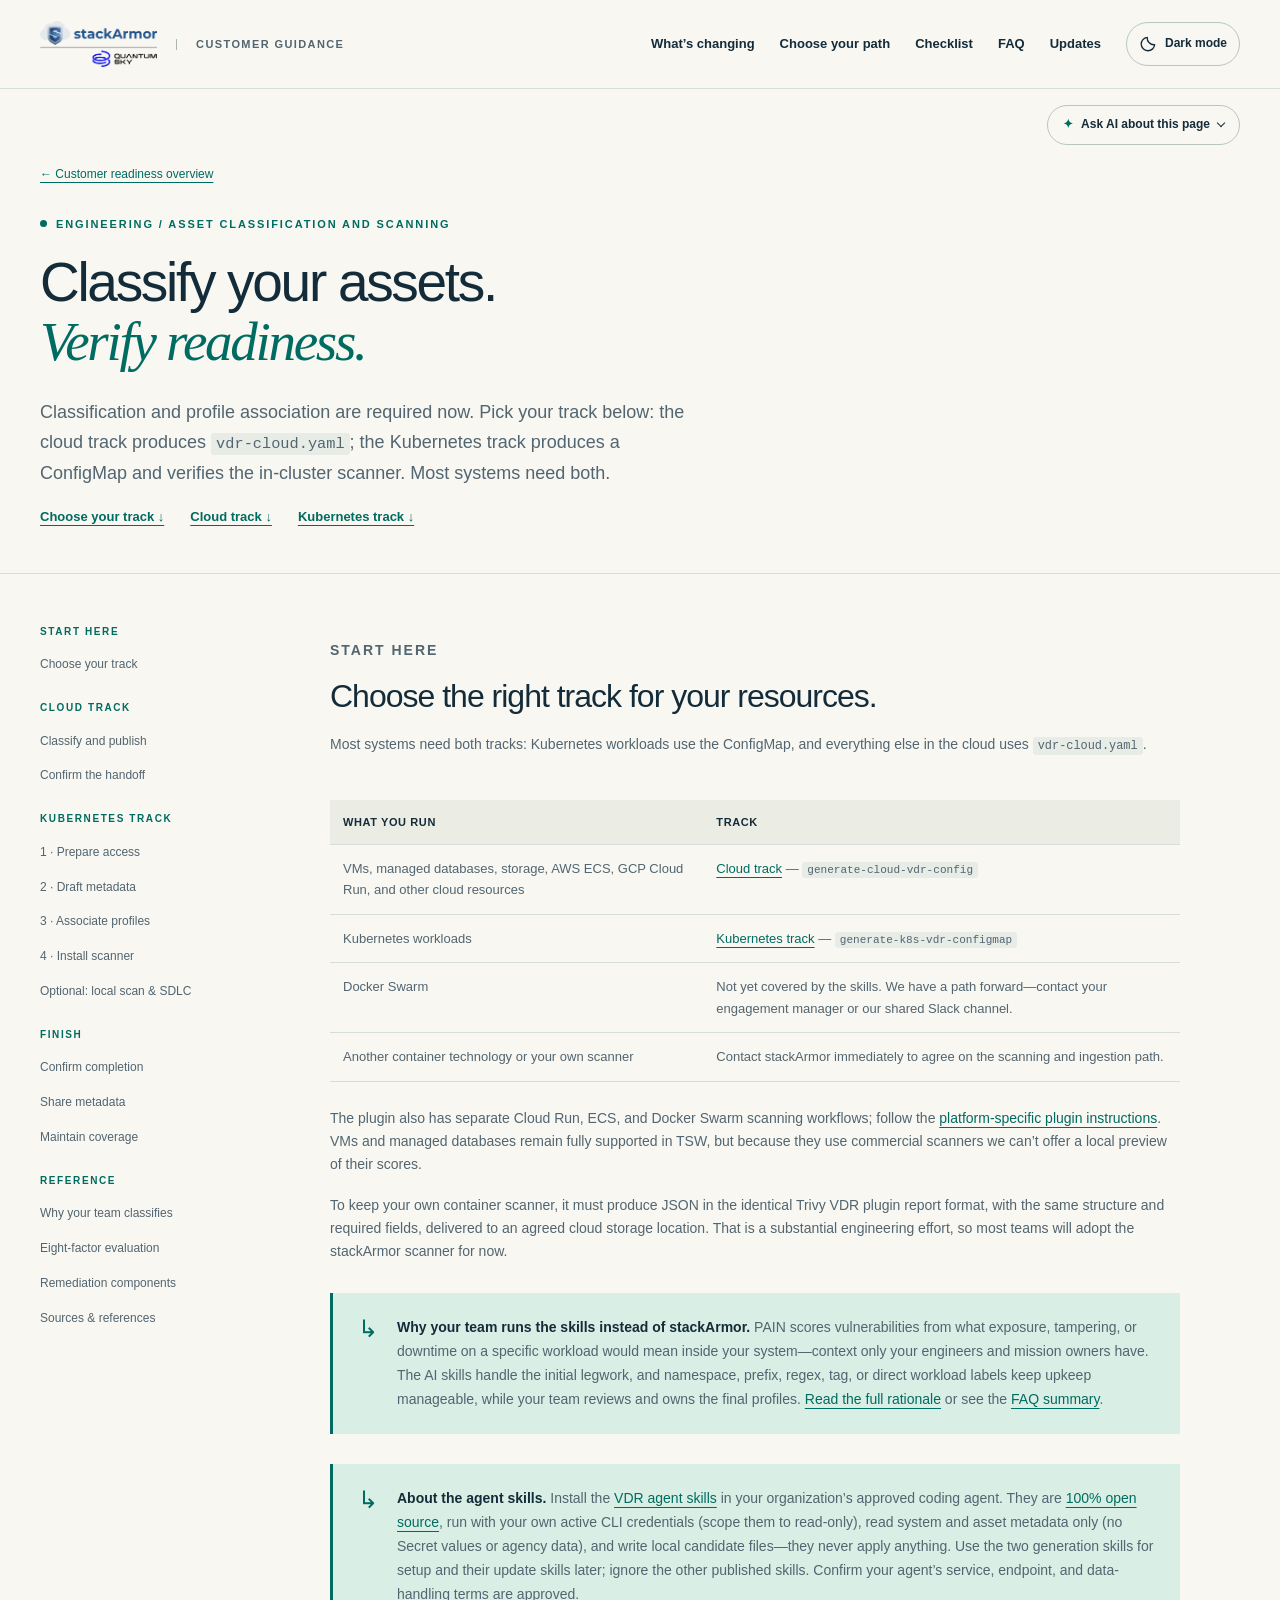
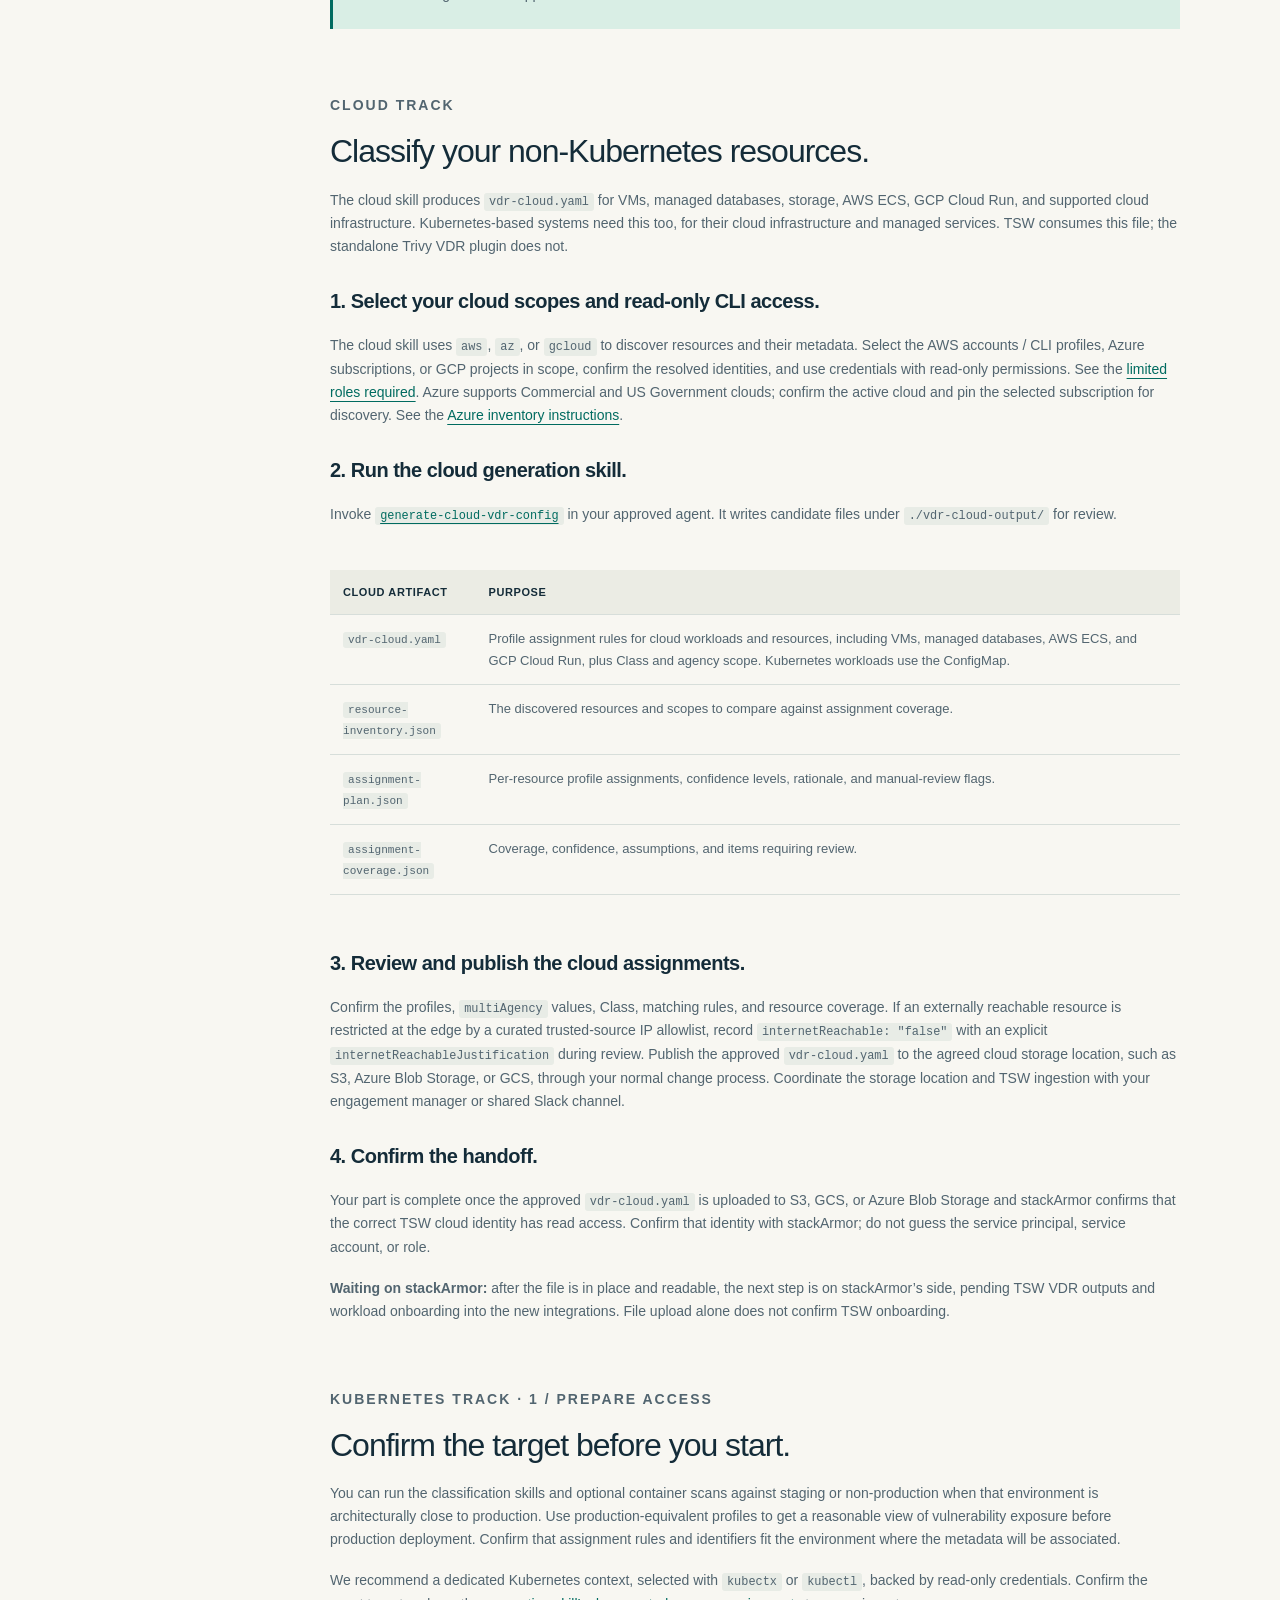
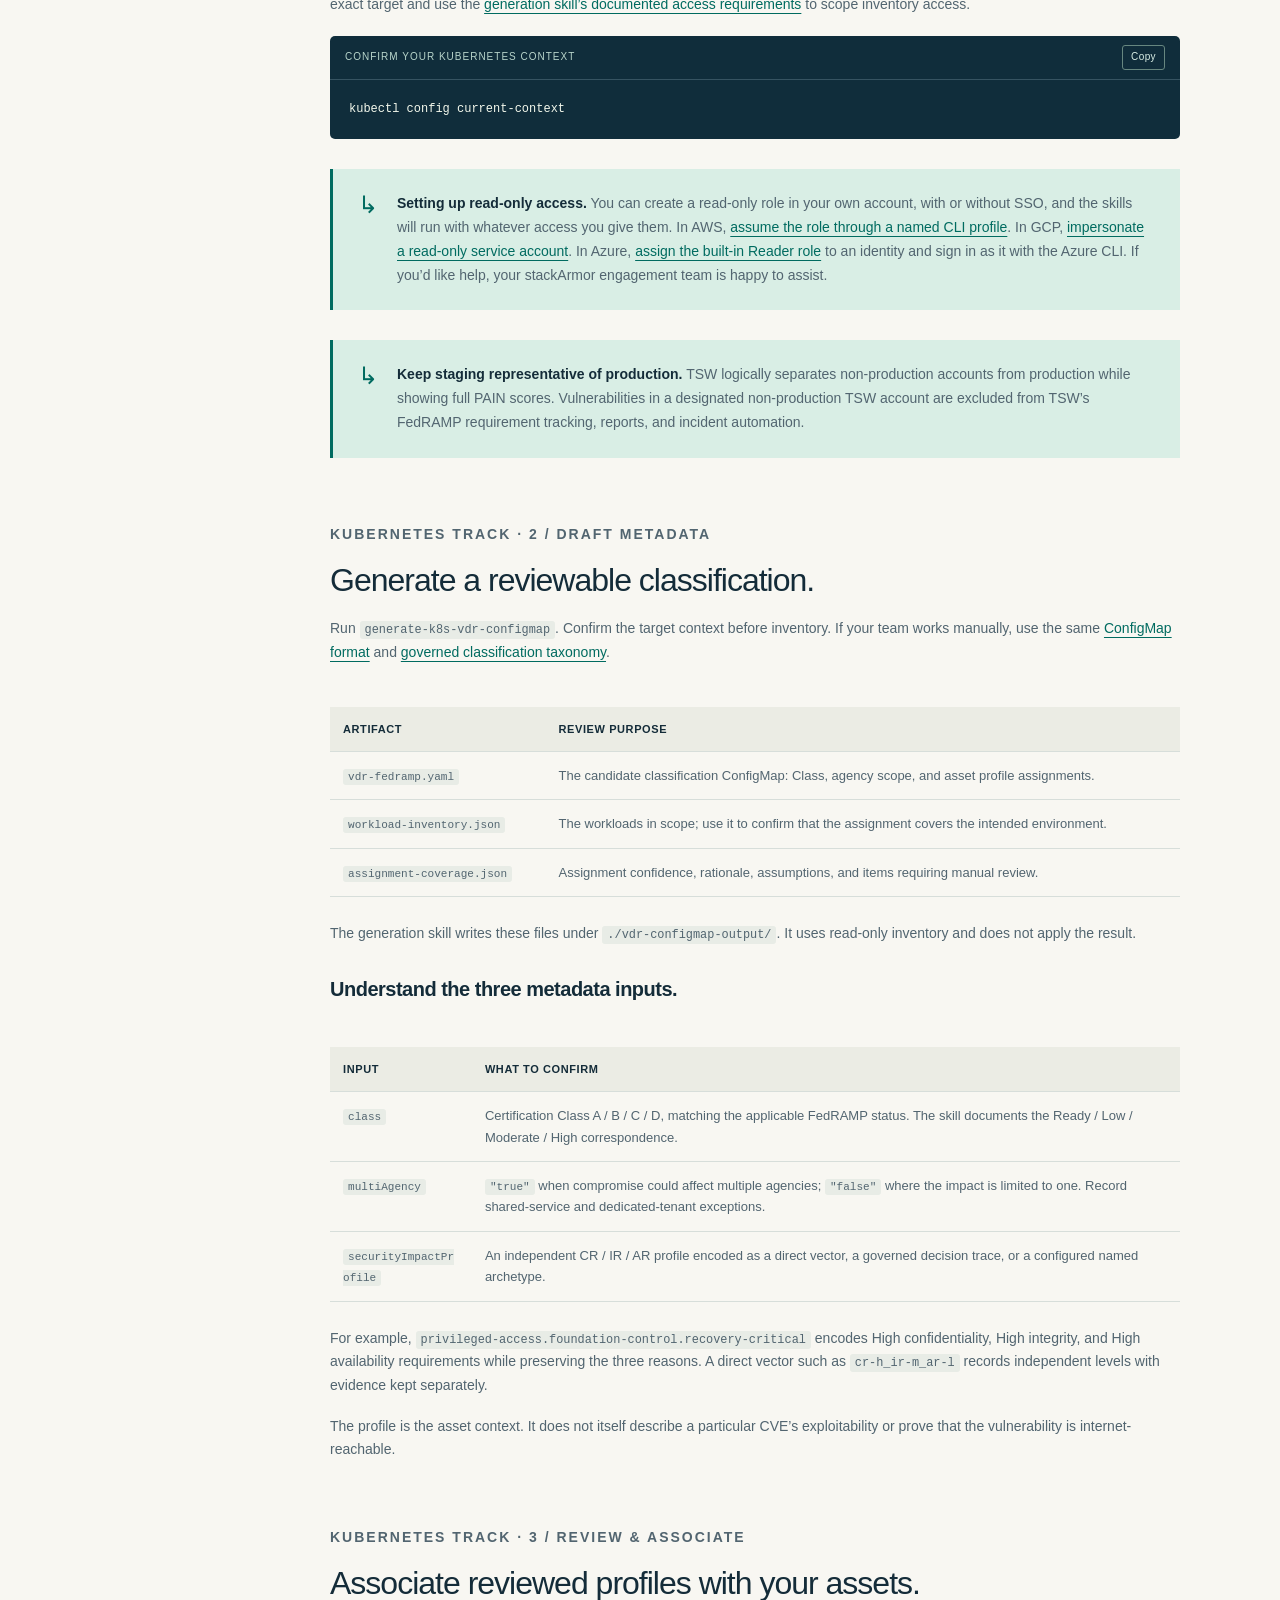
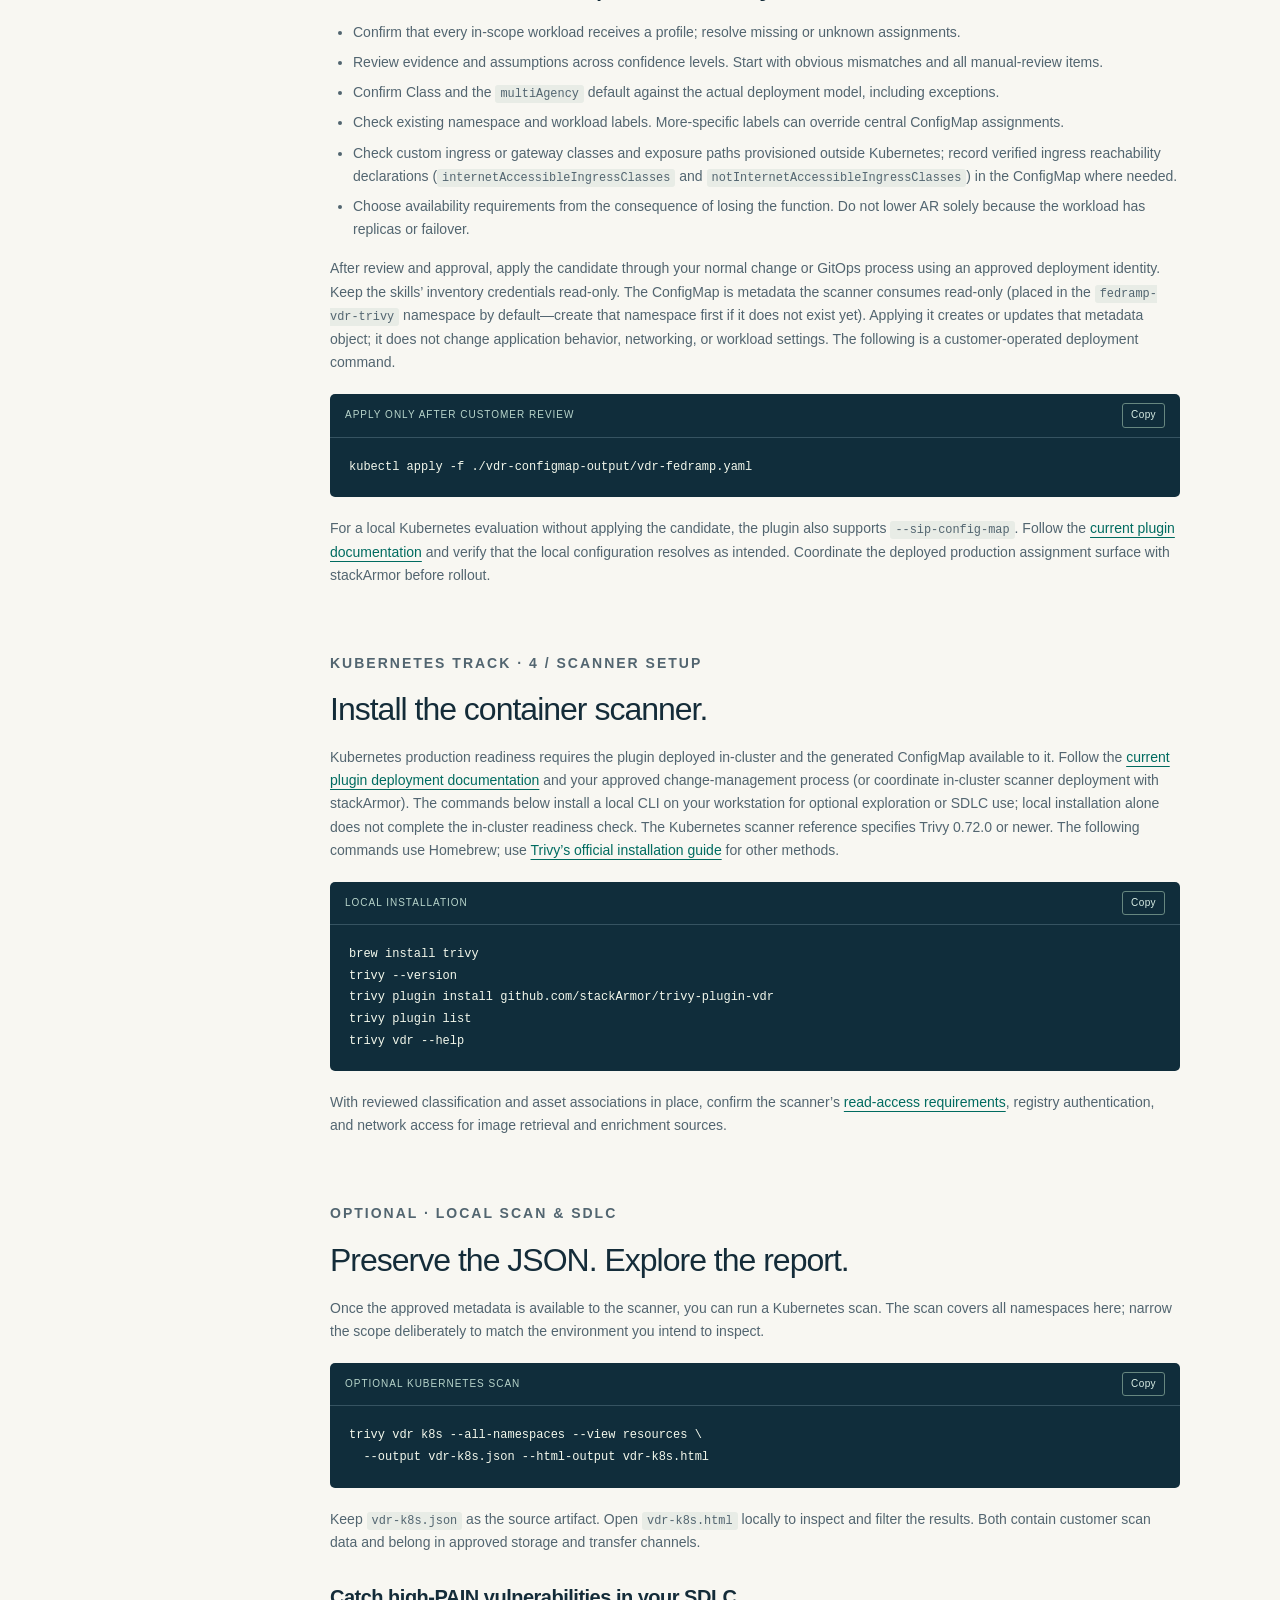
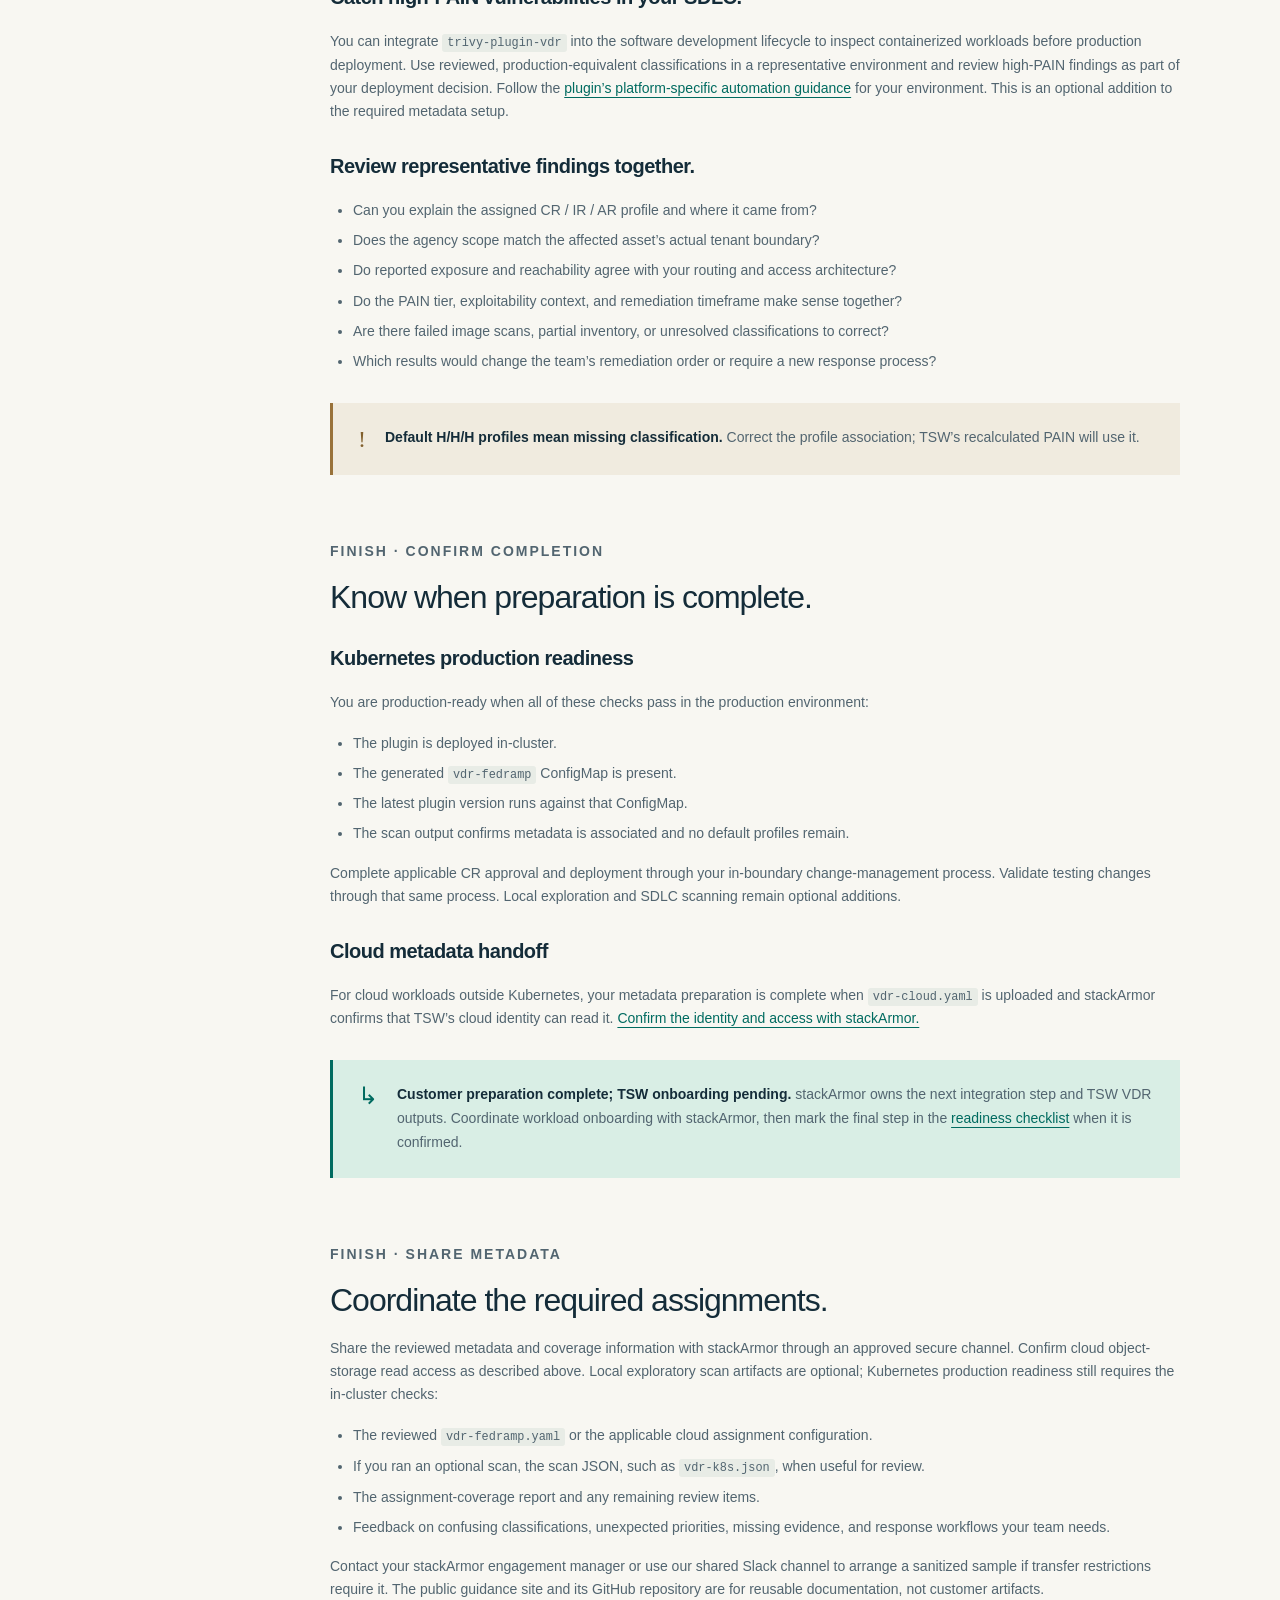
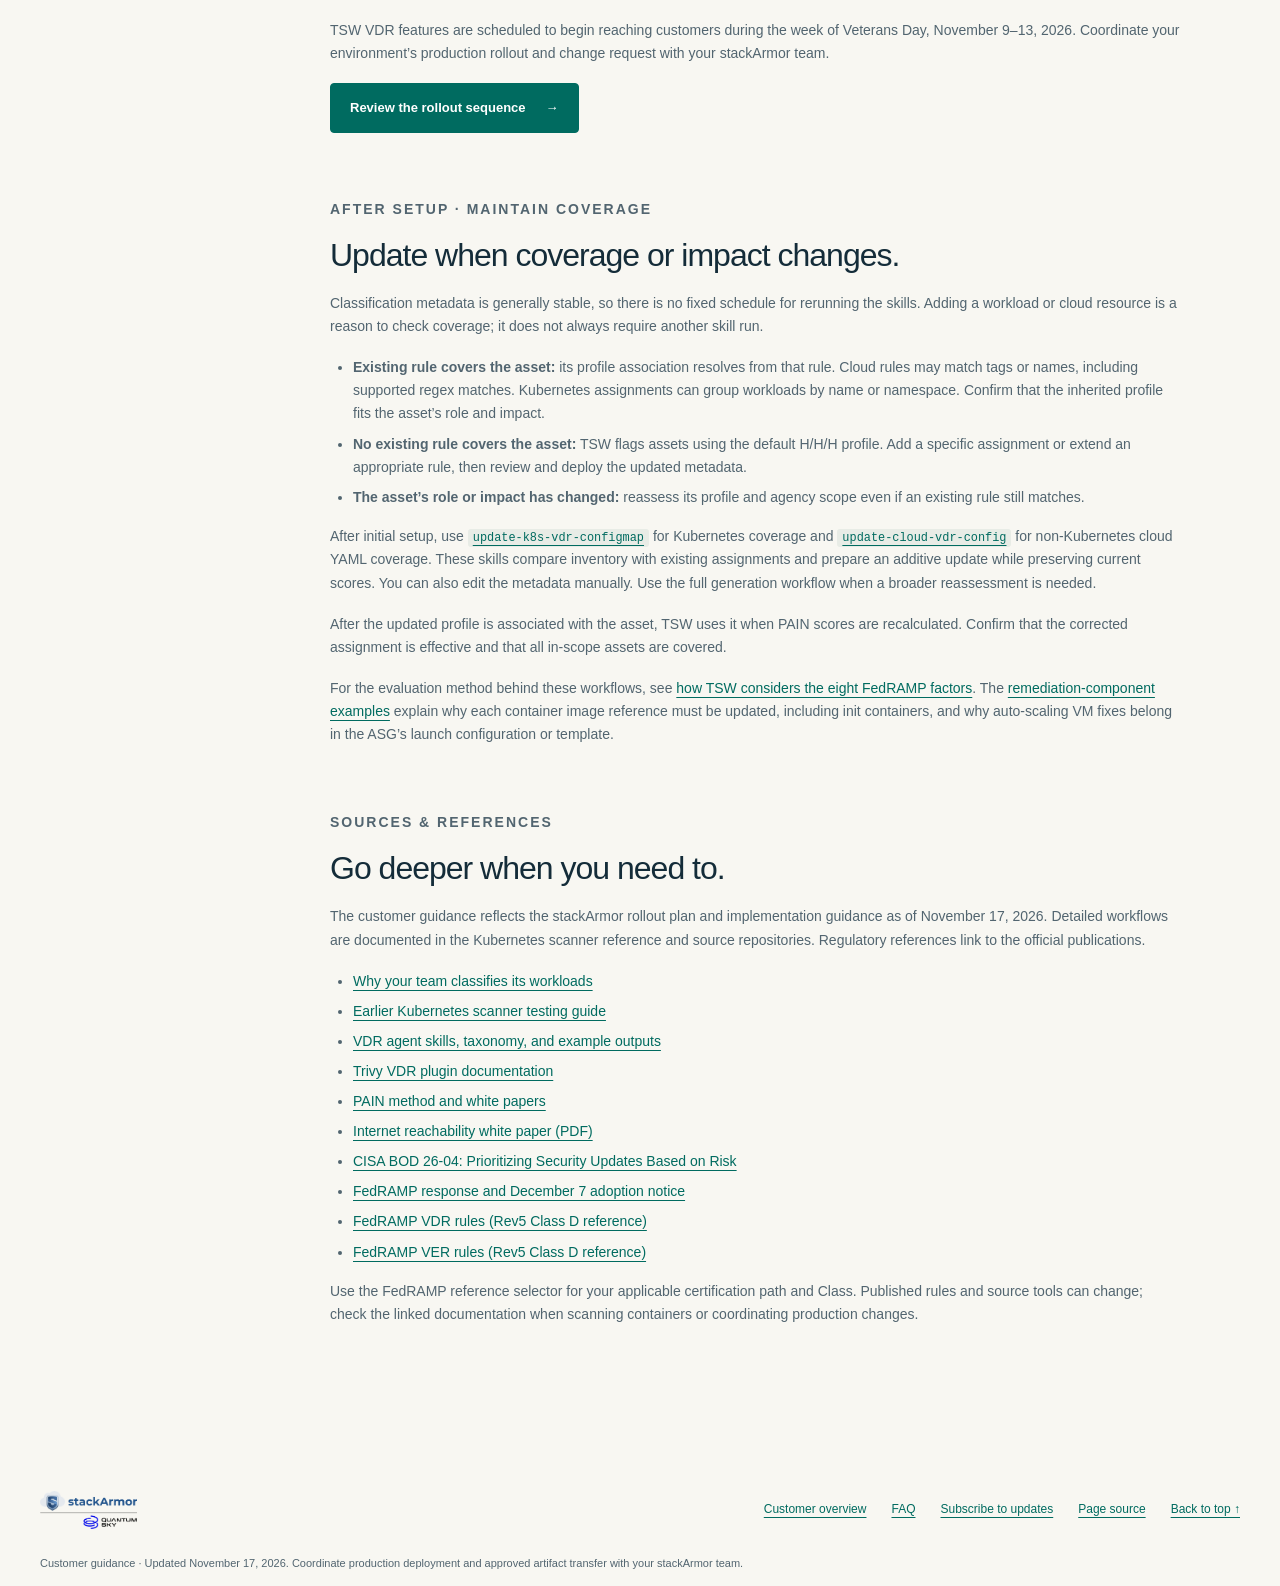
<file: engineer-guide.html>
<!doctype html>
<html lang="en">
<head>
  <meta charset="utf-8">
  <meta name="viewport" content="width=device-width, initial-scale=1">
  <meta name="theme-color" content="#102d3b">
  <title>Engineering guide | stackArmor VDR / VER readiness</title>
  <meta name="description" content="Verify Kubernetes production readiness, hand off cloud metadata with confirmed TSW read access, and identify when you are waiting on stackArmor.">
  <link rel="icon" href="assets/favicon.svg" type="image/svg+xml">
  <script src="assets/theme.js?v=7749bf7907d3"></script>
  <link rel="stylesheet" href="assets/site.css?v=e3aed76b6a4a">
  <link rel="alternate" type="application/atom+xml" title="stackArmor customer guidance — main branch updates" href="https://github.com/stackArmor/vdr-customer-guidance/commits/main.atom">
  <script defer src="assets/site.js?v=fd64253de602"></script>
</head>
<body>
  <a class="skip" href="#main">Skip to content</a>
  <header class="header"><div class="wrap header-inner"><a class="brand" href="./" aria-label="stackArmor customer guidance home"><img class="brand-logo brand-logo-light" src="assets/stackarmor-logo.png" alt="stackArmor" width="117" height="46"><img class="brand-logo brand-logo-dark" src="assets/stackarmor-logo-white.png" alt="stackArmor" width="117" height="46"><span class="brand-label">Customer guidance</span></a><nav class="nav" aria-label="Main navigation"><a class="nav-context" href="./#understand">What’s changing</a><a class="nav-context" href="./#choose-path">Choose your path</a><a href="./#get-started">Checklist</a><a href="./#questions">FAQ</a><a href="./#updates">Updates</a><button class="theme-toggle" type="button" data-theme-toggle aria-label="Dark mode" aria-pressed="false" title="Turn on dark mode" hidden><svg width="18" height="18" viewBox="0 0 24 24" fill="none" stroke="currentColor" stroke-width="1.8" stroke-linecap="round" stroke-linejoin="round" aria-hidden="true"><path d="M20.9 13A9 9 0 0 1 11 3.1 9 9 0 1 0 20.9 13Z"/></svg><span>Dark mode</span></button></nav></div></header>
  <main id="main">
    <div class="wrap ai-row"><details class="ai-menu" data-ai-menu><summary><span class="ai-spark" aria-hidden="true">✦</span> Ask AI about this page<span class="ai-caret" aria-hidden="true"></span></summary><div class="ai-panel"><p>Short on time? Open this page in an AI assistant to get a quick summary and ask questions in plain language.</p><div class="ai-links"><a href="https://claude.ai/new?q=Read%20this%20stackArmor%20VDR%20%2F%20VER%20customer%20guidance%20page%3A%20https%3A%2F%2Fstackarmor.github.io%2Fvdr-customer-guidance%2Fengineer-guide.html%0A%0AStart%20with%20a%20short%20summary%20of%20what%20it%20covers%20and%20what%20my%20team%20needs%20to%20do.%20Then%20answer%20my%20follow-up%20questions%20using%20the%20page%20as%20your%20source%2C%20and%20tell%20me%20when%20something%20is%20not%20covered%20there." target="_blank" rel="noopener">Claude <span aria-hidden="true">↗</span></a><a href="https://chatgpt.com/?q=Read%20this%20stackArmor%20VDR%20%2F%20VER%20customer%20guidance%20page%3A%20https%3A%2F%2Fstackarmor.github.io%2Fvdr-customer-guidance%2Fengineer-guide.html%0A%0AStart%20with%20a%20short%20summary%20of%20what%20it%20covers%20and%20what%20my%20team%20needs%20to%20do.%20Then%20answer%20my%20follow-up%20questions%20using%20the%20page%20as%20your%20source%2C%20and%20tell%20me%20when%20something%20is%20not%20covered%20there." target="_blank" rel="noopener">ChatGPT <span aria-hidden="true">↗</span></a></div><p class="ai-note">Opens in a new tab. You may need to sign in.</p></div></details></div>
    <section class="guide-hero"><div class="wrap"><a class="back-link" href="./">← Customer readiness overview</a><p class="eyebrow">Engineering / Asset classification and scanning</p><h1>Classify your assets.<br><em>Verify readiness.</em></h1><p class="lede">Classification and profile association are required now. Pick your track below: the cloud track produces <code>vdr-cloud.yaml</code>; the Kubernetes track produces a ConfigMap and verifies the in-cluster scanner. Most systems need both.</p><div class="quick-links"><a href="#other-platforms">Choose your track ↓</a><a href="#cloud-config">Cloud track ↓</a><a href="#prepare">Kubernetes track ↓</a></div></div></section>
    <div class="wrap guide-layout">
      <nav class="guide-nav" aria-label="Engineer guide sections"><span class="nav-group">Start here</span><a href="#other-platforms">Choose your track</a><span class="nav-group">Cloud track</span><a href="#cloud-config">Classify and publish</a><a href="#cloud-handoff">Confirm the handoff</a><span class="nav-group">Kubernetes track</span><a href="#prepare">1 · Prepare access</a><a href="#metadata">2 · Draft metadata</a><a href="#review">3 · Associate profiles</a><a href="#scanner">4 · Install scanner</a><a href="#scan">Optional: local scan &amp; SDLC</a><span class="nav-group">Finish</span><a href="#production-ready">Confirm completion</a><a href="#handoff">Share metadata</a><a href="#maintenance">Maintain coverage</a><span class="nav-group">Reference</span><a href="workload-classification.html">Why your team classifies</a><a href="evaluation-method.html#factors">Eight-factor evaluation</a><a href="evaluation-method.html#prevalence">Remediation components</a><a href="#sources">Sources &amp; references</a></nav>
      <div class="guide-content">
        <section id="other-platforms"><p class="kicker">Start here</p><h2>Choose the right track for your resources.</h2><p>Most systems need both tracks: Kubernetes workloads use the ConfigMap, and everything else in the cloud uses <code>vdr-cloud.yaml</code>.</p><div class="table-wrap"><table><thead><tr><th>What you run</th><th>Track</th></tr></thead><tbody><tr><td>VMs, managed databases, storage, AWS ECS, GCP Cloud Run, and other cloud resources</td><td><a href="#cloud-config">Cloud track</a> — <code>generate-cloud-vdr-config</code></td></tr><tr><td>Kubernetes workloads</td><td><a href="#prepare">Kubernetes track</a> — <code>generate-k8s-vdr-configmap</code></td></tr><tr><td>Docker Swarm</td><td>Not yet covered by the skills. We have a path forward—contact your engagement manager or our shared Slack channel.</td></tr><tr><td>Another container technology or your own scanner</td><td>Contact stackArmor immediately to agree on the scanning and ingestion path.</td></tr></tbody></table></div><p>The plugin also has separate Cloud Run, ECS, and Docker Swarm scanning workflows; follow the <a href="https://github.com/stackArmor/trivy-plugin-vdr">platform-specific plugin instructions</a>. VMs and managed databases remain fully supported in TSW, but because they use commercial scanners we can’t offer a local preview of their scores.</p><p>To keep your own container scanner, it must produce JSON in the identical Trivy VDR plugin report format, with the same structure and required fields, delivered to an agreed cloud storage location. That is a substantial engineering effort, so most teams will adopt the stackArmor scanner for now.</p><div class="notice" id="why-you-classify"><span class="icon" aria-hidden="true">↳</span><p><strong>Why your team runs the skills instead of stackArmor.</strong> PAIN scores vulnerabilities from what exposure, tampering, or downtime on a specific workload would mean inside your system—context only your engineers and mission owners have. The AI skills handle the initial legwork, and namespace, prefix, regex, tag, or direct workload labels keep upkeep manageable, while your team reviews and owns the final profiles. <a href="workload-classification.html">Read the full rationale</a> or see the <a href="./#why-customer-classification-faq">FAQ summary</a>.</p></div><div class="notice"><span class="icon" aria-hidden="true">↳</span><p><strong>About the agent skills.</strong> Install the <a href="https://github.com/stackArmor/vdr-agent-skills#2-install-the-skills-in-your-agent">VDR agent skills</a> in your organization’s approved coding agent. They are <a href="https://github.com/stackArmor/vdr-agent-skills">100% open source</a>, run with your own active CLI credentials (scope them to read-only), read system and asset metadata only (no Secret values or agency data), and write local candidate files—they never apply anything. Use the two generation skills for setup and their update skills later; ignore the other published skills. Confirm your agent’s service, endpoint, and data-handling terms are approved.</p></div></section>

        <section id="cloud-config"><p class="kicker">Cloud track</p><h2>Classify your non-Kubernetes resources.</h2><p>The cloud skill produces <code>vdr-cloud.yaml</code> for VMs, managed databases, storage, AWS ECS, GCP Cloud Run, and supported cloud infrastructure. Kubernetes-based systems need this too, for their cloud infrastructure and managed services. TSW consumes this file; the standalone Trivy VDR plugin does not.</p><h3>1. Select your cloud scopes and read-only CLI access.</h3><p>The cloud skill uses <code>aws</code>, <code>az</code>, or <code>gcloud</code> to discover resources and their metadata. Select the AWS accounts / CLI profiles, Azure subscriptions, or GCP projects in scope, confirm the resolved identities, and use credentials with read-only permissions. See the <a href="https://github.com/stackArmor/vdr-agent-skills#least-privilege-permissions">limited roles required</a>. Azure supports Commercial and US Government clouds; confirm the active cloud and pin the selected subscription for discovery. See the <a href="https://github.com/stackArmor/vdr-agent-skills/blob/main/skills/generate-cloud-vdr-config/references/azure-inventory.md">Azure inventory instructions</a>.</p><h3>2. Run the cloud generation skill.</h3><p>Invoke <a href="https://github.com/stackArmor/vdr-agent-skills/blob/main/skills/generate-cloud-vdr-config/SKILL.md"><code>generate-cloud-vdr-config</code></a> in your approved agent. It writes candidate files under <code>./vdr-cloud-output/</code> for review.</p><div class="table-wrap"><table><thead><tr><th>Cloud artifact</th><th>Purpose</th></tr></thead><tbody><tr><td><code>vdr-cloud.yaml</code></td><td>Profile assignment rules for cloud workloads and resources, including VMs, managed databases, AWS ECS, and GCP Cloud Run, plus Class and agency scope. Kubernetes workloads use the ConfigMap.</td></tr><tr><td><code>resource-inventory.json</code></td><td>The discovered resources and scopes to compare against assignment coverage.</td></tr><tr><td><code>assignment-plan.json</code></td><td>Per-resource profile assignments, confidence levels, rationale, and manual-review flags.</td></tr><tr><td><code>assignment-coverage.json</code></td><td>Coverage, confidence, assumptions, and items requiring review.</td></tr></tbody></table></div><h3>3. Review and publish the cloud assignments.</h3><p>Confirm the profiles, <code>multiAgency</code> values, Class, matching rules, and resource coverage. If an externally reachable resource is restricted at the edge by a curated trusted-source IP allowlist, record <code>internetReachable: "false"</code> with an explicit <code>internetReachableJustification</code> during review. Publish the approved <code>vdr-cloud.yaml</code> to the agreed cloud storage location, such as S3, Azure Blob Storage, or GCS, through your normal change process. Coordinate the storage location and TSW ingestion with your engagement manager or shared Slack channel.</p><h3 id="cloud-handoff">4. Confirm the handoff.</h3><p>Your part is complete once the approved <code>vdr-cloud.yaml</code> is uploaded to S3, GCS, or Azure Blob Storage and stackArmor confirms that the correct TSW cloud identity has read access. Confirm that identity with stackArmor; do not guess the service principal, service account, or role.</p><p><strong>Waiting on stackArmor:</strong> after the file is in place and readable, the next step is on stackArmor’s side, pending TSW VDR outputs and workload onboarding into the new integrations. File upload alone does not confirm TSW onboarding.</p></section>

        <section id="prepare"><p class="kicker">Kubernetes track · 1 / Prepare access</p><h2>Confirm the target before you start.</h2><p>You can run the classification skills and optional container scans against staging or non-production when that environment is architecturally close to production. Use production-equivalent profiles to get a reasonable view of vulnerability exposure before production deployment. Confirm that assignment rules and identifiers fit the environment where the metadata will be associated.</p><p>We recommend a dedicated Kubernetes context, selected with <code>kubectx</code> or <code>kubectl</code>, backed by read-only credentials. Confirm the exact target and use the <a href="https://github.com/stackArmor/vdr-agent-skills/blob/main/skills/generate-k8s-vdr-configmap/SKILL.md">generation skill’s documented access requirements</a> to scope inventory access.</p>
          <div class="command"><div class="command-head"><span>CONFIRM YOUR KUBERNETES CONTEXT</span><button class="copy-button" type="button" data-copy="context-command">Copy</button></div><pre><code id="context-command">kubectl config current-context</code></pre></div><div class="notice" id="read-only-access"><span class="icon" aria-hidden="true">↳</span><p><strong>Setting up read-only access.</strong> You can create a read-only role in your own account, with or without SSO, and the skills will run with whatever access you give them. In AWS, <a href="https://docs.aws.amazon.com/cli/latest/userguide/cli-configure-role.html">assume the role through a named CLI profile</a>. In GCP, <a href="https://cloud.google.com/iam/docs/service-account-impersonation">impersonate a read-only service account</a>. In Azure, <a href="https://learn.microsoft.com/en-us/azure/role-based-access-control/role-assignments-cli">assign the built-in Reader role</a> to an identity and sign in as it with the Azure CLI. If you’d like help, your stackArmor engagement team is happy to assist.</p></div><div class="notice"><span class="icon" aria-hidden="true">↳</span><p><strong>Keep staging representative of production.</strong> TSW logically separates non-production accounts from production while showing full PAIN scores. Vulnerabilities in a designated non-production TSW account are excluded from TSW’s FedRAMP requirement tracking, reports, and incident automation.</p></div>

        </section>

        <section id="metadata"><p class="kicker">Kubernetes track · 2 / Draft metadata</p><h2>Generate a reviewable classification.</h2><p>Run <code>generate-k8s-vdr-configmap</code>. Confirm the target context before inventory. If your team works manually, use the same <a href="https://github.com/stackArmor/vdr-agent-skills/blob/main/skills/generate-k8s-vdr-configmap/assets/vdr-fedramp.example.yaml">ConfigMap format</a> and <a href="https://github.com/stackArmor/vdr-agent-skills/blob/main/skills/generate-k8s-vdr-configmap/references/archetype-guide.md">governed classification taxonomy</a>.</p>
          <div class="table-wrap"><table><thead><tr><th>Artifact</th><th>Review purpose</th></tr></thead><tbody><tr><td><code>vdr-fedramp.yaml</code></td><td>The candidate classification ConfigMap: Class, agency scope, and asset profile assignments.</td></tr><tr><td><code>workload-inventory.json</code></td><td>The workloads in scope; use it to confirm that the assignment covers the intended environment.</td></tr><tr><td><code>assignment-coverage.json</code></td><td>Assignment confidence, rationale, assumptions, and items requiring manual review.</td></tr></tbody></table></div>
          <p>The generation skill writes these files under <code>./vdr-configmap-output/</code>. It uses read-only inventory and does not apply the result.</p>
          <h3>Understand the three metadata inputs.</h3>
          <div class="table-wrap"><table><thead><tr><th>Input</th><th>What to confirm</th></tr></thead><tbody><tr><td><code>class</code></td><td>Certification Class A / B / C / D, matching the applicable FedRAMP status. The skill documents the Ready / Low / Moderate / High correspondence.</td></tr><tr><td><code>multiAgency</code></td><td><code>"true"</code> when compromise could affect multiple agencies; <code>"false"</code> where the impact is limited to one. Record shared-service and dedicated-tenant exceptions.</td></tr><tr><td><code>securityImpactProfile</code></td><td>An independent CR / IR / AR profile encoded as a direct vector, a governed decision trace, or a configured named archetype.</td></tr></tbody></table></div>
          <p>For example, <code>privileged-access.foundation-control.recovery-critical</code> encodes High confidentiality, High integrity, and High availability requirements while preserving the three reasons. A direct vector such as <code>cr-h_ir-m_ar-l</code> records independent levels with evidence kept separately.</p>
          <p>The profile is the asset context. It does not itself describe a particular CVE’s exploitability or prove that the vulnerability is internet-reachable.</p>
        </section>

        <section id="review"><p class="kicker">Kubernetes track · 3 / Review &amp; associate</p><h2>Associate reviewed profiles with your assets.</h2><ul><li>Confirm that every in-scope workload receives a profile; resolve missing or unknown assignments.</li><li>Review evidence and assumptions across confidence levels. Start with obvious mismatches and all manual-review items.</li><li>Confirm Class and the <code>multiAgency</code> default against the actual deployment model, including exceptions.</li><li>Check existing namespace and workload labels. More-specific labels can override central ConfigMap assignments.</li><li>Check custom ingress or gateway classes and exposure paths provisioned outside Kubernetes; record verified ingress reachability declarations (<code>internetAccessibleIngressClasses</code> and <code>notInternetAccessibleIngressClasses</code>) in the ConfigMap where needed.</li><li>Choose availability requirements from the consequence of losing the function. Do not lower AR solely because the workload has replicas or failover.</li></ul><p>After review and approval, apply the candidate through your normal change or GitOps process using an approved deployment identity. Keep the skills’ inventory credentials read-only. The ConfigMap is metadata the scanner consumes read-only (placed in the <code>fedramp-vdr-trivy</code> namespace by default—create that namespace first if it does not exist yet). Applying it creates or updates that metadata object; it does not change application behavior, networking, or workload settings. The following is a customer-operated deployment command.</p>
          <div class="command"><div class="command-head"><span>APPLY ONLY AFTER CUSTOMER REVIEW</span><button class="copy-button" type="button" data-copy="apply-command">Copy</button></div><pre><code id="apply-command">kubectl apply -f ./vdr-configmap-output/vdr-fedramp.yaml</code></pre></div>
          <p>For a local Kubernetes evaluation without applying the candidate, the plugin also supports <code>--sip-config-map</code>. Follow the <a href="https://github.com/stackArmor/trivy-plugin-vdr">current plugin documentation</a> and verify that the local configuration resolves as intended. Coordinate the deployed production assignment surface with stackArmor before rollout.</p>
        </section>

        <section id="scanner"><p class="kicker">Kubernetes track · 4 / Scanner setup</p><h2>Install the container scanner.</h2><p>Kubernetes production readiness requires the plugin deployed in-cluster and the generated ConfigMap available to it. Follow the <a href="https://github.com/stackArmor/trivy-plugin-vdr">current plugin deployment documentation</a> and your approved change-management process (or coordinate in-cluster scanner deployment with stackArmor). The commands below install a local CLI on your workstation for optional exploration or SDLC use; local installation alone does not complete the in-cluster readiness check. The Kubernetes scanner reference specifies Trivy 0.72.0 or newer. The following commands use Homebrew; use <a href="https://trivy.dev/docs/latest/getting-started/installation/">Trivy’s official installation guide</a> for other methods.</p>
          <div class="command"><div class="command-head"><span>LOCAL INSTALLATION</span><button class="copy-button" type="button" data-copy="install-command">Copy</button></div><pre><code id="install-command">brew install trivy
trivy --version
trivy plugin install github.com/stackArmor/trivy-plugin-vdr
trivy plugin list
trivy vdr --help</code></pre></div>
          <p>With reviewed classification and asset associations in place, confirm the scanner’s <a href="https://github.com/stackArmor/trivy-plugin-vdr/tree/main/examples/rbac">read-access requirements</a>, registry authentication, and network access for image retrieval and enrichment sources.</p>
        </section>

        <section id="scan"><p class="kicker">Optional · Local scan &amp; SDLC</p><h2>Preserve the JSON. Explore the report.</h2><p>Once the approved metadata is available to the scanner, you can run a Kubernetes scan. The scan covers all namespaces here; narrow the scope deliberately to match the environment you intend to inspect.</p>
          <div class="command"><div class="command-head"><span>OPTIONAL KUBERNETES SCAN</span><button class="copy-button" type="button" data-copy="scan-command">Copy</button></div><pre><code id="scan-command">trivy vdr k8s --all-namespaces --view resources \
  --output vdr-k8s.json --html-output vdr-k8s.html</code></pre></div>
          <p>Keep <code>vdr-k8s.json</code> as the source artifact. Open <code>vdr-k8s.html</code> locally to inspect and filter the results. Both contain customer scan data and belong in approved storage and transfer channels.</p>
          <h3>Catch high-PAIN vulnerabilities in your SDLC.</h3><p>You can integrate <code>trivy-plugin-vdr</code> into the software development lifecycle to inspect containerized workloads before production deployment. Use reviewed, production-equivalent classifications in a representative environment and review high-PAIN findings as part of your deployment decision. Follow the <a href="https://github.com/stackArmor/trivy-plugin-vdr">plugin’s platform-specific automation guidance</a> for your environment. This is an optional addition to the required metadata setup.</p>
          <h3>Review representative findings together.</h3><ul><li>Can you explain the assigned CR / IR / AR profile and where it came from?</li><li>Does the agency scope match the affected asset’s actual tenant boundary?</li><li>Do reported exposure and reachability agree with your routing and access architecture?</li><li>Do the PAIN tier, exploitability context, and remediation timeframe make sense together?</li><li>Are there failed image scans, partial inventory, or unresolved classifications to correct?</li><li>Which results would change the team’s remediation order or require a new response process?</li></ul>
          <div class="notice warning"><span class="icon" aria-hidden="true">!</span><p><strong>Default H/H/H profiles mean missing classification.</strong> Correct the profile association; TSW’s recalculated PAIN will use it.</p></div>
        </section>

        <section id="production-ready"><p class="kicker">Finish · Confirm completion</p><h2>Know when preparation is complete.</h2><h3>Kubernetes production readiness</h3><p>You are production-ready when all of these checks pass in the production environment:</p><ul><li>The plugin is deployed in-cluster.</li><li>The generated <code>vdr-fedramp</code> ConfigMap is present.</li><li>The latest plugin version runs against that ConfigMap.</li><li>The scan output confirms metadata is associated and no default profiles remain.</li></ul><p>Complete applicable CR approval and deployment through your in-boundary change-management process. Validate testing changes through that same process. Local exploration and SDLC scanning remain optional additions.</p><h3>Cloud metadata handoff</h3><p>For cloud workloads outside Kubernetes, your metadata preparation is complete when <code>vdr-cloud.yaml</code> is uploaded and stackArmor confirms that TSW’s cloud identity can read it. <a href="#cloud-handoff">Confirm the identity and access with stackArmor.</a></p><div class="notice"><span class="icon" aria-hidden="true">↳</span><p><strong>Customer preparation complete; TSW onboarding pending.</strong> stackArmor owns the next integration step and TSW VDR outputs. Coordinate workload onboarding with stackArmor, then mark the final step in the <a href="./#get-started">readiness checklist</a> when it is confirmed.</p></div></section>

        <section id="handoff"><p class="kicker">Finish · Share metadata</p><h2>Coordinate the required assignments.</h2><p>Share the reviewed metadata and coverage information with stackArmor through an approved secure channel. Confirm cloud object-storage read access as described above. Local exploratory scan artifacts are optional; Kubernetes production readiness still requires the in-cluster checks:</p><ul><li>The reviewed <code>vdr-fedramp.yaml</code> or the applicable cloud assignment configuration.</li><li>If you ran an optional scan, the scan JSON, such as <code>vdr-k8s.json</code>, when useful for review.</li><li>The assignment-coverage report and any remaining review items.</li><li>Feedback on confusing classifications, unexpected priorities, missing evidence, and response workflows your team needs.</li></ul><p>Contact your stackArmor engagement manager or use our shared Slack channel to arrange a sanitized sample if transfer restrictions require it. The public guidance site and its GitHub repository are for reusable documentation, not customer artifacts.</p><p>TSW VDR features are scheduled to begin reaching customers during the week of Veterans Day, November 9–13, 2026. Coordinate your environment’s production rollout and change request with your stackArmor team.</p><a class="button" href="./#timeline">Review the rollout sequence <span aria-hidden="true">→</span></a></section>

        <section id="maintenance"><p class="kicker">After setup · Maintain coverage</p><h2>Update when coverage or impact changes.</h2><p>Classification metadata is generally stable, so there is no fixed schedule for rerunning the skills. Adding a workload or cloud resource is a reason to check coverage; it does not always require another skill run.</p><ul><li><strong>Existing rule covers the asset:</strong> its profile association resolves from that rule. Cloud rules may match tags or names, including supported regex matches. Kubernetes assignments can group workloads by name or namespace. Confirm that the inherited profile fits the asset’s role and impact.</li><li><strong>No existing rule covers the asset:</strong> TSW flags assets using the default H/H/H profile. Add a specific assignment or extend an appropriate rule, then review and deploy the updated metadata.</li><li><strong>The asset’s role or impact has changed:</strong> reassess its profile and agency scope even if an existing rule still matches.</li></ul><p>After initial setup, use <a href="https://github.com/stackArmor/vdr-agent-skills/blob/main/skills/update-k8s-vdr-configmap/SKILL.md"><code>update-k8s-vdr-configmap</code></a> for Kubernetes coverage and <a href="https://github.com/stackArmor/vdr-agent-skills/blob/main/skills/update-cloud-vdr-config/SKILL.md"><code>update-cloud-vdr-config</code></a> for non-Kubernetes cloud YAML coverage. These skills compare inventory with existing assignments and prepare an additive update while preserving current scores. You can also edit the metadata manually. Use the full generation workflow when a broader reassessment is needed.</p><p>After the updated profile is associated with the asset, TSW uses it when PAIN scores are recalculated. Confirm that the corrected assignment is effective and that all in-scope assets are covered.</p><p>For the evaluation method behind these workflows, see <a href="evaluation-method.html#factors">how TSW considers the eight FedRAMP factors</a>. The <a href="evaluation-method.html#prevalence">remediation-component examples</a> explain why each container image reference must be updated, including init containers, and why auto-scaling VM fixes belong in the ASG’s launch configuration or template.</p></section>

        <section id="sources"><p class="kicker">Sources &amp; references</p><h2>Go deeper when you need to.</h2><p>The customer guidance reflects the stackArmor rollout plan and implementation guidance as of November 17, 2026. Detailed workflows are documented in the Kubernetes scanner reference and source repositories. Regulatory references link to the official publications.</p><ul><li><a href="workload-classification.html">Why your team classifies its workloads</a></li><li><a href="https://stackarmor.github.io/rfc-fedramp-vdr/customer-vdr-testing-summary.html">Earlier Kubernetes scanner testing guide</a></li><li><a href="https://github.com/stackArmor/vdr-agent-skills">VDR agent skills, taxonomy, and example outputs</a></li><li><a href="https://github.com/stackArmor/trivy-plugin-vdr">Trivy VDR plugin documentation</a></li><li><a href="https://stackarmor.github.io/rfc-fedramp-vdr/">PAIN method and white papers</a></li><li><a href="https://stackarmor.github.io/rfc-fedramp-vdr/internet-reachability.pdf">Internet reachability white paper (PDF)</a></li><li><a href="https://www.cisa.gov/news-events/directives/bod-26-04-prioritizing-security-updates-based-risk">CISA BOD 26-04: Prioritizing Security Updates Based on Risk</a></li><li><a href="https://www.fedramp.gov/notices/0014/">FedRAMP response and December 7 adoption notice</a></li><li><a href="https://www.fedramp.gov/2026/reference/rev5/d/vulnerability-detection-and-response/">FedRAMP VDR rules (Rev5 Class D reference)</a></li><li><a href="https://www.fedramp.gov/2026/reference/rev5/d/vulnerability-evaluation-and-reporting/">FedRAMP VER rules (Rev5 Class D reference)</a></li></ul><p>Use the FedRAMP reference selector for your applicable certification path and Class. Published rules and source tools can change; check the linked documentation when scanning containers or coordinating production changes.</p></section>
      </div>
    </div>
    <p class="visually-hidden" data-copy-status role="status" aria-live="polite"></p>
  </main>
  <footer class="footer wrap"><div class="footer-top"><a class="brand" href="https://stackarmor.com" aria-label="stackArmor"><img class="brand-logo brand-logo-light" src="assets/stackarmor-logo.png" alt="stackArmor" width="97" height="38"><img class="brand-logo brand-logo-dark" src="assets/stackarmor-logo-white.png" alt="stackArmor" width="97" height="38"></a><div class="footer-links"><a href="./">Customer overview</a><a href="./#questions">FAQ</a><a href="./#updates">Subscribe to updates</a><a href="https://github.com/stackArmor/vdr-customer-guidance">Page source</a><a href="#main">Back to top ↑</a></div></div><p class="footer-note">Customer guidance · Updated November 17, 2026. Coordinate production deployment and approved artifact transfer with your stackArmor team.</p></footer>
</body>
</html>
</file>
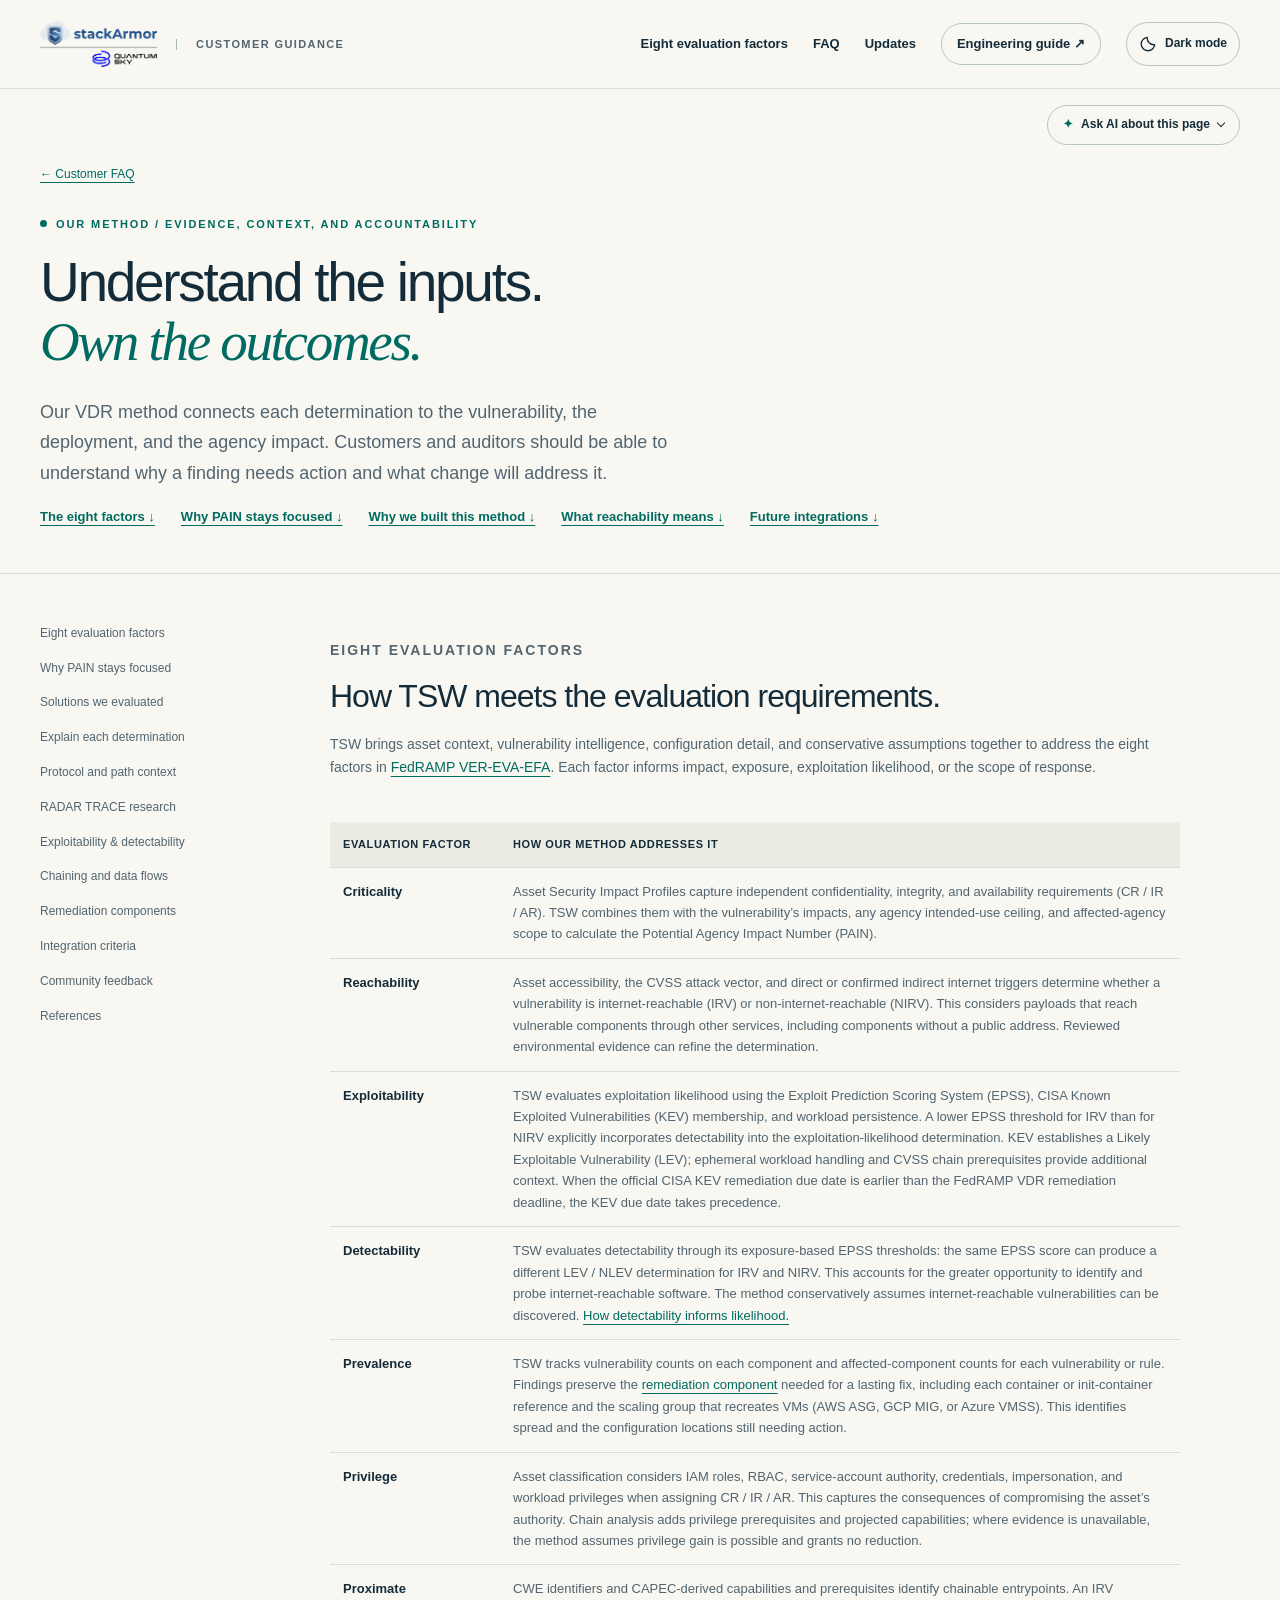
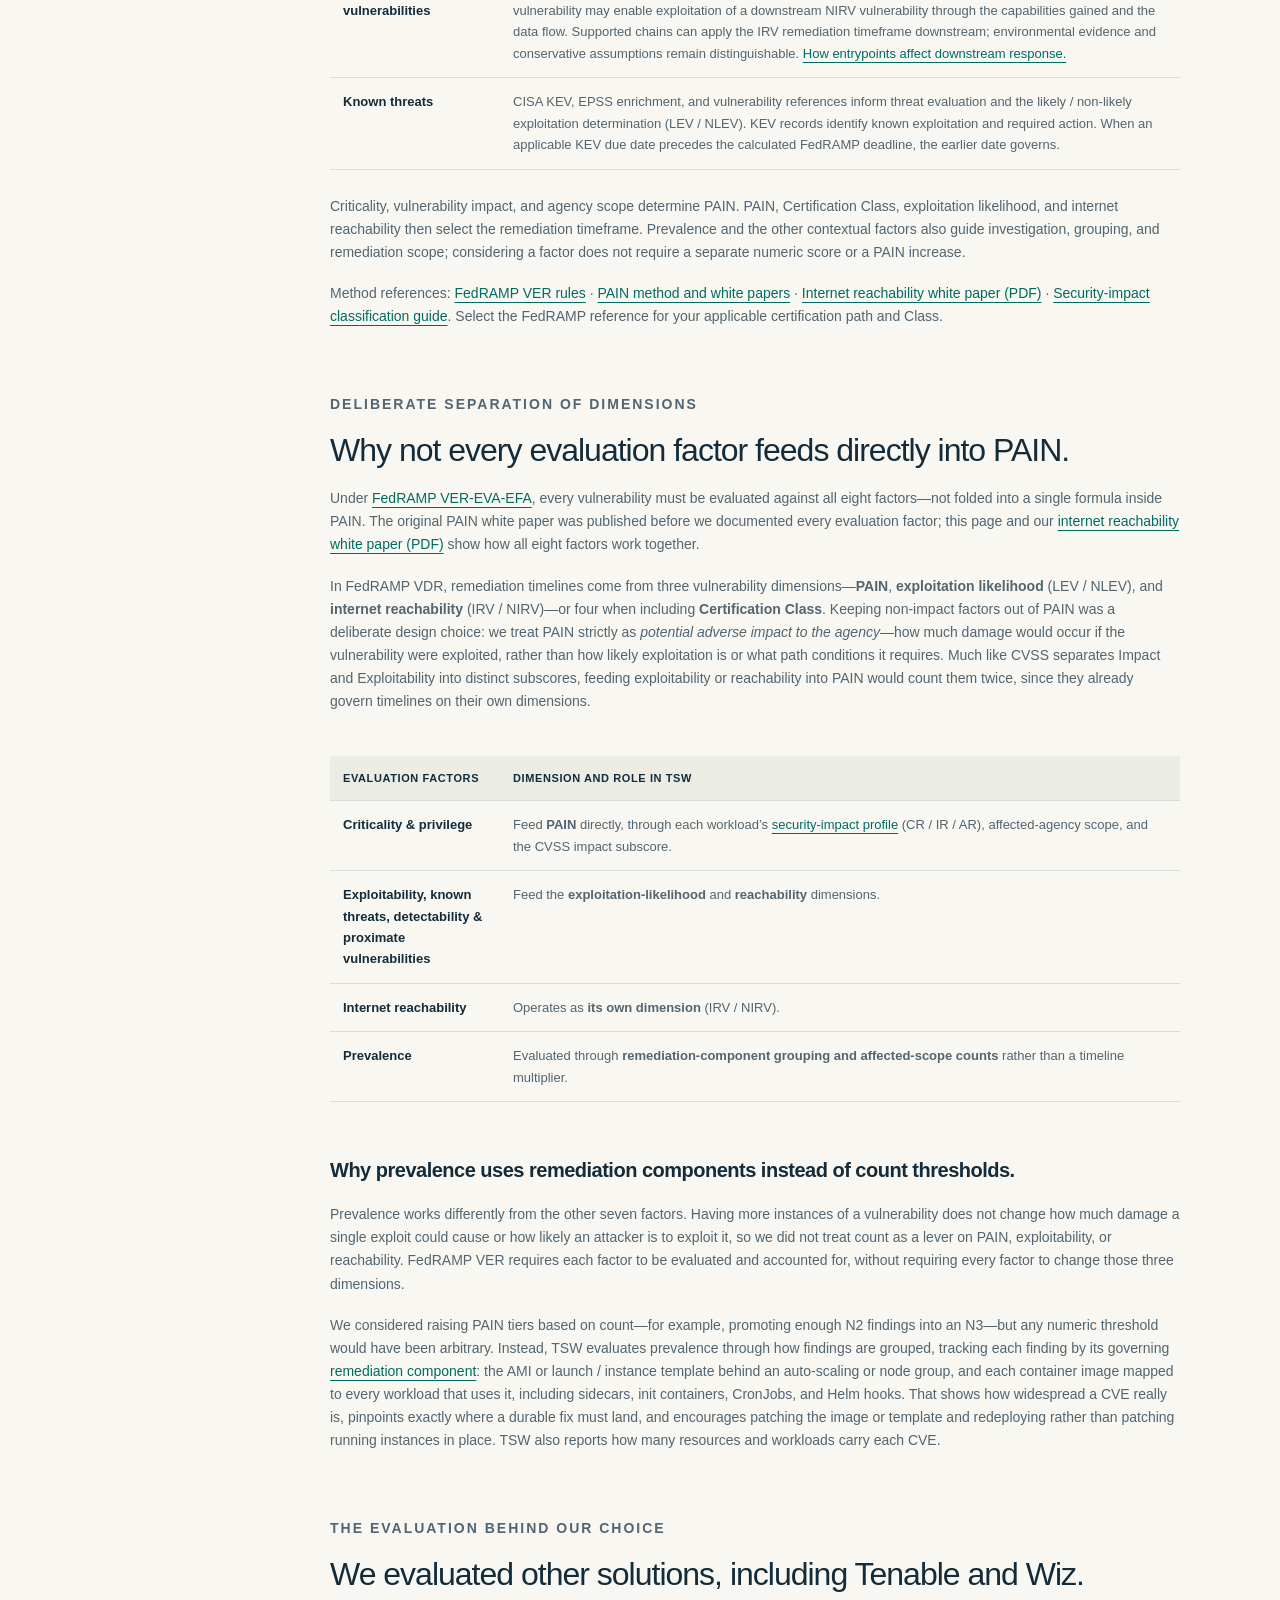
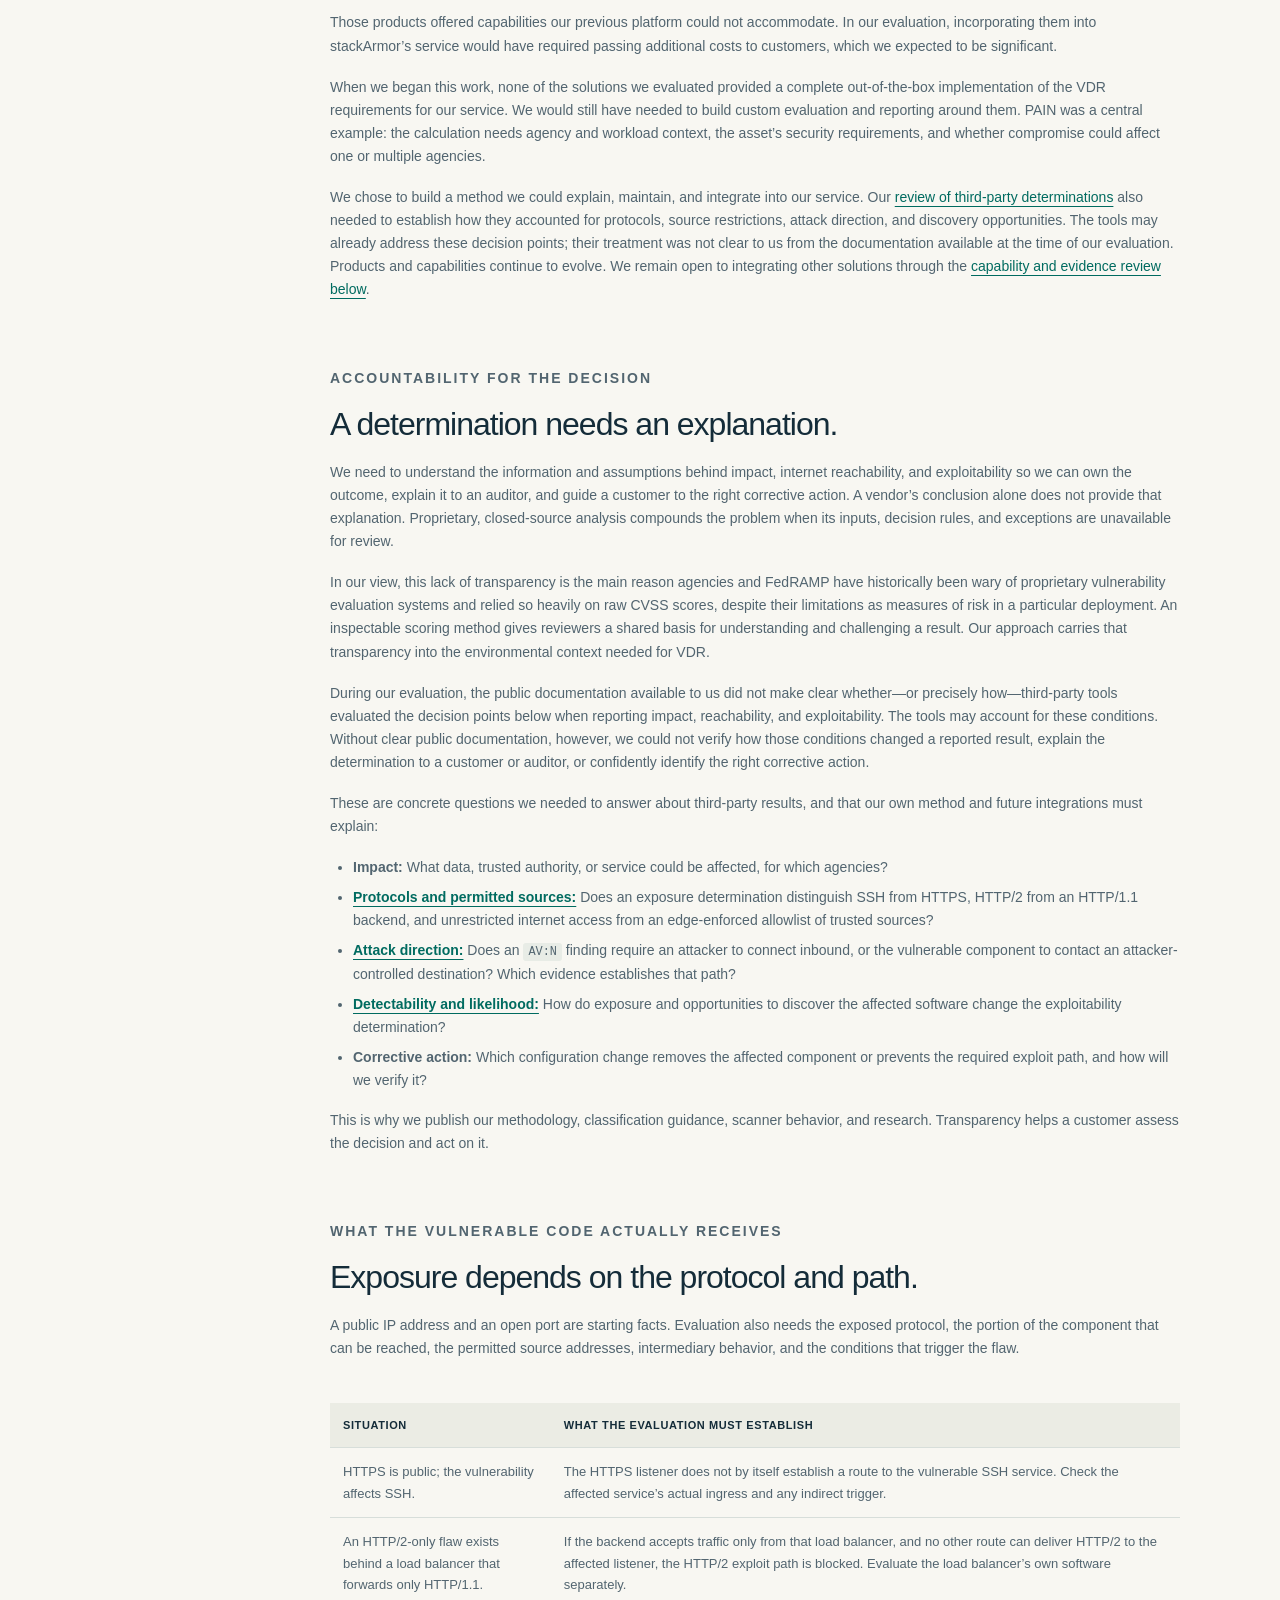
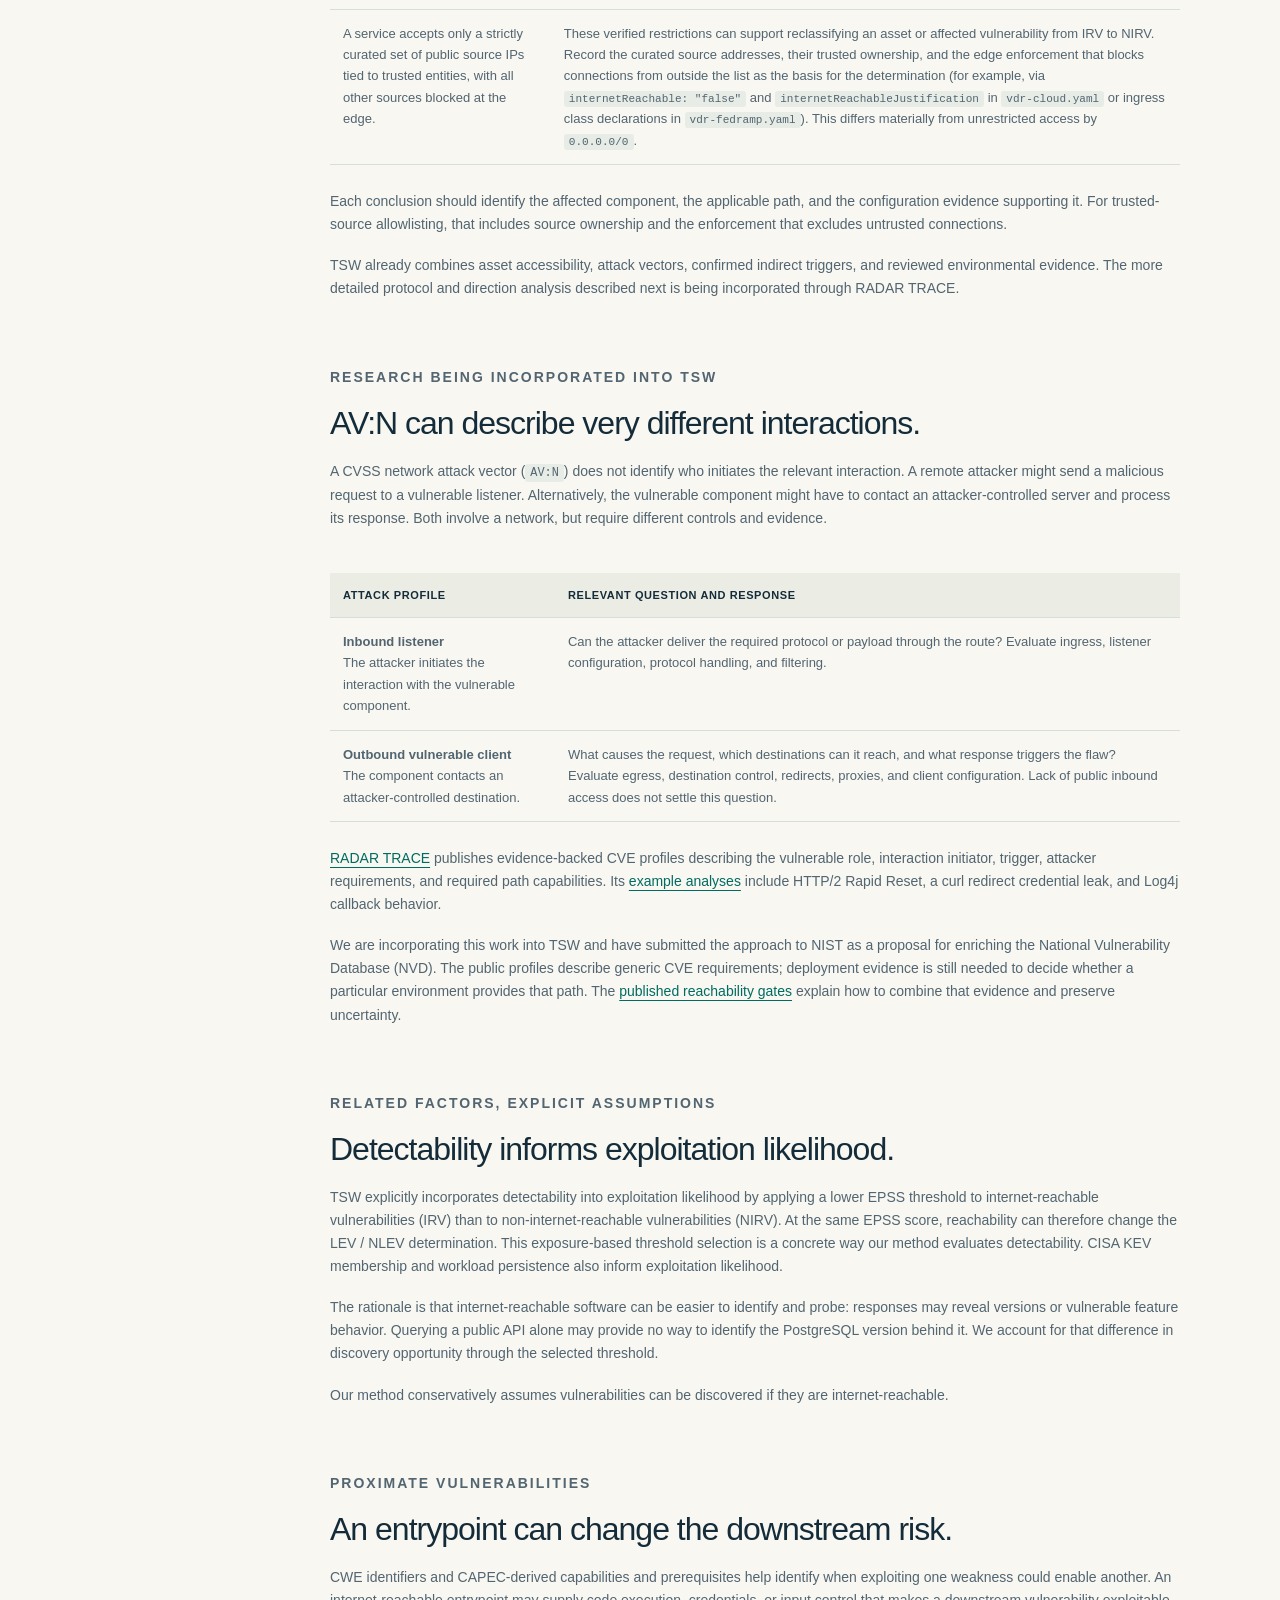
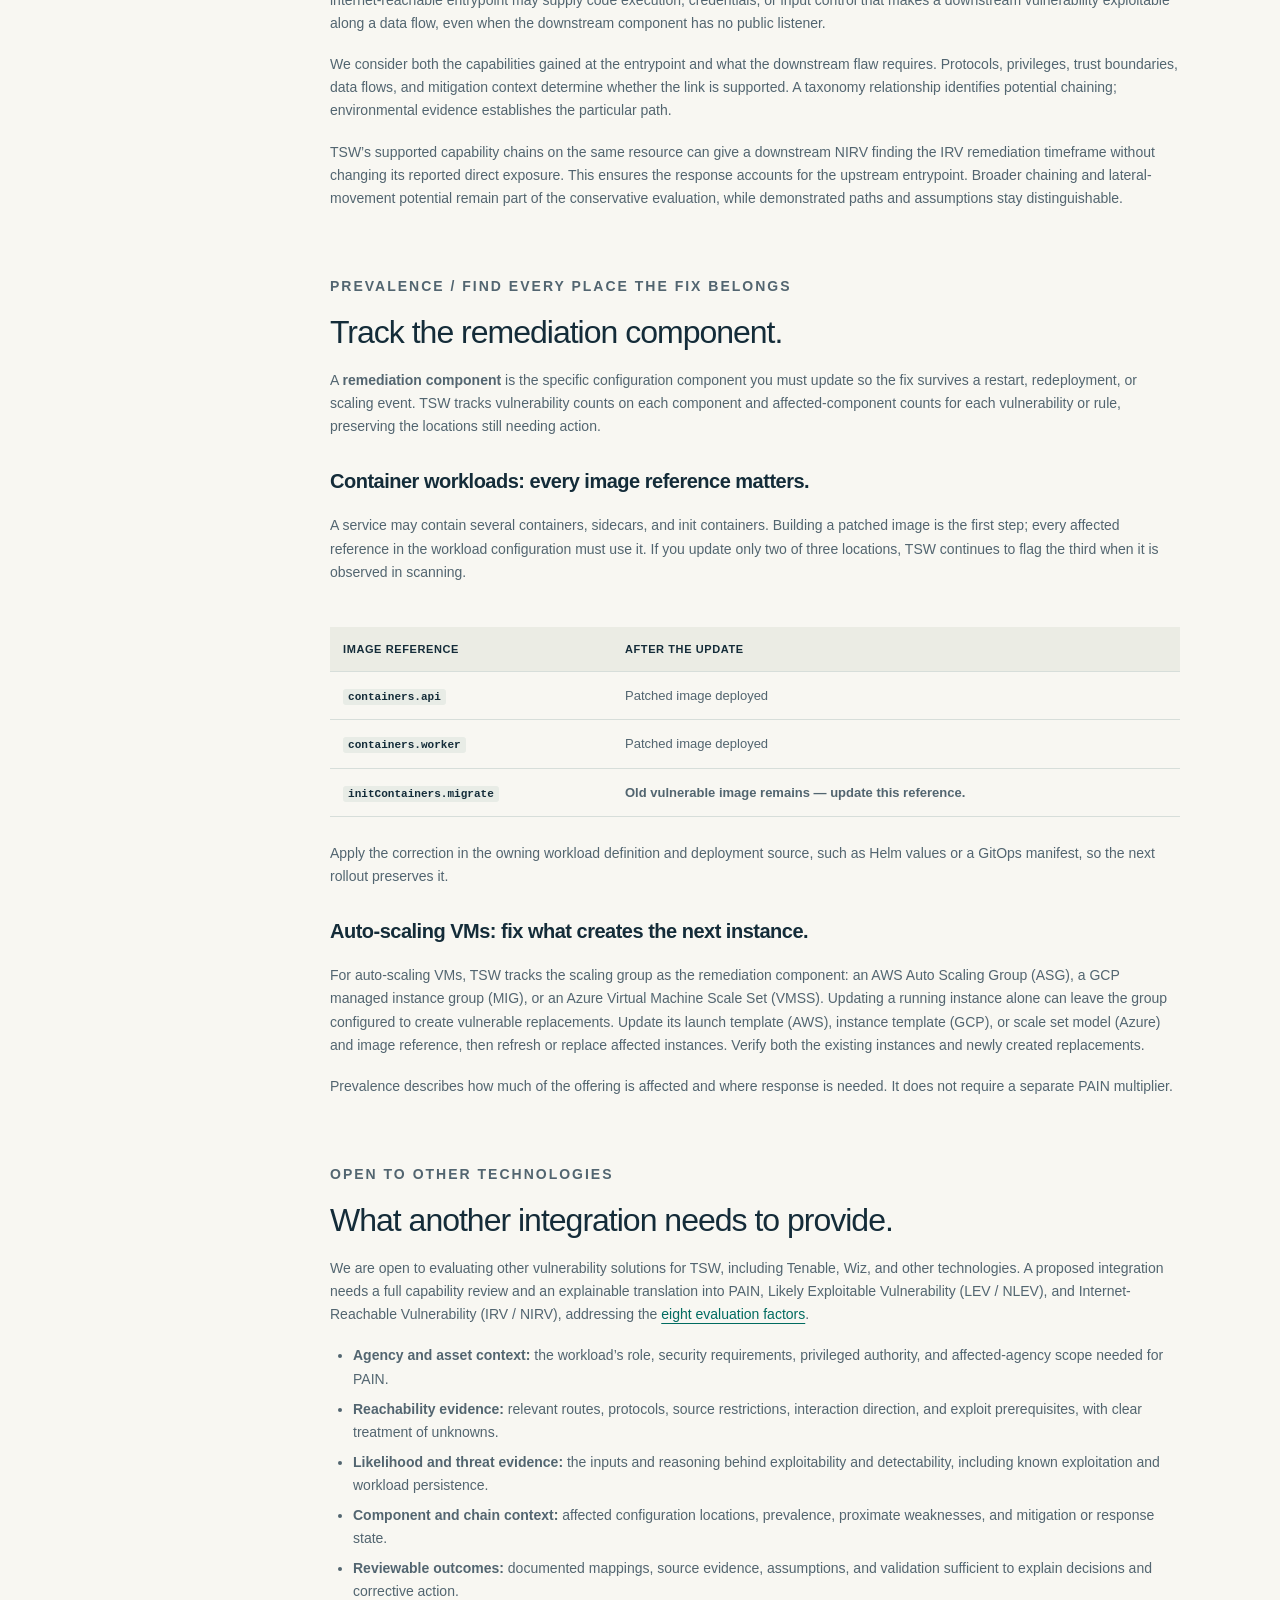
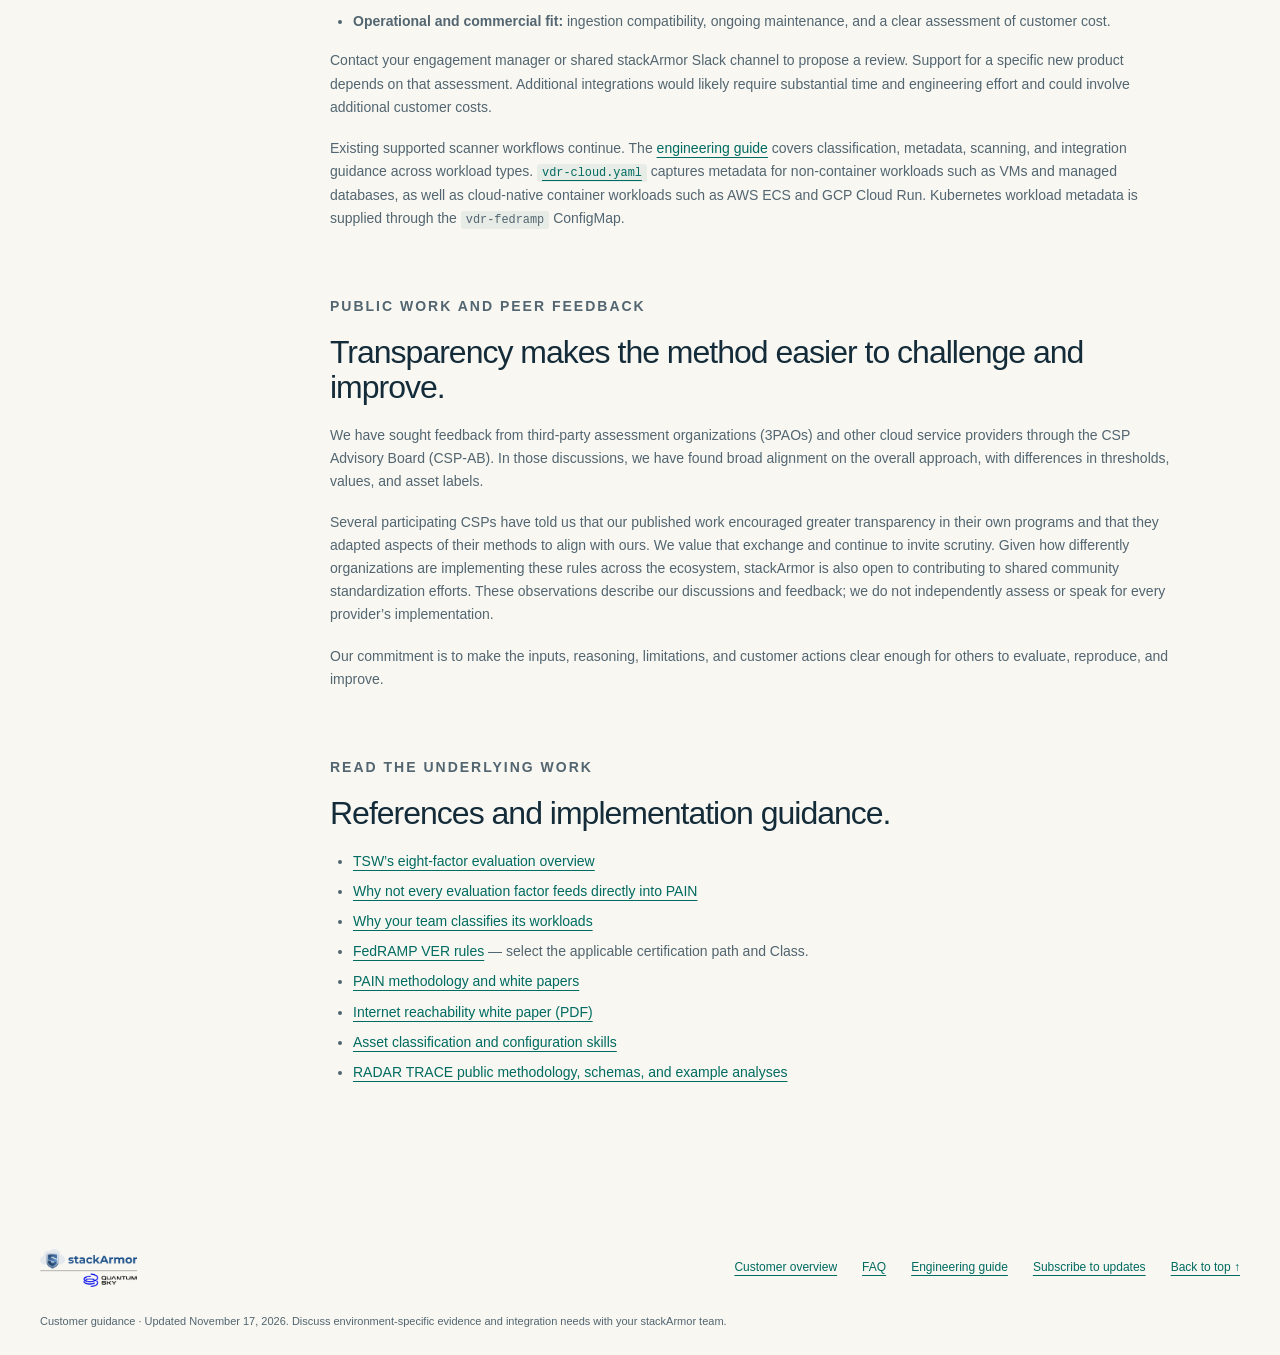
<file: evaluation-method.html>
<!doctype html>
<html lang="en">
<head>
  <meta charset="utf-8">
  <meta name="viewport" content="width=device-width, initial-scale=1">
  <meta name="theme-color" content="#102d3b">
  <title>Our VDR method and integration approach | stackArmor</title>
  <meta name="description" content="Why stackArmor built its VDR method, what we evaluated, and the evidence needed to explain PAIN, exploitability, reachability, and lasting remediation.">
  <link rel="icon" href="assets/favicon.svg" type="image/svg+xml">
  <script src="assets/theme.js?v=7749bf7907d3"></script>
  <link rel="stylesheet" href="assets/site.css?v=e3aed76b6a4a">
  <script defer src="assets/site.js?v=fd64253de602"></script>
  <link rel="alternate" type="application/atom+xml" title="stackArmor customer guidance — main branch updates" href="https://github.com/stackArmor/vdr-customer-guidance/commits/main.atom">
</head>
<body>
  <a class="skip" href="#main">Skip to content</a>
  <header class="header"><div class="wrap header-inner"><a class="brand" href="./" aria-label="stackArmor customer guidance home"><img class="brand-logo brand-logo-light" src="assets/stackarmor-logo.png" alt="stackArmor" width="117" height="46"><img class="brand-logo brand-logo-dark" src="assets/stackarmor-logo-white.png" alt="stackArmor" width="117" height="46"><span class="brand-label">Customer guidance</span></a><nav class="nav" aria-label="Main navigation"><a class="nav-context" href="#factors">Eight evaluation factors</a><a href="./#questions">FAQ</a><a href="./#updates">Updates</a><a class="nav-pill" href="engineer-guide.html">Engineering guide <span aria-hidden="true">↗</span></a><button class="theme-toggle" type="button" data-theme-toggle aria-label="Dark mode" aria-pressed="false" title="Turn on dark mode" hidden><svg width="18" height="18" viewBox="0 0 24 24" fill="none" stroke="currentColor" stroke-width="1.8" stroke-linecap="round" stroke-linejoin="round" aria-hidden="true"><path d="M20.9 13A9 9 0 0 1 11 3.1 9 9 0 1 0 20.9 13Z"/></svg><span>Dark mode</span></button></nav></div></header>
  <main id="main">
    <div class="wrap ai-row"><details class="ai-menu" data-ai-menu><summary><span class="ai-spark" aria-hidden="true">✦</span> Ask AI about this page<span class="ai-caret" aria-hidden="true"></span></summary><div class="ai-panel"><p>Short on time? Open this page in an AI assistant to get a quick summary and ask questions in plain language.</p><div class="ai-links"><a href="https://claude.ai/new?q=Read%20this%20stackArmor%20VDR%20%2F%20VER%20customer%20guidance%20page%3A%20https%3A%2F%2Fstackarmor.github.io%2Fvdr-customer-guidance%2Fevaluation-method.html%0A%0AStart%20with%20a%20short%20summary%20of%20what%20it%20covers%20and%20what%20my%20team%20needs%20to%20do.%20Then%20answer%20my%20follow-up%20questions%20using%20the%20page%20as%20your%20source%2C%20and%20tell%20me%20when%20something%20is%20not%20covered%20there." target="_blank" rel="noopener">Claude <span aria-hidden="true">↗</span></a><a href="https://chatgpt.com/?q=Read%20this%20stackArmor%20VDR%20%2F%20VER%20customer%20guidance%20page%3A%20https%3A%2F%2Fstackarmor.github.io%2Fvdr-customer-guidance%2Fevaluation-method.html%0A%0AStart%20with%20a%20short%20summary%20of%20what%20it%20covers%20and%20what%20my%20team%20needs%20to%20do.%20Then%20answer%20my%20follow-up%20questions%20using%20the%20page%20as%20your%20source%2C%20and%20tell%20me%20when%20something%20is%20not%20covered%20there." target="_blank" rel="noopener">ChatGPT <span aria-hidden="true">↗</span></a></div><p class="ai-note">Opens in a new tab. You may need to sign in.</p></div></details></div>
    <section class="guide-hero"><div class="wrap"><a class="back-link" href="./#questions">← Customer FAQ</a><p class="eyebrow">Our method / Evidence, context, and accountability</p><h1>Understand the inputs.<br><em>Own the outcomes.</em></h1><p class="lede">Our VDR method connects each determination to the vulnerability, the deployment, and the agency impact. Customers and auditors should be able to understand why a finding needs action and what change will address it.</p><nav class="quick-links" aria-label="Method quick access"><a href="#factors">The eight factors ↓</a><a href="#pain-and-factors">Why PAIN stays focused ↓</a><a href="#other-solutions">Why we built this method ↓</a><a href="#reachability">What reachability means ↓</a><a href="#integrations">Future integrations ↓</a></nav></div></section>
    <div class="wrap guide-layout">
      <nav class="guide-nav" aria-label="Evaluation method sections"><a href="#factors">Eight evaluation factors</a><a href="#pain-and-factors">Why PAIN stays focused</a><a href="#other-solutions">Solutions we evaluated</a><a href="#transparency">Explain each determination</a><a href="#reachability">Protocol and path context</a><a href="#radar-trace">RADAR TRACE research</a><a href="#exploitability">Exploitability &amp; detectability</a><a href="#proximate">Chaining and data flows</a><a href="#prevalence">Remediation components</a><a href="#integrations">Integration criteria</a><a href="#community">Community feedback</a><a href="#references">References</a></nav>
      <div class="guide-content">
        <section id="factors" aria-labelledby="factors-title">
          <p class="kicker">Eight evaluation factors</p><h2 id="factors-title">How TSW meets the evaluation requirements.</h2>
          <p>TSW brings asset context, vulnerability intelligence, configuration detail, and conservative assumptions together to address the eight factors in <a href="https://www.fedramp.gov/2026/reference/rev5/d/vulnerability-evaluation-and-reporting/#evaluation-factors">FedRAMP VER-EVA-EFA</a>. Each factor informs impact, exposure, exploitation likelihood, or the scope of response.</p>
          <div class="table-wrap"><table class="evaluation-table" aria-label="How TSW considers the eight FedRAMP evaluation factors">
          <thead><tr><th scope="col">Evaluation factor</th><th scope="col">How our method addresses it</th></tr></thead>
          <tbody>
            <tr><th scope="row">Criticality</th><td>Asset Security Impact Profiles capture independent confidentiality, integrity, and availability requirements (CR / IR / AR). TSW combines them with the vulnerability’s impacts, any agency intended-use ceiling, and affected-agency scope to calculate the Potential Agency Impact Number (PAIN).</td></tr>
            <tr><th scope="row">Reachability</th><td>Asset accessibility, the CVSS attack vector, and direct or confirmed indirect internet triggers determine whether a vulnerability is internet-reachable (IRV) or non-internet-reachable (NIRV). This considers payloads that reach vulnerable components through other services, including components without a public address. Reviewed environmental evidence can refine the determination.</td></tr>
            <tr><th scope="row">Exploitability</th><td>TSW evaluates exploitation likelihood using the Exploit Prediction Scoring System (EPSS), CISA Known Exploited Vulnerabilities (KEV) membership, and workload persistence. A lower EPSS threshold for IRV than for NIRV explicitly incorporates detectability into the exploitation-likelihood determination. KEV establishes a Likely Exploitable Vulnerability (LEV); ephemeral workload handling and CVSS chain prerequisites provide additional context. When the official CISA KEV remediation due date is earlier than the FedRAMP VDR remediation deadline, the KEV due date takes precedence.</td></tr>
            <tr><th scope="row">Detectability</th><td>TSW evaluates detectability through its exposure-based EPSS thresholds: the same EPSS score can produce a different LEV / NLEV determination for IRV and NIRV. This accounts for the greater opportunity to identify and probe internet-reachable software. The method conservatively assumes internet-reachable vulnerabilities can be discovered. <a href="#exploitability">How detectability informs likelihood.</a></td></tr>
            <tr><th scope="row">Prevalence</th><td>TSW tracks vulnerability counts on each component and affected-component counts for each vulnerability or rule. Findings preserve the <a href="#prevalence">remediation component</a> needed for a lasting fix, including each container or init-container reference and the scaling group that recreates VMs (AWS ASG, GCP MIG, or Azure VMSS). This identifies spread and the configuration locations still needing action.</td></tr>
            <tr><th scope="row">Privilege</th><td>Asset classification considers IAM roles, RBAC, service-account authority, credentials, impersonation, and workload privileges when assigning CR / IR / AR. This captures the consequences of compromising the asset’s authority. Chain analysis adds privilege prerequisites and projected capabilities; where evidence is unavailable, the method assumes privilege gain is possible and grants no reduction.</td></tr>
            <tr><th scope="row">Proximate vulnerabilities</th><td>CWE identifiers and CAPEC-derived capabilities and prerequisites identify chainable entrypoints. An IRV vulnerability may enable exploitation of a downstream NIRV vulnerability through the capabilities gained and the data flow. Supported chains can apply the IRV remediation timeframe downstream; environmental evidence and conservative assumptions remain distinguishable. <a href="#proximate">How entrypoints affect downstream response.</a></td></tr>
            <tr><th scope="row">Known threats</th><td>CISA KEV, EPSS enrichment, and vulnerability references inform threat evaluation and the likely / non-likely exploitation determination (LEV / NLEV). KEV records identify known exploitation and required action. When an applicable KEV due date precedes the calculated FedRAMP deadline, the earlier date governs.</td></tr>
          </tbody>
        </table></div>
          <p>Criticality, vulnerability impact, and agency scope determine PAIN. PAIN, Certification Class, exploitation likelihood, and internet reachability then select the remediation timeframe. Prevalence and the other contextual factors also guide investigation, grouping, and remediation scope; considering a factor does not require a separate numeric score or a PAIN increase.</p>
          <p>Method references: <a href="https://www.fedramp.gov/2026/reference/rev5/d/vulnerability-evaluation-and-reporting/">FedRAMP VER rules</a> · <a href="https://stackarmor.github.io/rfc-fedramp-vdr/">PAIN method and white papers</a> · <a href="https://stackarmor.github.io/rfc-fedramp-vdr/internet-reachability.pdf">Internet reachability white paper (PDF)</a> · <a href="https://github.com/stackArmor/vdr-agent-skills/blob/main/skills/generate-k8s-vdr-configmap/references/archetype-guide.md">Security-impact classification guide</a>. Select the FedRAMP reference for your applicable certification path and Class.</p>
        </section>

        <section id="pain-and-factors" aria-labelledby="pain-and-factors-title">
          <p class="kicker">Deliberate separation of dimensions</p><h2 id="pain-and-factors-title">Why not every evaluation factor feeds directly into PAIN.</h2>
          <p>Under <a href="https://www.fedramp.gov/2026/reference/rev5/d/vulnerability-evaluation-and-reporting/#evaluation-factors">FedRAMP VER-EVA-EFA</a>, every vulnerability must be evaluated against all eight factors—not folded into a single formula inside PAIN. The original PAIN white paper was published before we documented every evaluation factor; this page and our <a href="https://stackarmor.github.io/rfc-fedramp-vdr/internet-reachability.pdf">internet reachability white paper (PDF)</a> show how all eight factors work together.</p>
          <p>In FedRAMP VDR, remediation timelines come from three vulnerability dimensions—<strong>PAIN</strong>, <strong>exploitation likelihood</strong> (LEV / NLEV), and <strong>internet reachability</strong> (IRV / NIRV)—or four when including <strong>Certification Class</strong>. Keeping non-impact factors out of PAIN was a deliberate design choice: we treat PAIN strictly as <em>potential adverse impact to the agency</em>—how much damage would occur if the vulnerability were exploited, rather than how likely exploitation is or what path conditions it requires. Much like CVSS separates Impact and Exploitability into distinct subscores, feeding exploitability or reachability into PAIN would count them twice, since they already govern timelines on their own dimensions.</p>
          <div class="table-wrap"><table class="evaluation-table" aria-label="How the eight FedRAMP factors map across evaluation dimensions">
          <thead><tr><th scope="col">Evaluation factors</th><th scope="col">Dimension and role in TSW</th></tr></thead>
          <tbody>
            <tr><th scope="row">Criticality &amp; privilege</th><td>Feed <strong>PAIN</strong> directly, through each workload’s <a href="workload-classification.html">security-impact profile</a> (CR / IR / AR), affected-agency scope, and the CVSS impact subscore.</td></tr>
            <tr><th scope="row">Exploitability, known threats, detectability &amp; proximate vulnerabilities</th><td>Feed the <strong>exploitation-likelihood</strong> and <strong>reachability</strong> dimensions.</td></tr>
            <tr><th scope="row">Internet reachability</th><td>Operates as <strong>its own dimension</strong> (IRV / NIRV).</td></tr>
            <tr><th scope="row">Prevalence</th><td>Evaluated through <strong>remediation-component grouping and affected-scope counts</strong> rather than a timeline multiplier.</td></tr>
          </tbody>
          </table></div>
          <h3>Why prevalence uses remediation components instead of count thresholds.</h3>
          <p>Prevalence works differently from the other seven factors. Having more instances of a vulnerability does not change how much damage a single exploit could cause or how likely an attacker is to exploit it, so we did not treat count as a lever on PAIN, exploitability, or reachability. FedRAMP VER requires each factor to be evaluated and accounted for, without requiring every factor to change those three dimensions.</p>
          <p>We considered raising PAIN tiers based on count—for example, promoting enough N2 findings into an N3—but any numeric threshold would have been arbitrary. Instead, TSW evaluates prevalence through how findings are grouped, tracking each finding by its governing <a href="#prevalence">remediation component</a>: the AMI or launch / instance template behind an auto-scaling or node group, and each container image mapped to every workload that uses it, including sidecars, init containers, CronJobs, and Helm hooks. That shows how widespread a CVE really is, pinpoints exactly where a durable fix must land, and encourages patching the image or template and redeploying rather than patching running instances in place. TSW also reports how many resources and workloads carry each CVE.</p>
        </section>

        <section id="other-solutions" aria-labelledby="other-solutions-title">
          <p class="kicker">The evaluation behind our choice</p><h2 id="other-solutions-title">We evaluated other solutions, including Tenable and Wiz.</h2>
          <p>Those products offered capabilities our previous platform could not accommodate. In our evaluation, incorporating them into stackArmor’s service would have required passing additional costs to customers, which we expected to be significant.</p>
          <p>When we began this work, none of the solutions we evaluated provided a complete out-of-the-box implementation of the VDR requirements for our service. We would still have needed to build custom evaluation and reporting around them. PAIN was a central example: the calculation needs agency and workload context, the asset’s security requirements, and whether compromise could affect one or multiple agencies.</p>
          <p>We chose to build a method we could explain, maintain, and integrate into our service. Our <a href="#transparency">review of third-party determinations</a> also needed to establish how they accounted for protocols, source restrictions, attack direction, and discovery opportunities. The tools may already address these decision points; their treatment was not clear to us from the documentation available at the time of our evaluation. Products and capabilities continue to evolve. We remain open to integrating other solutions through the <a href="#integrations">capability and evidence review below</a>.</p>
        </section>

        <section id="transparency" aria-labelledby="transparency-title">
          <p class="kicker">Accountability for the decision</p><h2 id="transparency-title">A determination needs an explanation.</h2>
          <p>We need to understand the information and assumptions behind impact, internet reachability, and exploitability so we can own the outcome, explain it to an auditor, and guide a customer to the right corrective action. A vendor’s conclusion alone does not provide that explanation. Proprietary, closed-source analysis compounds the problem when its inputs, decision rules, and exceptions are unavailable for review.</p>
          <p>In our view, this lack of transparency is the main reason agencies and FedRAMP have historically been wary of proprietary vulnerability evaluation systems and relied so heavily on raw CVSS scores, despite their limitations as measures of risk in a particular deployment. An inspectable scoring method gives reviewers a shared basis for understanding and challenging a result. Our approach carries that transparency into the environmental context needed for VDR.</p>
          <p>During our evaluation, the public documentation available to us did not make clear whether—or precisely how—third-party tools evaluated the decision points below when reporting impact, reachability, and exploitability. The tools may account for these conditions. Without clear public documentation, however, we could not verify how those conditions changed a reported result, explain the determination to a customer or auditor, or confidently identify the right corrective action.</p>
          <p>These are concrete questions we needed to answer about third-party results, and that our own method and future integrations must explain:</p>
          <ul><li><strong>Impact:</strong> What data, trusted authority, or service could be affected, for which agencies?</li><li><strong><a href="#reachability">Protocols and permitted sources:</a></strong> Does an exposure determination distinguish SSH from HTTPS, HTTP/2 from an HTTP/1.1 backend, and unrestricted internet access from an edge-enforced allowlist of trusted sources?</li><li><strong><a href="#radar-trace">Attack direction:</a></strong> Does an <code>AV:N</code> finding require an attacker to connect inbound, or the vulnerable component to contact an attacker-controlled destination? Which evidence establishes that path?</li><li><strong><a href="#exploitability">Detectability and likelihood:</a></strong> How do exposure and opportunities to discover the affected software change the exploitability determination?</li><li><strong>Corrective action:</strong> Which configuration change removes the affected component or prevents the required exploit path, and how will we verify it?</li></ul>
          <p>This is why we publish our methodology, classification guidance, scanner behavior, and research. Transparency helps a customer assess the decision and act on it.</p>
        </section>

        <section id="reachability" aria-labelledby="reachability-title">
          <p class="kicker">What the vulnerable code actually receives</p><h2 id="reachability-title">Exposure depends on the protocol and path.</h2>
          <p>A public IP address and an open port are starting facts. Evaluation also needs the exposed protocol, the portion of the component that can be reached, the permitted source addresses, intermediary behavior, and the conditions that trigger the flaw.</p>
          <div class="table-wrap"><table aria-label="Examples of vulnerability-specific exposure"><thead><tr><th scope="col">Situation</th><th scope="col">What the evaluation must establish</th></tr></thead><tbody>
            <tr><td>HTTPS is public; the vulnerability affects SSH.</td><td>The HTTPS listener does not by itself establish a route to the vulnerable SSH service. Check the affected service’s actual ingress and any indirect trigger.</td></tr>
            <tr><td>An HTTP/2-only flaw exists behind a load balancer that forwards only HTTP/1.1.</td><td>If the backend accepts traffic only from that load balancer, and no other route can deliver HTTP/2 to the affected listener, the HTTP/2 exploit path is blocked. Evaluate the load balancer’s own software separately.</td></tr>
            <tr><td>A service accepts only a strictly curated set of public source IPs tied to trusted entities, with all other sources blocked at the edge.</td><td>These verified restrictions can support reclassifying an asset or affected vulnerability from IRV to NIRV. Record the curated source addresses, their trusted ownership, and the edge enforcement that blocks connections from outside the list as the basis for the determination (for example, via <code>internetReachable: "false"</code> and <code>internetReachableJustification</code> in <code>vdr-cloud.yaml</code> or ingress class declarations in <code>vdr-fedramp.yaml</code>). This differs materially from unrestricted access by <code>0.0.0.0/0</code>.</td></tr>
          </tbody></table></div>
          <p>Each conclusion should identify the affected component, the applicable path, and the configuration evidence supporting it. For trusted-source allowlisting, that includes source ownership and the enforcement that excludes untrusted connections.</p>
          <p>TSW already combines asset accessibility, attack vectors, confirmed indirect triggers, and reviewed environmental evidence. The more detailed protocol and direction analysis described next is being incorporated through RADAR TRACE.</p>
        </section>

        <section id="radar-trace" aria-labelledby="radar-trace-title">
          <p class="kicker">Research being incorporated into TSW</p><h2 id="radar-trace-title">AV:N can describe very different interactions.</h2>
          <p>A CVSS network attack vector (<code>AV:N</code>) does not identify who initiates the relevant interaction. A remote attacker might send a malicious request to a vulnerable listener. Alternatively, the vulnerable component might have to contact an attacker-controlled server and process its response. Both involve a network, but require different controls and evidence.</p>
          <div class="table-wrap"><table aria-label="Inbound and outbound exploitation profiles"><thead><tr><th scope="col">Attack profile</th><th scope="col">Relevant question and response</th></tr></thead><tbody>
            <tr><td><strong>Inbound listener</strong><br>The attacker initiates the interaction with the vulnerable component.</td><td>Can the attacker deliver the required protocol or payload through the route? Evaluate ingress, listener configuration, protocol handling, and filtering.</td></tr>
            <tr><td><strong>Outbound vulnerable client</strong><br>The component contacts an attacker-controlled destination.</td><td>What causes the request, which destinations can it reach, and what response triggers the flaw? Evaluate egress, destination control, redirects, proxies, and client configuration. Lack of public inbound access does not settle this question.</td></tr>
          </tbody></table></div>
          <p><a href="https://github.com/stackArmor/radar-trace-public">RADAR TRACE</a> publishes evidence-backed CVE profiles describing the vulnerable role, interaction initiator, trigger, attacker requirements, and required path capabilities. Its <a href="https://github.com/stackArmor/radar-trace-public#example-analyses">example analyses</a> include HTTP/2 Rapid Reset, a curl redirect credential leak, and Log4j callback behavior.</p>
          <p>We are incorporating this work into TSW and have submitted the approach to NIST as a proposal for enriching the National Vulnerability Database (NVD). The public profiles describe generic CVE requirements; deployment evidence is still needed to decide whether a particular environment provides that path. The <a href="https://github.com/stackArmor/radar-trace-public/blob/main/docs/reachability-gates.md">published reachability gates</a> explain how to combine that evidence and preserve uncertainty.</p>
        </section>

        <section id="exploitability" aria-labelledby="exploitability-title">
          <p class="kicker">Related factors, explicit assumptions</p><h2 id="exploitability-title">Detectability informs exploitation likelihood.</h2>
          <p>TSW explicitly incorporates detectability into exploitation likelihood by applying a lower EPSS threshold to internet-reachable vulnerabilities (IRV) than to non-internet-reachable vulnerabilities (NIRV). At the same EPSS score, reachability can therefore change the LEV / NLEV determination. This exposure-based threshold selection is a concrete way our method evaluates detectability. CISA KEV membership and workload persistence also inform exploitation likelihood.</p>
          <p>The rationale is that internet-reachable software can be easier to identify and probe: responses may reveal versions or vulnerable feature behavior. Querying a public API alone may provide no way to identify the PostgreSQL version behind it. We account for that difference in discovery opportunity through the selected threshold.</p>
          <p>Our method conservatively assumes vulnerabilities can be discovered if they are internet-reachable.</p>
        </section>

        <section id="proximate" aria-labelledby="proximate-title">
          <p class="kicker">Proximate vulnerabilities</p><h2 id="proximate-title">An entrypoint can change the downstream risk.</h2>
          <p>CWE identifiers and CAPEC-derived capabilities and prerequisites help identify when exploiting one weakness could enable another. An internet-reachable entrypoint may supply code execution, credentials, or input control that makes a downstream vulnerability exploitable along a data flow, even when the downstream component has no public listener.</p>
          <p>We consider both the capabilities gained at the entrypoint and what the downstream flaw requires. Protocols, privileges, trust boundaries, data flows, and mitigation context determine whether the link is supported. A taxonomy relationship identifies potential chaining; environmental evidence establishes the particular path.</p>
          <p>TSW’s supported capability chains on the same resource can give a downstream NIRV finding the IRV remediation timeframe without changing its reported direct exposure. This ensures the response accounts for the upstream entrypoint. Broader chaining and lateral-movement potential remain part of the conservative evaluation, while demonstrated paths and assumptions stay distinguishable.</p>
        </section>

        <section id="prevalence" aria-labelledby="prevalence-title">
          <p class="kicker">Prevalence / Find every place the fix belongs</p><h2 id="prevalence-title">Track the remediation component.</h2>
          <p>A <strong>remediation component</strong> is the specific configuration component you must update so the fix survives a restart, redeployment, or scaling event. TSW tracks vulnerability counts on each component and affected-component counts for each vulnerability or rule, preserving the locations still needing action.</p>
          <h3>Container workloads: every image reference matters.</h3>
          <p>A service may contain several containers, sidecars, and init containers. Building a patched image is the first step; every affected reference in the workload configuration must use it. If you update only two of three locations, TSW continues to flag the third when it is observed in scanning.</p>
          <div class="table-wrap"><table class="component-example" aria-label="Example of an incomplete image update within a workload"><thead><tr><th scope="col">Image reference</th><th scope="col">After the update</th></tr></thead><tbody>
            <tr><th scope="row"><code>containers.api</code></th><td>Patched image deployed</td></tr>
            <tr><th scope="row"><code>containers.worker</code></th><td>Patched image deployed</td></tr>
            <tr><th scope="row"><code>initContainers.migrate</code></th><td><strong>Old vulnerable image remains — update this reference.</strong></td></tr>
          </tbody></table></div>
          <p>Apply the correction in the owning workload definition and deployment source, such as Helm values or a GitOps manifest, so the next rollout preserves it.</p>
          <h3>Auto-scaling VMs: fix what creates the next instance.</h3>
          <p>For auto-scaling VMs, TSW tracks the scaling group as the remediation component: an AWS Auto Scaling Group (ASG), a GCP managed instance group (MIG), or an Azure Virtual Machine Scale Set (VMSS). Updating a running instance alone can leave the group configured to create vulnerable replacements. Update its launch template (AWS), instance template (GCP), or scale set model (Azure) and image reference, then refresh or replace affected instances. Verify both the existing instances and newly created replacements.</p>
          <p>Prevalence describes how much of the offering is affected and where response is needed. It does not require a separate PAIN multiplier.</p>
        </section>

        <section id="integrations" aria-labelledby="integrations-title">
          <p class="kicker">Open to other technologies</p><h2 id="integrations-title">What another integration needs to provide.</h2>
          <p>We are open to evaluating other vulnerability solutions for TSW, including Tenable, Wiz, and other technologies. A proposed integration needs a full capability review and an explainable translation into PAIN, Likely Exploitable Vulnerability (LEV / NLEV), and Internet-Reachable Vulnerability (IRV / NIRV), addressing the <a href="#factors">eight evaluation factors</a>.</p>
          <ul><li><strong>Agency and asset context:</strong> the workload’s role, security requirements, privileged authority, and affected-agency scope needed for PAIN.</li><li><strong>Reachability evidence:</strong> relevant routes, protocols, source restrictions, interaction direction, and exploit prerequisites, with clear treatment of unknowns.</li><li><strong>Likelihood and threat evidence:</strong> the inputs and reasoning behind exploitability and detectability, including known exploitation and workload persistence.</li><li><strong>Component and chain context:</strong> affected configuration locations, prevalence, proximate weaknesses, and mitigation or response state.</li><li><strong>Reviewable outcomes:</strong> documented mappings, source evidence, assumptions, and validation sufficient to explain decisions and corrective action.</li><li><strong>Operational and commercial fit:</strong> ingestion compatibility, ongoing maintenance, and a clear assessment of customer cost.</li></ul>
          <p>Contact your engagement manager or shared stackArmor Slack channel to propose a review. Support for a specific new product depends on that assessment. Additional integrations would likely require substantial time and engineering effort and could involve additional customer costs.</p>
          <p>Existing supported scanner workflows continue. The <a href="engineer-guide.html">engineering guide</a> covers classification, metadata, scanning, and integration guidance across workload types. <a href="engineer-guide.html#cloud-config"><code>vdr-cloud.yaml</code></a> captures metadata for non-container workloads such as VMs and managed databases, as well as cloud-native container workloads such as AWS ECS and GCP Cloud Run. Kubernetes workload metadata is supplied through the <code>vdr-fedramp</code> ConfigMap.</p>
        </section>

        <section id="community" aria-labelledby="community-title">
          <p class="kicker">Public work and peer feedback</p><h2 id="community-title">Transparency makes the method easier to challenge and improve.</h2>
          <p>We have sought feedback from third-party assessment organizations (3PAOs) and other cloud service providers through the CSP Advisory Board (CSP-AB). In those discussions, we have found broad alignment on the overall approach, with differences in thresholds, values, and asset labels.</p>
          <p>Several participating CSPs have told us that our published work encouraged greater transparency in their own programs and that they adapted aspects of their methods to align with ours. We value that exchange and continue to invite scrutiny. Given how differently organizations are implementing these rules across the ecosystem, stackArmor is also open to contributing to shared community standardization efforts. These observations describe our discussions and feedback; we do not independently assess or speak for every provider’s implementation.</p>
          <p>Our commitment is to make the inputs, reasoning, limitations, and customer actions clear enough for others to evaluate, reproduce, and improve.</p>
        </section>

        <section id="references" aria-labelledby="references-title"><p class="kicker">Read the underlying work</p><h2 id="references-title">References and implementation guidance.</h2><ul><li><a href="#factors">TSW’s eight-factor evaluation overview</a></li><li><a href="#pain-and-factors">Why not every evaluation factor feeds directly into PAIN</a></li><li><a href="workload-classification.html">Why your team classifies its workloads</a></li><li><a href="https://www.fedramp.gov/2026/reference/rev5/d/vulnerability-evaluation-and-reporting/">FedRAMP VER rules</a> — select the applicable certification path and Class.</li><li><a href="https://stackarmor.github.io/rfc-fedramp-vdr/">PAIN methodology and white papers</a></li><li><a href="https://stackarmor.github.io/rfc-fedramp-vdr/internet-reachability.pdf">Internet reachability white paper (PDF)</a></li><li><a href="https://github.com/stackArmor/vdr-agent-skills">Asset classification and configuration skills</a></li><li><a href="https://github.com/stackArmor/radar-trace-public">RADAR TRACE public methodology, schemas, and example analyses</a></li></ul></section>
      </div>
    </div>
  </main>
  <footer class="footer wrap"><div class="footer-top"><a class="brand" href="https://stackarmor.com" aria-label="stackArmor"><img class="brand-logo brand-logo-light" src="assets/stackarmor-logo.png" alt="stackArmor" width="97" height="38"><img class="brand-logo brand-logo-dark" src="assets/stackarmor-logo-white.png" alt="stackArmor" width="97" height="38"></a><div class="footer-links"><a href="./">Customer overview</a><a href="./#questions">FAQ</a><a href="engineer-guide.html">Engineering guide</a><a href="./#updates">Subscribe to updates</a><a href="#main">Back to top ↑</a></div></div><p class="footer-note">Customer guidance · Updated November 17, 2026. Discuss environment-specific evidence and integration needs with your stackArmor team.</p></footer>
</body>
</html>
</file>
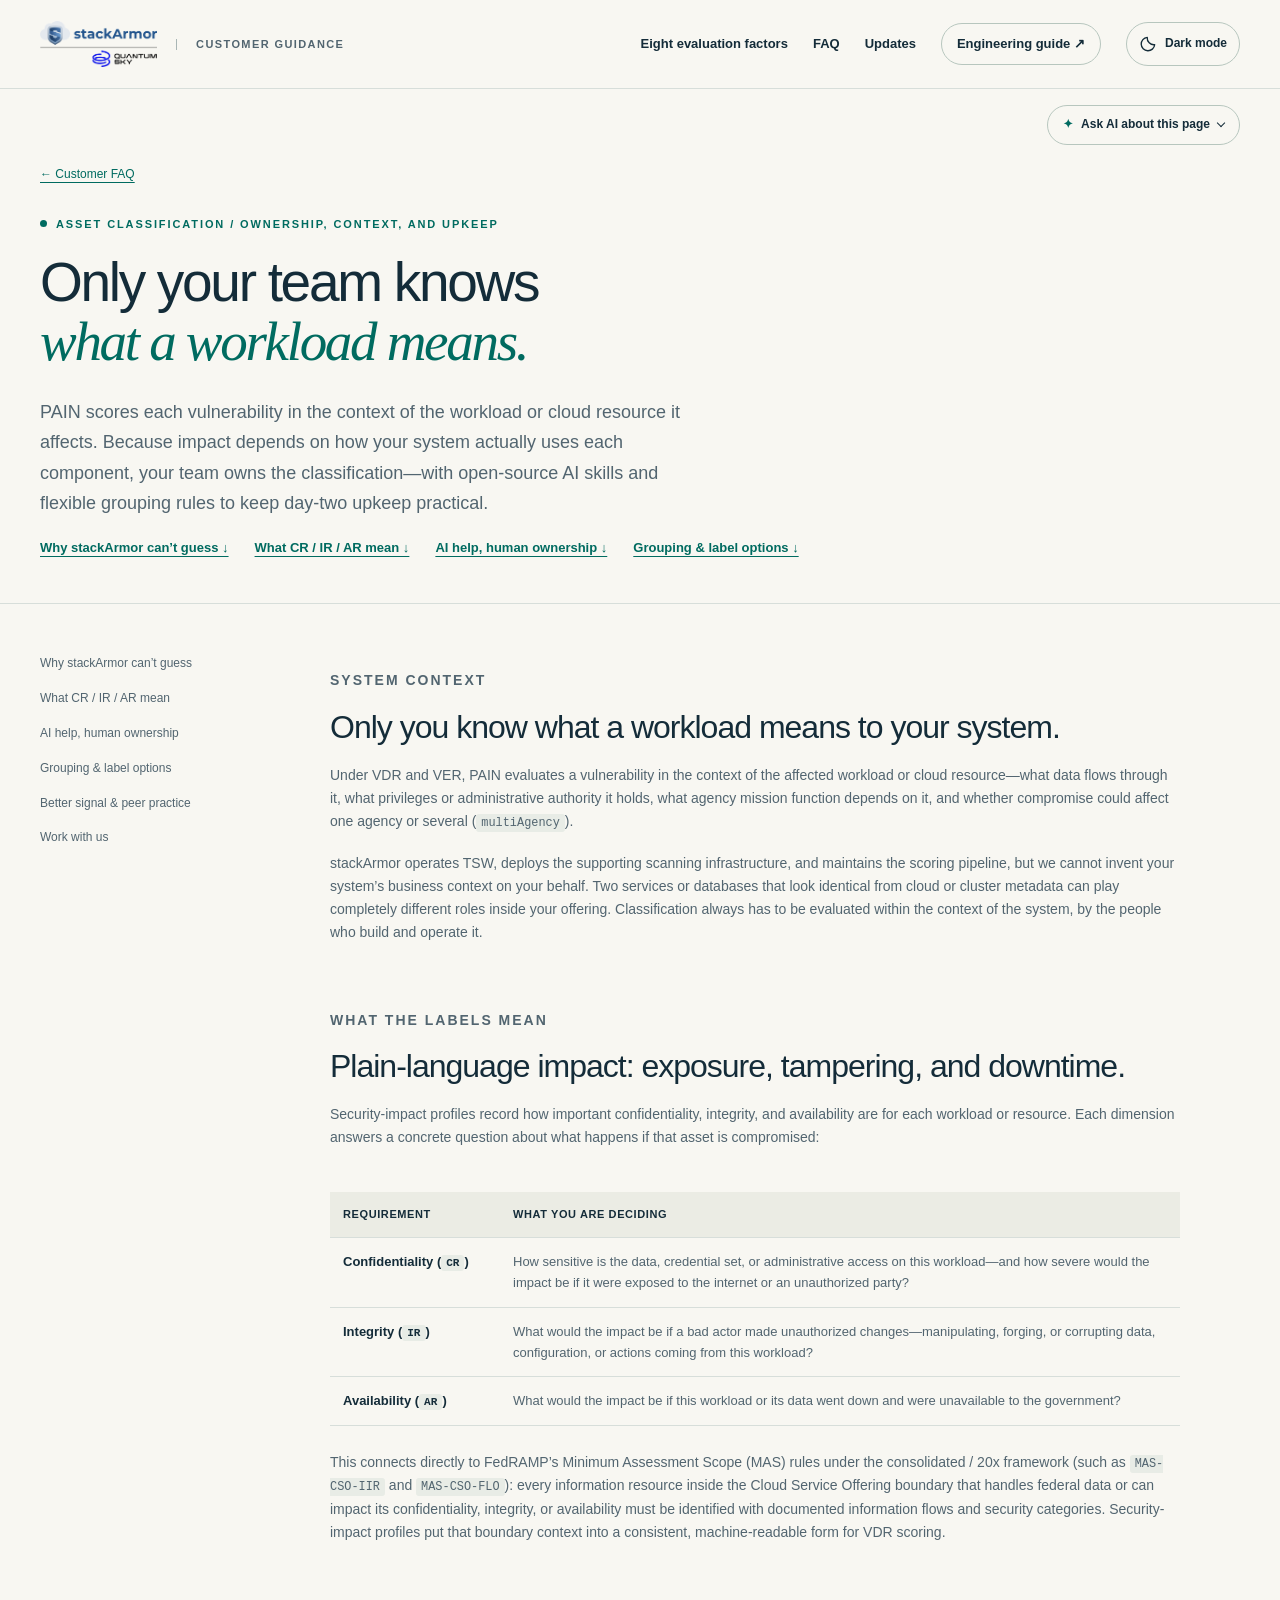
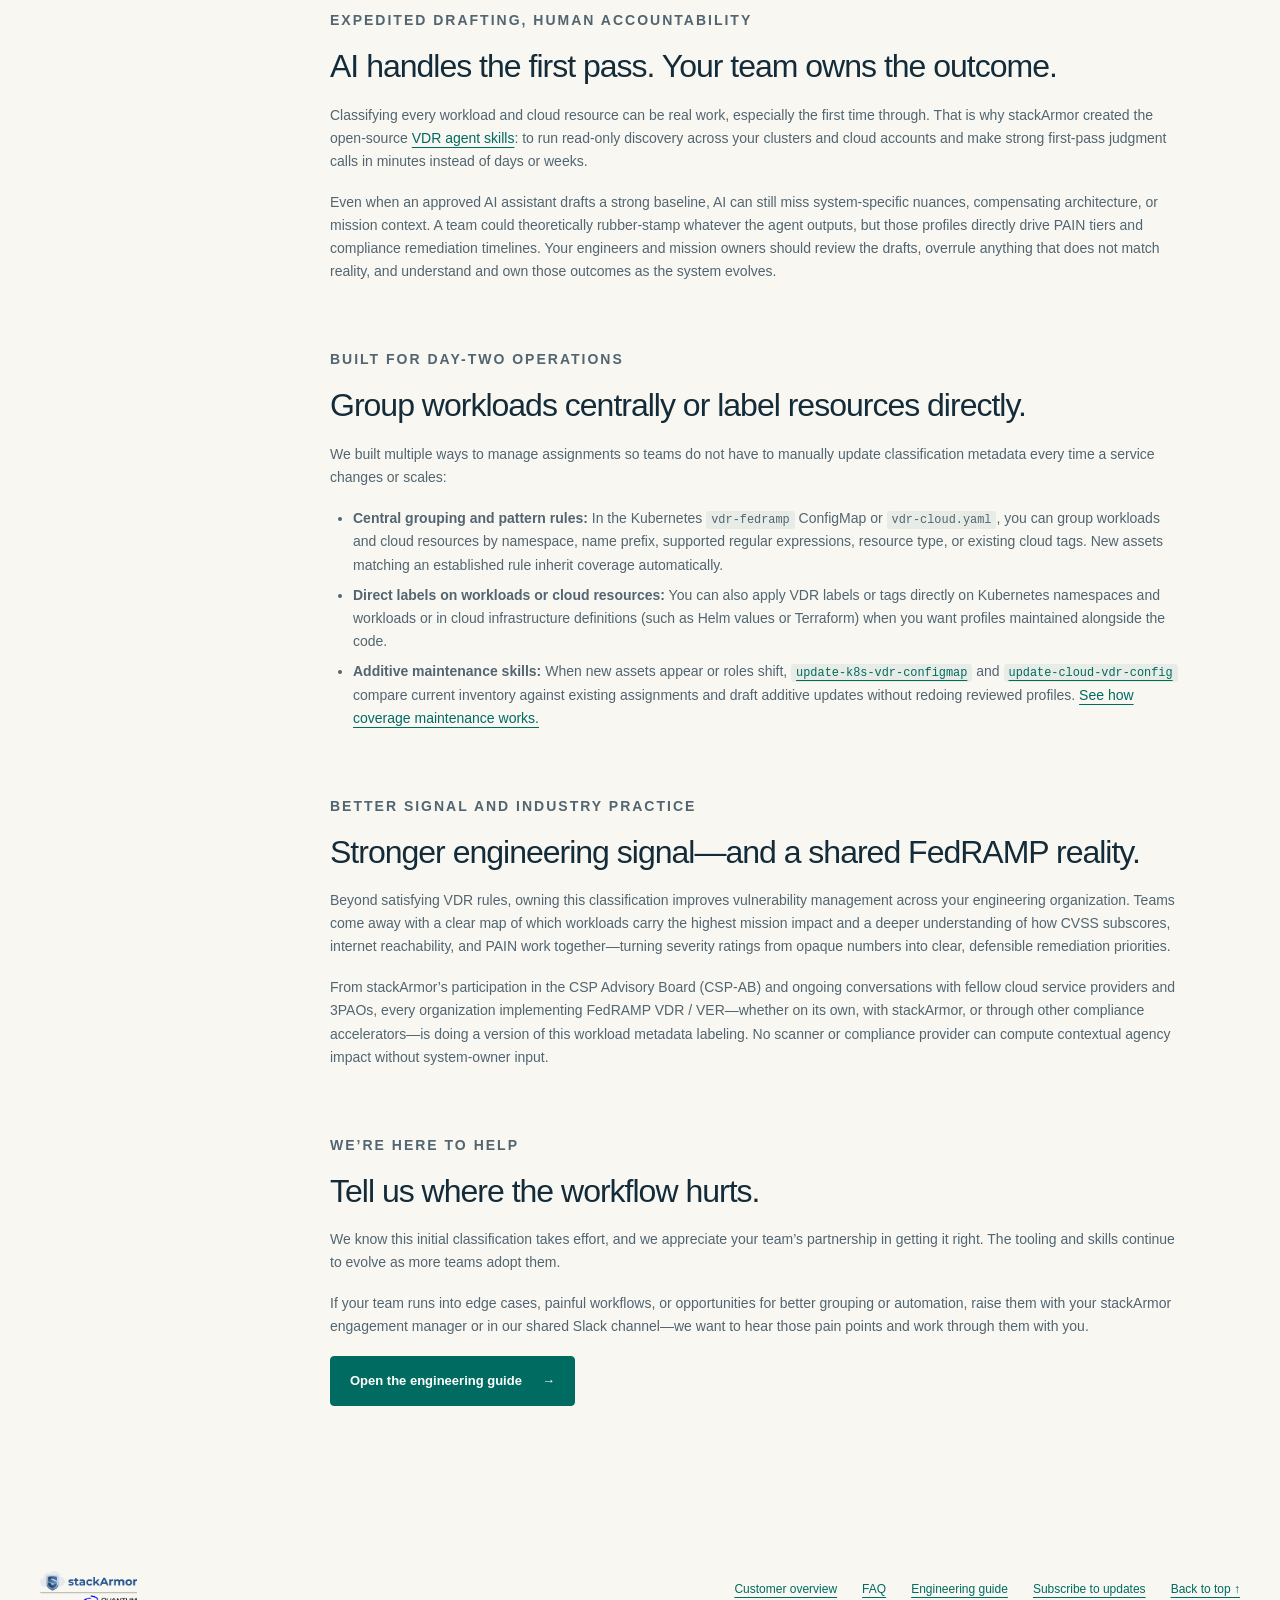
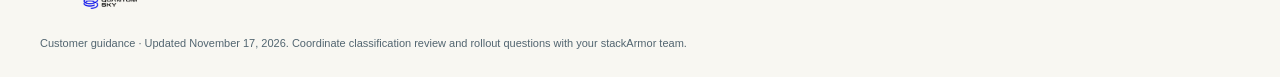
<file: workload-classification.html>
<!doctype html>
<html lang="en">
<head>
  <meta charset="utf-8">
  <meta name="viewport" content="width=device-width, initial-scale=1">
  <meta name="theme-color" content="#102d3b">
  <title>Why your team classifies its workloads | stackArmor</title>
  <meta name="description" content="Why your engineering and mission teams own workload classification for FedRAMP VDR / VER, what CR / IR / AR labels mean in practice, and how AI skills and grouping rules keep upkeep practical.">
  <link rel="icon" href="assets/favicon.svg" type="image/svg+xml">
  <script src="assets/theme.js?v=7749bf7907d3"></script>
  <link rel="stylesheet" href="assets/site.css?v=e3aed76b6a4a">
  <script defer src="assets/site.js?v=fd64253de602"></script>
  <link rel="alternate" type="application/atom+xml" title="stackArmor customer guidance — main branch updates" href="https://github.com/stackArmor/vdr-customer-guidance/commits/main.atom">
</head>
<body>
  <a class="skip" href="#main">Skip to content</a>
  <header class="header"><div class="wrap header-inner"><a class="brand" href="./" aria-label="stackArmor customer guidance home"><img class="brand-logo brand-logo-light" src="assets/stackarmor-logo.png" alt="stackArmor" width="117" height="46"><img class="brand-logo brand-logo-dark" src="assets/stackarmor-logo-white.png" alt="stackArmor" width="117" height="46"><span class="brand-label">Customer guidance</span></a><nav class="nav" aria-label="Main navigation"><a class="nav-context" href="evaluation-method.html#factors">Eight evaluation factors</a><a href="./#questions">FAQ</a><a href="./#updates">Updates</a><a class="nav-pill" href="engineer-guide.html">Engineering guide <span aria-hidden="true">↗</span></a><button class="theme-toggle" type="button" data-theme-toggle aria-label="Dark mode" aria-pressed="false" title="Turn on dark mode" hidden><svg width="18" height="18" viewBox="0 0 24 24" fill="none" stroke="currentColor" stroke-width="1.8" stroke-linecap="round" stroke-linejoin="round" aria-hidden="true"><path d="M20.9 13A9 9 0 0 1 11 3.1 9 9 0 1 0 20.9 13Z"/></svg><span>Dark mode</span></button></nav></div></header>
  <main id="main">
    <div class="wrap ai-row"><details class="ai-menu" data-ai-menu><summary><span class="ai-spark" aria-hidden="true">✦</span> Ask AI about this page<span class="ai-caret" aria-hidden="true"></span></summary><div class="ai-panel"><p>Short on time? Open this page in an AI assistant to get a quick summary and ask questions in plain language.</p><div class="ai-links"><a href="https://claude.ai/new?q=Read%20this%20stackArmor%20VDR%20%2F%20VER%20customer%20guidance%20page%3A%20https%3A%2F%2Fstackarmor.github.io%2Fvdr-customer-guidance%2Fworkload-classification.html%0A%0AStart%20with%20a%20short%20summary%20of%20what%20it%20covers%20and%20what%20my%20team%20needs%20to%20do.%20Then%20answer%20my%20follow-up%20questions%20using%20the%20page%20as%20your%20source%2C%20and%20tell%20me%20when%20something%20is%20not%20covered%20there." target="_blank" rel="noopener">Claude <span aria-hidden="true">↗</span></a><a href="https://chatgpt.com/?q=Read%20this%20stackArmor%20VDR%20%2F%20VER%20customer%20guidance%20page%3A%20https%3A%2F%2Fstackarmor.github.io%2Fvdr-customer-guidance%2Fworkload-classification.html%0A%0AStart%20with%20a%20short%20summary%20of%20what%20it%20covers%20and%20what%20my%20team%20needs%20to%20do.%20Then%20answer%20my%20follow-up%20questions%20using%20the%20page%20as%20your%20source%2C%20and%20tell%20me%20when%20something%20is%20not%20covered%20there." target="_blank" rel="noopener">ChatGPT <span aria-hidden="true">↗</span></a></div><p class="ai-note">Opens in a new tab. You may need to sign in.</p></div></details></div>
    <section class="guide-hero"><div class="wrap"><a class="back-link" href="./#questions">← Customer FAQ</a><p class="eyebrow">Asset classification / Ownership, context, and upkeep</p><h1>Only your team knows<br><em>what a workload means.</em></h1><p class="lede">PAIN scores each vulnerability in the context of the workload or cloud resource it affects. Because impact depends on how your system actually uses each component, your team owns the classification—with open-source AI skills and flexible grouping rules to keep day-two upkeep practical.</p><nav class="quick-links" aria-label="Classification rationale quick access"><a href="#why-you">Why stackArmor can’t guess ↓</a><a href="#cia-meaning">What CR / IR / AR mean ↓</a><a href="#ai-and-ownership">AI help, human ownership ↓</a><a href="#manageable-options">Grouping &amp; label options ↓</a></nav></div></section>
    <div class="wrap guide-layout">
      <nav class="guide-nav" aria-label="Workload classification sections"><a href="#why-you">Why stackArmor can’t guess</a><a href="#cia-meaning">What CR / IR / AR mean</a><a href="#ai-and-ownership">AI help, human ownership</a><a href="#manageable-options">Grouping &amp; label options</a><a href="#value-and-industry">Better signal &amp; peer practice</a><a href="#partnership">Work with us</a></nav>
      <div class="guide-content">
        <section id="why-you" aria-labelledby="why-you-title">
          <p class="kicker">System context</p><h2 id="why-you-title">Only you know what a workload means to your system.</h2>
          <p>Under VDR and VER, PAIN evaluates a vulnerability in the context of the affected workload or cloud resource—what data flows through it, what privileges or administrative authority it holds, what agency mission function depends on it, and whether compromise could affect one agency or several (<code>multiAgency</code>).</p>
          <p>stackArmor operates TSW, deploys the supporting scanning infrastructure, and maintains the scoring pipeline, but we cannot invent your system’s business context on your behalf. Two services or databases that look identical from cloud or cluster metadata can play completely different roles inside your offering. Classification always has to be evaluated within the context of the system, by the people who build and operate it.</p>
        </section>

        <section id="cia-meaning" aria-labelledby="cia-meaning-title">
          <p class="kicker">What the labels mean</p><h2 id="cia-meaning-title">Plain-language impact: exposure, tampering, and downtime.</h2>
          <p>Security-impact profiles record how important confidentiality, integrity, and availability are for each workload or resource. Each dimension answers a concrete question about what happens if that asset is compromised:</p>
          <div class="table-wrap"><table class="evaluation-table" aria-label="Plain-language meaning of CR, IR, and AR">
          <thead><tr><th scope="col">Requirement</th><th scope="col">What you are deciding</th></tr></thead>
          <tbody>
            <tr><th scope="row">Confidentiality (<code>CR</code>)</th><td>How sensitive is the data, credential set, or administrative access on this workload—and how severe would the impact be if it were exposed to the internet or an unauthorized party?</td></tr>
            <tr><th scope="row">Integrity (<code>IR</code>)</th><td>What would the impact be if a bad actor made unauthorized changes—manipulating, forging, or corrupting data, configuration, or actions coming from this workload?</td></tr>
            <tr><th scope="row">Availability (<code>AR</code>)</th><td>What would the impact be if this workload or its data went down and were unavailable to the government?</td></tr>
          </tbody>
          </table></div>
          <p>This connects directly to FedRAMP’s Minimum Assessment Scope (MAS) rules under the consolidated / 20x framework (such as <code>MAS-CSO-IIR</code> and <code>MAS-CSO-FLO</code>): every information resource inside the Cloud Service Offering boundary that handles federal data or can impact its confidentiality, integrity, or availability must be identified with documented information flows and security categories. Security-impact profiles put that boundary context into a consistent, machine-readable form for VDR scoring.</p>
        </section>

        <section id="ai-and-ownership" aria-labelledby="ai-and-ownership-title">
          <p class="kicker">Expedited drafting, human accountability</p><h2 id="ai-and-ownership-title">AI handles the first pass. Your team owns the outcome.</h2>
          <p>Classifying every workload and cloud resource can be real work, especially the first time through. That is why stackArmor created the open-source <a href="https://github.com/stackArmor/vdr-agent-skills">VDR agent skills</a>: to run read-only discovery across your clusters and cloud accounts and make strong first-pass judgment calls in minutes instead of days or weeks.</p>
          <p>Even when an approved AI assistant drafts a strong baseline, AI can still miss system-specific nuances, compensating architecture, or mission context. A team could theoretically rubber-stamp whatever the agent outputs, but those profiles directly drive PAIN tiers and compliance remediation timelines. Your engineers and mission owners should review the drafts, overrule anything that does not match reality, and understand and own those outcomes as the system evolves.</p>
        </section>

        <section id="manageable-options" aria-labelledby="manageable-options-title">
          <p class="kicker">Built for day-two operations</p><h2 id="manageable-options-title">Group workloads centrally or label resources directly.</h2>
          <p>We built multiple ways to manage assignments so teams do not have to manually update classification metadata every time a service changes or scales:</p>
          <ul>
            <li><strong>Central grouping and pattern rules:</strong> In the Kubernetes <code>vdr-fedramp</code> ConfigMap or <code>vdr-cloud.yaml</code>, you can group workloads and cloud resources by namespace, name prefix, supported regular expressions, resource type, or existing cloud tags. New assets matching an established rule inherit coverage automatically.</li>
            <li><strong>Direct labels on workloads or cloud resources:</strong> You can also apply VDR labels or tags directly on Kubernetes namespaces and workloads or in cloud infrastructure definitions (such as Helm values or Terraform) when you want profiles maintained alongside the code.</li>
            <li><strong>Additive maintenance skills:</strong> When new assets appear or roles shift, <a href="https://github.com/stackArmor/vdr-agent-skills/blob/main/skills/update-k8s-vdr-configmap/SKILL.md"><code>update-k8s-vdr-configmap</code></a> and <a href="https://github.com/stackArmor/vdr-agent-skills/blob/main/skills/update-cloud-vdr-config/SKILL.md"><code>update-cloud-vdr-config</code></a> compare current inventory against existing assignments and draft additive updates without redoing reviewed profiles. <a href="engineer-guide.html#maintenance">See how coverage maintenance works.</a></li>
          </ul>
        </section>

        <section id="value-and-industry" aria-labelledby="value-and-industry-title">
          <p class="kicker">Better signal and industry practice</p><h2 id="value-and-industry-title">Stronger engineering signal—and a shared FedRAMP reality.</h2>
          <p>Beyond satisfying VDR rules, owning this classification improves vulnerability management across your engineering organization. Teams come away with a clear map of which workloads carry the highest mission impact and a deeper understanding of how CVSS subscores, internet reachability, and PAIN work together—turning severity ratings from opaque numbers into clear, defensible remediation priorities.</p>
          <p>From stackArmor’s participation in the CSP Advisory Board (CSP-AB) and ongoing conversations with fellow cloud service providers and 3PAOs, every organization implementing FedRAMP VDR / VER—whether on its own, with stackArmor, or through other compliance accelerators—is doing a version of this workload metadata labeling. No scanner or compliance provider can compute contextual agency impact without system-owner input.</p>
        </section>

        <section id="partnership" aria-labelledby="partnership-title">
          <p class="kicker">We’re here to help</p><h2 id="partnership-title">Tell us where the workflow hurts.</h2>
          <p>We know this initial classification takes effort, and we appreciate your team’s partnership in getting it right. The tooling and skills continue to evolve as more teams adopt them.</p>
          <p>If your team runs into edge cases, painful workflows, or opportunities for better grouping or automation, raise them with your stackArmor engagement manager or in our shared Slack channel—we want to hear those pain points and work through them with you.</p>
          <a class="button" href="engineer-guide.html">Open the engineering guide <span aria-hidden="true">→</span></a>
        </section>
      </div>
    </div>
  </main>
  <footer class="footer wrap"><div class="footer-top"><a class="brand" href="https://stackarmor.com" aria-label="stackArmor"><img class="brand-logo brand-logo-light" src="assets/stackarmor-logo.png" alt="stackArmor" width="97" height="38"><img class="brand-logo brand-logo-dark" src="assets/stackarmor-logo-white.png" alt="stackArmor" width="97" height="38"></a><div class="footer-links"><a href="./">Customer overview</a><a href="./#questions">FAQ</a><a href="engineer-guide.html">Engineering guide</a><a href="./#updates">Subscribe to updates</a><a href="#main">Back to top ↑</a></div></div><p class="footer-note">Customer guidance · Updated November 17, 2026. Coordinate classification review and rollout questions with your stackArmor team.</p></footer>
</body>
</html>
</file>
<file: assets/site.css>
:root{--ink:#142c39;--navy:#102d3b;--muted:#526570;--paper:#f8f7f2;--white:#fff;--line:#d7deda;--teal:#006b60;--mint:#d9eee5;--lime:#d7f194;--sand:#ece6d8;--header-bg:rgba(248,247,242,.97);--surface:#eeeee6;--hover-surface:#eeeee5;--code-bg:#e8ece6;--table-bg:#ebece4;--warning-bg:#f0ebdf;--warning-border:#99723a;--warning-ink:#82602d;--badge-ink:#26584e;--brand-ink:var(--navy);--nav-border:#b7c6be;--secondary-border:#aebeb7;--action-bg:var(--teal);--action-ink:#fff;--action-hover:#00584e;--focus:#b56a15;color-scheme:light;--serif:Georgia,'Times New Roman',serif;--sans:Inter,ui-sans-serif,-apple-system,BlinkMacSystemFont,'Segoe UI',sans-serif}*{box-sizing:border-box}html{scroll-behavior:smooth;scroll-padding-top:100px}body{margin:0;background:var(--paper);color:var(--ink);font-family:var(--sans);font-size:16px;line-height:1.65}a{color:var(--teal);text-underline-offset:4px}a:hover{text-decoration-thickness:2px}button,input{font:inherit}button,a{-webkit-tap-highlight-color:transparent}button{cursor:pointer}a:focus-visible,button:focus-visible,input:focus-visible,summary:focus-visible{outline:3px solid var(--focus);outline-offset:5px}svg{flex-shrink:0}.wrap{width:min(1200px,calc(100% - 80px));margin-inline:auto}.skip{position:absolute;left:16px;top:-100px;background:var(--paper);padding:10px;z-index:20}.skip:focus{top:10px}.header{position:sticky;top:0;z-index:10;background:var(--header-bg);border-bottom:1px solid var(--line)}.header-inner{display:flex;align-items:center;justify-content:space-between;min-height:88px;gap:25px}.brand{display:inline-flex;align-items:center;text-decoration:none;white-space:nowrap;line-height:1;border-radius:4px}.brand-logo{display:block;height:46px;width:auto;max-width:140px;object-fit:contain}.brand-logo-dark{display:none}:root[data-theme="dark"] .brand-logo-light{display:none}:root[data-theme="dark"] .brand-logo-dark{display:block}:root[data-theme="dark"] .brand-label{border-left-color:var(--line)}@media(prefers-color-scheme:dark){:root:not([data-theme="light"]) .brand-logo-light{display:none}:root:not([data-theme="light"]) .brand-logo-dark{display:block}}@media print{.brand-logo-light{display:block!important}.brand-logo-dark{display:none!important}}.brand-label{font-size:11px;color:var(--muted);font-weight:700;text-transform:uppercase;letter-spacing:1.4px;border-left:1px solid #a9b6b5;padding-left:19px;margin-left:19px}.nav{display:flex;gap:25px;align-items:center}.nav a{font-size:13px;font-weight:650;color:var(--ink);text-decoration:none}.nav a:hover{color:var(--teal)}.nav .nav-pill{border:1px solid var(--nav-border);padding:9px 15px;border-radius:30px}.hero{padding:72px 0 58px}.eyebrow{text-transform:uppercase;letter-spacing:1.9px;font-size:11px;font-weight:750;color:var(--teal);display:flex;align-items:center;gap:9px;margin:0 0 20px}.eyebrow:before{content:'';height:7px;width:7px;background:var(--teal);border-radius:50%}.hero-grid{display:grid;grid-template-columns:1.45fr .8fr;gap:80px;align-items:center}h1,h2,h3,h4,p{margin-top:0}h1,h2{font-weight:400;letter-spacing:-2.3px;line-height:1.07}h1{font-size:clamp(44px,5.4vw,72px);max-width:790px;margin-bottom:25px}h1 em{color:var(--teal);font-family:var(--serif);font-weight:400}h2{font-size:clamp(34px,3.6vw,48px);margin-bottom:20px}h3{font-size:22px;line-height:1.3;letter-spacing:-.5px;font-weight:650}h4{font-size:16px;line-height:1.4}p{margin-bottom:18px}.lede{font-size:18px;line-height:1.7;color:var(--muted);max-width:650px}.actions{display:flex;flex-wrap:wrap;gap:12px;margin-top:27px}.button{display:inline-flex;align-items:center;justify-content:center;gap:20px;font-size:13px;font-weight:700;text-decoration:none;border:1px solid var(--teal);padding:13px 19px;border-radius:4px;background:var(--action-bg);color:var(--action-ink);min-height:48px}.button:hover{background:var(--action-hover);color:var(--action-ink);text-decoration:none}.button.secondary{background:transparent;color:var(--ink);border-color:var(--secondary-border)}.button.secondary:hover{background:var(--mint)}.button.light{color:var(--navy);background:var(--lime);border-color:var(--lime)}.hero-note{font-size:11px;letter-spacing:.2px;color:var(--muted);margin:20px 0 0}.date-panel{background:var(--navy);color:white;padding:32px 34px 0;border-radius:5px;position:relative;overflow:hidden}.date-panel:before{content:'';position:absolute;right:-65px;top:-65px;width:200px;height:200px;border:1px solid #456771;border-radius:50%;pointer-events:none}.date-panel .label{font-size:10px;letter-spacing:1.9px;color:#b6d6c8;text-transform:uppercase;margin-bottom:20px}.date-panel .date{font-family:var(--serif);font-size:72px;line-height:1;letter-spacing:-3px;margin-bottom:1px}.date-panel .year{font-size:14px;color:#b6d6c8;letter-spacing:5px;margin-bottom:25px}.date-panel .rule{height:1px;background:#3c5661;margin-bottom:22px}.date-panel h3{font-size:19px;max-width:250px;margin-bottom:13px}.date-panel p{font-size:13px;color:#c7d7dc;line-height:1.6}.date-panel a{color:var(--lime)}.date-panel .panel-bottom{margin:23px -34px 0;background:#204553;padding:16px 34px;font-size:11px;color:#d7e6e5;display:flex;justify-content:space-between;gap:10px}.intro-strip{border-block:1px solid var(--line);padding:25px 0;margin-top:50px;display:grid;grid-template-columns:1fr 1fr 1fr;gap:45px}.intro-strip strong{display:block;font-size:14px;margin-bottom:4px}.intro-strip p{font-size:12px;color:var(--muted);line-height:1.5;margin:0}.strip-num{font-family:var(--serif);font-size:25px;color:var(--teal);float:left;margin-right:16px;line-height:1.8}.section{padding:82px 0;border-bottom:1px solid var(--line)}.section-heading{display:grid;grid-template-columns:.9fr 1.1fr;gap:80px;margin-bottom:38px;align-items:start}.section-heading .intro{font-size:16px;color:var(--muted);padding-top:25px;max-width:610px}.kicker{font-size:10px;letter-spacing:2px;color:var(--teal);font-weight:750;text-transform:uppercase;margin-bottom:17px}.wide-copy{max-width:760px}.flow{display:grid;grid-template-columns:1fr 28px 1fr 28px 1fr;align-items:stretch;margin-top:32px}.flow-step{padding:26px 24px;background:var(--surface);border-top:2px solid var(--teal)}.flow-step small{color:var(--teal);font-size:10px;letter-spacing:1.6px;font-weight:700}.flow-step h3{font-size:19px;margin:12px 0}.flow-step p{font-size:13px;line-height:1.6;color:var(--muted);margin:0}.flow-arrow{align-self:center;text-align:center;color:var(--teal)}.notice{display:flex;gap:19px;padding:23px 25px;background:var(--mint);border-left:3px solid var(--teal);margin:30px 0 0}.notice .icon{font-family:var(--serif);font-size:24px;line-height:1.1;color:var(--teal)}.notice p{font-size:13px;margin:0;line-height:1.7}.notice strong{color:var(--ink)}.notice.warning{background:var(--warning-bg);border-color:var(--warning-border)}.notice.warning .icon{color:var(--warning-ink)}.split{display:grid;grid-template-columns:1fr 1fr;gap:50px}.profile-grid{display:grid;grid-template-columns:repeat(3,1fr);gap:0;border:1px solid var(--line);margin-bottom:35px}.profile-item{padding:26px 25px;border-right:1px solid var(--line)}.profile-item:last-child{border:0}.profile-item .initial{font-family:var(--serif);font-size:32px;color:var(--teal);margin-bottom:9px}.profile-item h3{font-size:16px;margin-bottom:9px}.profile-item p{font-size:13px;color:var(--muted);margin:0}.level{display:inline-block;font-size:10px;letter-spacing:1px;background:var(--mint);padding:4px 7px;margin-top:20px;color:var(--badge-ink);font-weight:650}.scope-options{margin:0;border-top:1px solid var(--line)}.scope-row{padding:22px 0;border-bottom:1px solid var(--line);display:grid;grid-template-columns:145px 1fr;gap:20px}.scope-row dt{font-size:13px;font-weight:700}.scope-row dd{font-size:13px;color:var(--muted);margin:0}.scope-row code{font-size:11px;display:inline-block;margin-top:7px}code{overflow-wrap:anywhere;font-family:'SFMono-Regular',Consolas,monospace;font-size:.85em;background:var(--code-bg);padding:2px 5px;border-radius:3px}ul,ol{padding-left:23px}li{margin-bottom:7px}.small{font-size:13px;color:var(--muted)}.text-link{font-size:13px;font-weight:650}.step-list{counter-reset:steps;border-top:1px solid var(--line)}.pilot-step{display:grid;grid-template-columns:65px 1fr 180px;gap:25px;padding:30px 0;border-bottom:1px solid var(--line);scroll-margin-top:100px}.step-num{font-family:var(--serif);font-size:33px;color:var(--teal);line-height:1.3}.pilot-step h3{margin-bottom:10px;font-size:22px}.pilot-step p{color:var(--muted);font-size:14px;max-width:730px;margin:0 0 12px}.pilot-step .step-meta{font-size:10px;letter-spacing:1.1px;font-weight:750;color:var(--teal);text-transform:uppercase;align-self:start;padding-top:9px;text-align:right}.pilot-step .step-meta span{display:block;color:var(--muted);text-transform:none;letter-spacing:0;font-size:12px;font-weight:400;margin-top:9px}.pilot-step .text-link{display:inline-flex;gap:8px}.two-paths{display:grid;grid-template-columns:1fr 1fr;gap:30px}.path{border-top:2px solid var(--teal);padding:24px 0 0}.path h3{font-size:20px}.path p{font-size:14px;color:var(--muted)}.dark-section{background:var(--navy);color:white;padding:80px 0}.dark-section .kicker{color:var(--lime)}.dark-section h2{max-width:560px}.dark-section .intro{color:#bbd1d8}.timeline{display:grid;grid-template-columns:repeat(3,1fr);gap:40px;margin-top:30px}.milestone{border-top:1px solid #5d7a82;padding-top:25px;position:relative}.milestone:before{content:'';position:absolute;top:-5px;left:0;width:9px;height:9px;border-radius:50%;background:var(--lime)}.milestone .when{color:var(--lime);text-transform:uppercase;font-size:10px;letter-spacing:1.7px;margin-bottom:13px}.milestone h3{font-size:21px;margin-bottom:12px}.milestone p{font-size:13px;color:#c7d7dc;line-height:1.7}.milestone a{color:var(--lime)}.faq-layout{display:grid;grid-template-columns:.75fr 1.25fr;gap:80px}details{border-top:1px solid var(--line)}details:last-child{border-bottom:1px solid var(--line)}summary{font-size:15px;font-weight:650;padding:22px 32px 22px 0;cursor:pointer;list-style:none;position:relative}summary::-webkit-details-marker{display:none}summary:after{content:'+';position:absolute;right:2px;top:18px;font-size:23px;font-weight:400;color:var(--teal)}details[open] summary:after{content:'−'}details p,details ul{font-size:13px;color:var(--muted);margin-bottom:20px}details p:last-child{padding-bottom:5px}.resource-list{border-top:1px solid var(--line)}.resource{display:grid;grid-template-columns:220px 1fr 25px;gap:35px;border-bottom:1px solid var(--line);padding:24px 0;text-decoration:none;color:var(--ink);align-items:start}.resource:hover{background:var(--hover-surface)}.resource .resource-title{font-weight:650;font-size:15px}.resource .resource-description{font-size:13px;color:var(--muted)}.resource .resource-arrow{color:var(--teal);font-size:21px}.contact-band{background:var(--mint);padding:42px;margin-top:45px;display:flex;align-items:center;justify-content:space-between;gap:40px}.contact-band h3{font-size:26px;margin-bottom:10px}.contact-band p{font-size:14px;color:var(--muted);margin:0;max-width:650px}.footer{padding:35px 0 27px}.footer-top{display:flex;align-items:center;justify-content:space-between;gap:25px;margin-bottom:25px}.footer .brand-logo{height:38px;max-width:115px}.footer-links{display:flex;gap:25px;font-size:12px}.footer-note{font-size:11px;color:var(--muted);line-height:1.7;max-width:850px;margin-bottom:0}.guide-hero{padding:55px 0 45px;border-bottom:1px solid var(--line)}.guide-hero h1{font-size:55px;max-width:900px}.back-link{display:inline-block;font-size:12px;margin-bottom:30px}.guide-layout{display:grid;grid-template-columns:210px 1fr;gap:80px;padding:50px 0 80px}.guide-nav{position:sticky;top:120px;align-self:start;display:grid;gap:15px}.guide-nav a{font-size:12px;text-decoration:none;color:var(--muted)}.guide-nav a:hover{color:var(--teal)}.guide-content{min-width:0;max-width:850px}.guide-content section{padding-top:15px;margin-bottom:50px;scroll-margin-top:110px}.guide-content h2{font-size:32px;letter-spacing:-1px}.guide-content p,.guide-content li{font-size:14px;color:var(--muted)}.guide-content h3{font-size:20px;margin-top:30px}.command{background:var(--navy);border-radius:5px;margin:20px 0;overflow:hidden}.command-head{padding:9px 15px;border-bottom:1px solid #365361;color:#b8d5cb;display:flex;align-items:center;justify-content:space-between;font-size:10px;letter-spacing:1px}.command pre{margin:0;padding:19px;overflow-x:auto;font-size:12px;line-height:1.8;color:#f3f8ec}.command code{overflow-wrap:normal;padding:0;background:none;font-size:inherit;color:inherit;white-space:pre}.copy-button{background:none;border:1px solid #678780;border-radius:3px;color:#d9eee5;font-size:10px;padding:3px 8px;letter-spacing:.4px}.copy-button:hover{background:#294b59}.table-wrap{overflow-x:auto}table{border-collapse:collapse;width:100%;font-size:13px;margin:25px 0}th{text-align:left;font-weight:650;font-size:11px;text-transform:uppercase;letter-spacing:.6px;background:var(--table-bg)}td,th{padding:13px;border-bottom:1px solid var(--line);vertical-align:top}td{color:var(--muted)}.visually-hidden{position:absolute;width:1px;height:1px;padding:0;margin:-1px;overflow:hidden;clip:rect(0,0,0,0);white-space:nowrap;border:0}
@media(min-width:1500px){.hero{padding-top:90px}.hero-grid{gap:110px}}@media(max-width:1050px){.brand-label{display:none}.hero-grid{gap:40px;grid-template-columns:1.2fr .8fr}.nav{gap:18px}.wrap{width:calc(100% - 56px)}.section-heading,.faq-layout{gap:40px}.hero h1{font-size:55px}.guide-layout{gap:40px}.date-panel{padding-inline:25px}.date-panel .panel-bottom{margin-inline:-25px;padding-inline:25px}.pilot-step{grid-template-columns:50px 1fr 130px}}@media(max-width:750px){html{scroll-padding-top:85px}.wrap{width:calc(100% - 36px)}.header-inner{min-height:72px;gap:15px}.brand-logo{height:40px;max-width:120px}.footer .brand-logo{height:34px;max-width:105px}.nav{gap:15px}.nav a{font-size:11px}.nav .nav-context{display:none}.nav .nav-pill{padding:7px 12px}.hero{padding:40px 0}.hero-grid,.section-heading,.split,.faq-layout,.guide-layout{grid-template-columns:1fr;gap:28px}.hero h1{font-size:48px;letter-spacing:-1.7px}.hero .lede{font-size:16px}.date-panel{padding-top:25px}.date-panel .date{font-size:60px}.date-panel h3{max-width:none}.date-panel .panel-bottom{margin-top:20px}.intro-strip{grid-template-columns:1fr;gap:21px;margin-top:32px;padding:23px 0}.strip-num{font-size:23px;margin-right:15px;line-height:1.7}.intro-strip p{font-size:12px}.section{padding:52px 0}.section-heading{margin-bottom:25px}.section-heading .intro{padding-top:0}.section h2,.dark-section h2{font-size:37px;letter-spacing:-1.3px}.flow{grid-template-columns:1fr;gap:0}.flow-arrow{padding:9px;transform:rotate(90deg)}.flow-step{padding:22px}.profile-grid{grid-template-columns:1fr}.profile-item{border-right:0;border-bottom:1px solid var(--line);display:grid;grid-template-columns:45px 1fr;column-gap:15px;padding:20px}.profile-item h3{align-self:center}.profile-item p{grid-column:2}.profile-item .initial{grid-row:1/3}.profile-item .level{grid-column:2;justify-self:start;margin-top:12px}.pilot-step{grid-template-columns:37px 1fr;gap:15px;padding:25px 0}.pilot-step .step-meta{grid-column:2;grid-row:1;text-align:left;padding-top:0;margin-bottom:20px}.pilot-step .step-meta span{display:none}.pilot-step .step-copy{grid-column:2;grid-row:1;padding-top:28px}.pilot-step .step-num{grid-column:1;grid-row:1;font-size:28px}.pilot-step h3{font-size:21px}.two-paths,.timeline{grid-template-columns:1fr;gap:25px}.dark-section{padding:52px 0}.timeline{margin-top:10px}.milestone{padding-top:18px}.milestone p{margin-bottom:0}.notice{padding:20px;gap:14px}.scope-row{grid-template-columns:1fr;gap:12px}.resource{grid-template-columns:1fr 22px;gap:6px 15px;padding:21px 0}.resource .resource-description{grid-row:2;grid-column:1}.resource .resource-arrow{grid-row:1/3;grid-column:2}.contact-band{padding:27px;display:block}.contact-band .button{margin-top:23px}.footer-top{align-items:flex-start;gap:20px}.footer-links{flex-direction:column;gap:8px}.guide-hero{padding:30px 0}.guide-hero h1{font-size:41px;letter-spacing:-1.5px}.guide-layout{padding-top:30px}.guide-nav{position:static;display:flex;flex-wrap:wrap;gap:10px 20px;border-bottom:1px solid var(--line);padding-bottom:25px}.command pre{font-size:11px;padding:15px}.guide-content h2{font-size:29px}.table-wrap{margin-inline:-3px}.resource-title{font-size:14px}.actions .button{font-size:12px}}
@media(prefers-reduced-motion:reduce){html{scroll-behavior:auto}*{transition:none!important}}@media print{.header,.actions,.guide-nav,.copy-button,.footer-links{display:none}.wrap{width:100%}body{font-size:11pt;background:white}.section,.dark-section{padding:25px 0}.hero{padding:20px 0}.hero-grid{display:block}.date-panel{display:none}.hero h1{font-size:35pt}.section h2{font-size:25pt}.dark-section{background:#fff;color:var(--ink)}.dark-section p,.dark-section .kicker,.milestone .when{color:var(--ink)}.flow,.timeline{break-inside:avoid}.pilot-step,.profile-grid,.notice,.resource{break-inside:avoid}details>*{display:block!important}summary:after{display:none}.guide-layout{display:block}.guide-content{max-width:none}.command{background:#f1f3ef}.command pre{color:#142c39}.contact-band{display:block}a{color:inherit}.section-heading{gap:35px}.guide-content section{margin-bottom:30px}}

.scope-row dt code{white-space:nowrap}

.quick-links{display:flex;flex-wrap:wrap;gap:12px 26px;margin-top:18px}.quick-links a{font-size:13px;font-weight:650}.subscription-grid{display:grid;grid-template-columns:repeat(3,minmax(0,1fr));gap:30px;margin-top:40px}.subscription-option{border-top:2px solid var(--teal);padding-top:22px;min-width:0}.subscription-option h3{font-size:20px}.subscription-option p{font-size:13px;color:var(--muted)}.feed-note{margin:28px 0 0}.footer-links{flex-wrap:wrap}
@media(max-width:900px){.nav .nav-context{display:none}}
@media(max-width:750px){.subscription-grid{grid-template-columns:1fr;gap:25px}}
@media(max-width:600px){html{scroll-padding-top:140px}.header-inner{flex-wrap:wrap;padding-block:12px;gap:8px}.header-inner>.brand{flex-basis:100%}.nav{width:100%;justify-content:space-between;gap:15px;min-height:39px}.nav>a{display:inline-flex;align-items:center;min-height:39px}.quick-links{gap:12px 22px}}

.classification-paths{margin-bottom:40px}.classification-table{min-width:620px}
.evaluation-table tbody th,.component-example tbody th{text-transform:none;letter-spacing:0;font-size:13px;background:transparent}.evaluation-table tbody th{width:170px}.method-references{margin-top:28px}
@media(max-width:750px){.evaluation-table tbody th{width:110px}.evaluation-table td,.evaluation-table th,.component-example td,.component-example th{padding:12px 8px}}


/* Appearance preference is set before styles load; print keeps the light palette. */
@media screen {
  :root[data-theme="dark"]{color-scheme:dark;--ink:#e5ecef;--muted:#a5b8c2;--paper:#0d1820;--white:#16262f;--line:#30444e;--teal:#76d9bb;--mint:#163a35;--sand:#273139;--header-bg:rgba(13,24,32,.97);--surface:#182a34;--hover-surface:#1c3039;--code-bg:#20343e;--table-bg:#1b2e38;--warning-bg:#352e20;--warning-border:#b99756;--warning-ink:#edcc87;--badge-ink:#a6e5d2;--brand-ink:#e5ecef;--nav-border:#506771;--secondary-border:#506771;--action-bg:#76d9bb;--action-ink:#102d3b;--action-hover:#a1ead5;--focus:#f3c77c}
}
.theme-toggle{display:inline-flex;align-items:center;justify-content:center;gap:8px;min-width:44px;min-height:44px;padding:9px 12px;border:1px solid var(--nav-border);border-radius:30px;background:transparent;color:var(--ink);font-size:12px;font-weight:650;white-space:nowrap}.theme-toggle[hidden]{display:none}.theme-toggle:hover,.theme-toggle[aria-pressed="true"]{background:var(--mint);border-color:var(--teal)}
@media(max-width:1200px){.brand-label{display:none}.nav{gap:18px}}
@media(max-width:1050px){.nav .nav-context{display:none}}
@media(max-width:750px){.theme-toggle{padding:9px}.theme-toggle span{display:none}}
@media(max-width:600px){.nav{gap:10px}}

.readiness-card{border:1px solid var(--line);border-top:3px solid var(--teal);background:var(--surface);padding:28px;margin-bottom:36px}.readiness-card fieldset{border:0;padding:0;margin:0;min-width:0}.readiness-card legend{font-size:22px;font-weight:650;padding:0;margin-bottom:12px}.readiness-progress{display:flex;align-items:center;gap:20px;margin:18px 0}.readiness-progress progress{width:180px;height:10px;accent-color:var(--teal);flex-shrink:0}.readiness-progress p{margin:0}.readiness-list{list-style:none;padding:0;margin:0;border-top:1px solid var(--line)}.readiness-list li{display:grid;grid-template-columns:minmax(0,1fr) auto;gap:6px 20px;border-bottom:1px solid var(--line);padding:12px 0;margin:0}.readiness-label,.readiness-na{display:flex;align-items:flex-start;gap:12px;min-height:44px;padding:8px 0;cursor:pointer;font-size:14px;line-height:1.6}.readiness-label input,.readiness-na input{width:20px;height:20px;margin:2px 0 0;flex-shrink:0;accent-color:var(--teal)}.readiness-label input:disabled{opacity:.5}.readiness-na{grid-column:1/-1;margin-left:32px;color:var(--muted);font-size:12px}.readiness-list li>a{font-size:12px;align-self:center;white-space:nowrap}.readiness-footer{display:flex;justify-content:space-between;align-items:center;gap:20px;margin-top:20px}.readiness-footer p{margin:0}.readiness-reset{background:transparent;color:var(--ink);border:1px solid var(--nav-border);border-radius:4px;min-height:44px;padding:8px 12px;white-space:nowrap;font-size:12px}.readiness-reset:hover{background:var(--mint)}.readiness-done{margin:34px 0}.readiness-done .two-paths{margin-bottom:20px}.readiness-done .path{padding-top:18px}.editorial-todo{border-left:3px solid var(--warning-border);padding:10px 14px;background:var(--warning-bg)}.faq-label{color:var(--muted)}
@media(max-width:750px){.readiness-card{padding:20px}.readiness-progress,.readiness-footer{align-items:flex-start;flex-direction:column;gap:10px}.readiness-progress progress{width:100%}.readiness-list li{grid-template-columns:1fr}.readiness-list li>a{margin-left:32px;white-space:normal}.readiness-na{margin-left:32px}.readiness-footer{margin-top:18px}}
@media print{.readiness-card{background:white;break-inside:auto}.readiness-reset{display:none}.readiness-progress{display:none}.readiness-list li{break-inside:avoid}}
.glossary-title{margin:48px 0 4px}.glossary .scope-row dt{font-size:12px}.classification-paths+.two-paths{margin-top:40px}#optional{margin-top:40px}
.faq-group-title{font-size:11px;letter-spacing:1.6px;text-transform:uppercase;font-weight:750;color:var(--teal);margin:34px 0 4px}.faq-group-title:first-child{margin-top:0}details:has(+.faq-group-title){border-bottom:1px solid var(--line)}
.guide-nav .nav-group{font-size:10px;letter-spacing:1.6px;text-transform:uppercase;font-weight:750;color:var(--teal);margin-top:10px}.guide-nav .nav-group:first-child{margin-top:0}
@media(max-width:750px){.guide-nav .nav-group{flex-basis:100%;margin-top:6px}}
.ai-row{display:flex;justify-content:flex-end;position:relative;z-index:5;padding-top:16px;margin-bottom:-40px}.ai-menu{position:relative;border:0!important}.ai-menu summary{display:inline-flex;align-items:center;gap:8px;min-height:40px;padding:8px 15px;border:1px solid var(--nav-border);border-radius:30px;background:var(--paper);font-size:12px;font-weight:650;color:var(--ink);white-space:nowrap}.ai-menu summary:after{content:none}.ai-menu summary:hover,.ai-menu[open] summary{background:var(--mint);border-color:var(--teal)}.ai-spark{color:var(--teal)}.ai-caret{width:6px;height:6px;border-right:1.5px solid currentColor;border-bottom:1.5px solid currentColor;transform:translateY(-2px) rotate(45deg);transition:transform .15s}.ai-menu[open] .ai-caret{transform:translateY(1px) rotate(225deg)}.ai-panel{position:absolute;right:0;top:calc(100% + 8px);width:min(300px,calc(100vw - 36px));padding:18px;background:var(--paper);border:1px solid var(--line);border-radius:6px;box-shadow:0 10px 28px rgba(16,45,59,.16)}.ai-menu .ai-panel p{font-size:13px;line-height:1.55;color:var(--ink);margin:0 0 14px}.ai-links{display:grid;grid-template-columns:1fr 1fr;gap:8px}.ai-links a{display:inline-flex;align-items:center;justify-content:center;gap:6px;min-height:40px;border:1px solid var(--secondary-border);border-radius:4px;font-size:13px;font-weight:700;color:var(--ink);text-decoration:none}.ai-links a:hover{background:var(--mint);border-color:var(--teal)}.ai-menu .ai-panel .ai-note{font-size:11px;color:var(--muted);margin:12px 0 0}@media(max-width:750px){.ai-row{padding-top:12px;margin-bottom:-12px}}@media print{.ai-row{display:none}}
.ai-float{position:fixed;right:24px;bottom:24px;z-index:30;opacity:0;visibility:hidden;transform:translateY(12px);transition:opacity .2s,transform .2s,visibility .2s}.ai-float.is-visible{opacity:1;visibility:visible;transform:none}.ai-float .ai-menu summary{min-height:46px;padding:10px 18px;background:var(--action-bg);color:var(--action-ink);border-color:var(--action-bg);box-shadow:0 6px 20px rgba(16,45,59,.22)}.ai-float .ai-spark{color:inherit}.ai-float .ai-menu summary:hover,.ai-float .ai-menu[open] summary{background:var(--action-hover);border-color:var(--action-hover);color:var(--action-ink)}.ai-float .ai-panel{top:auto;bottom:calc(100% + 10px)}@media(max-width:750px){.ai-float{right:16px;bottom:16px}}@media print{.ai-float{display:none}}

.rollout-note{margin-top:36px;padding:24px;border:1px solid #54737a;border-radius:5px}.rollout-note h3{margin-bottom:8px}.rollout-note p{margin:0;color:#c7d7dc}.rollout-note a{color:var(--lime)}
</file>
